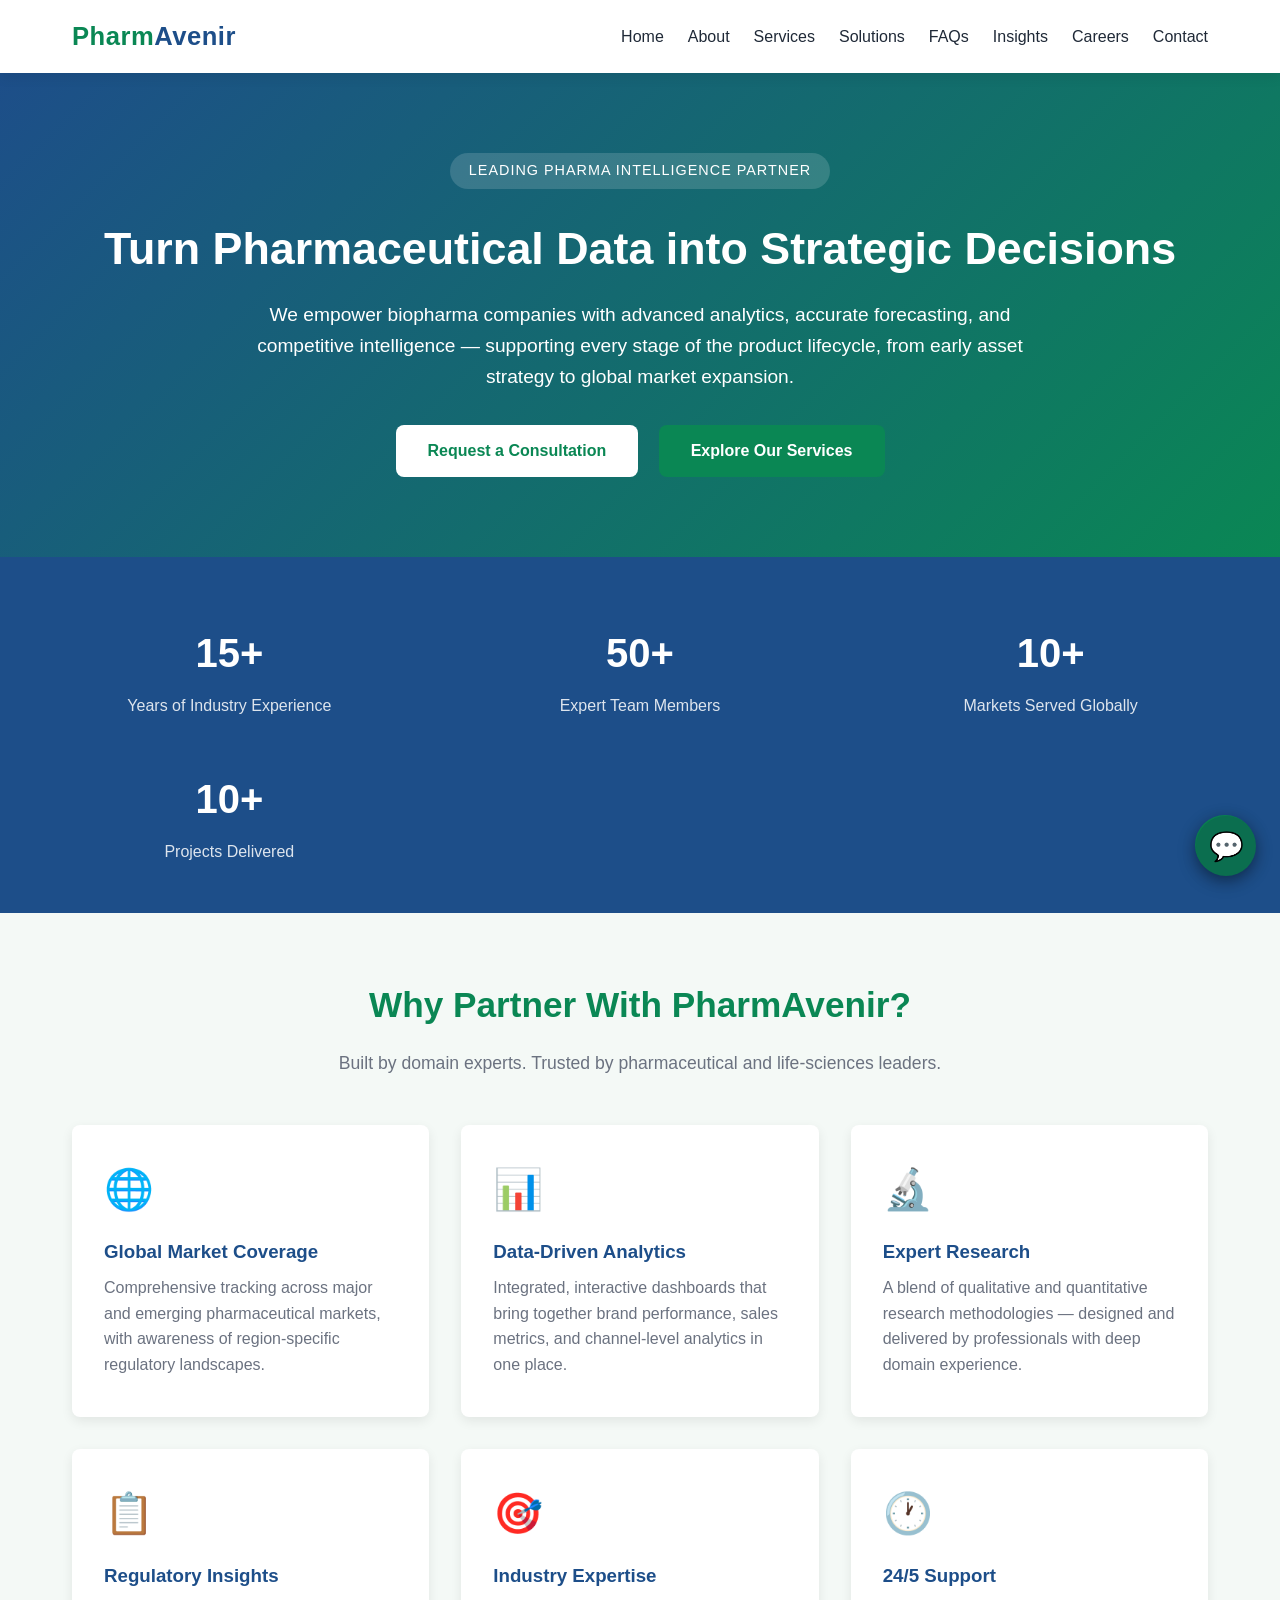
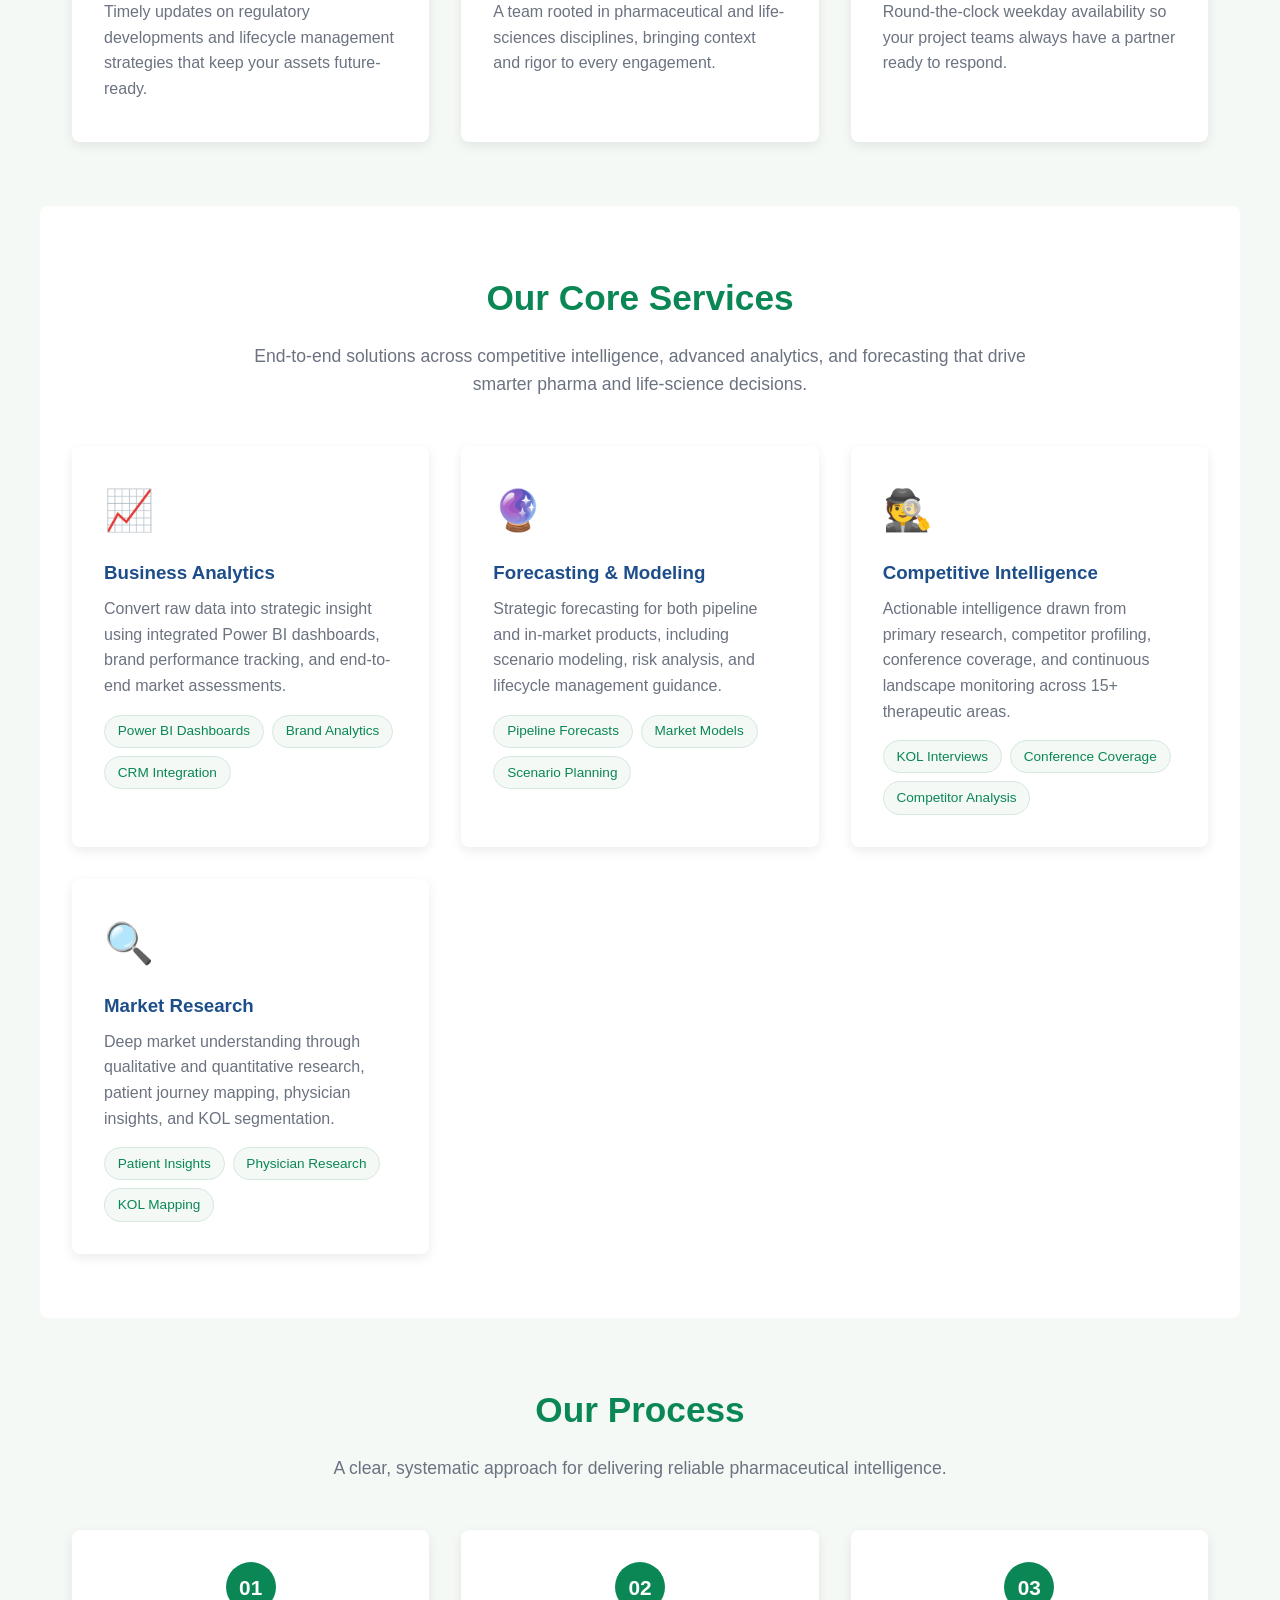
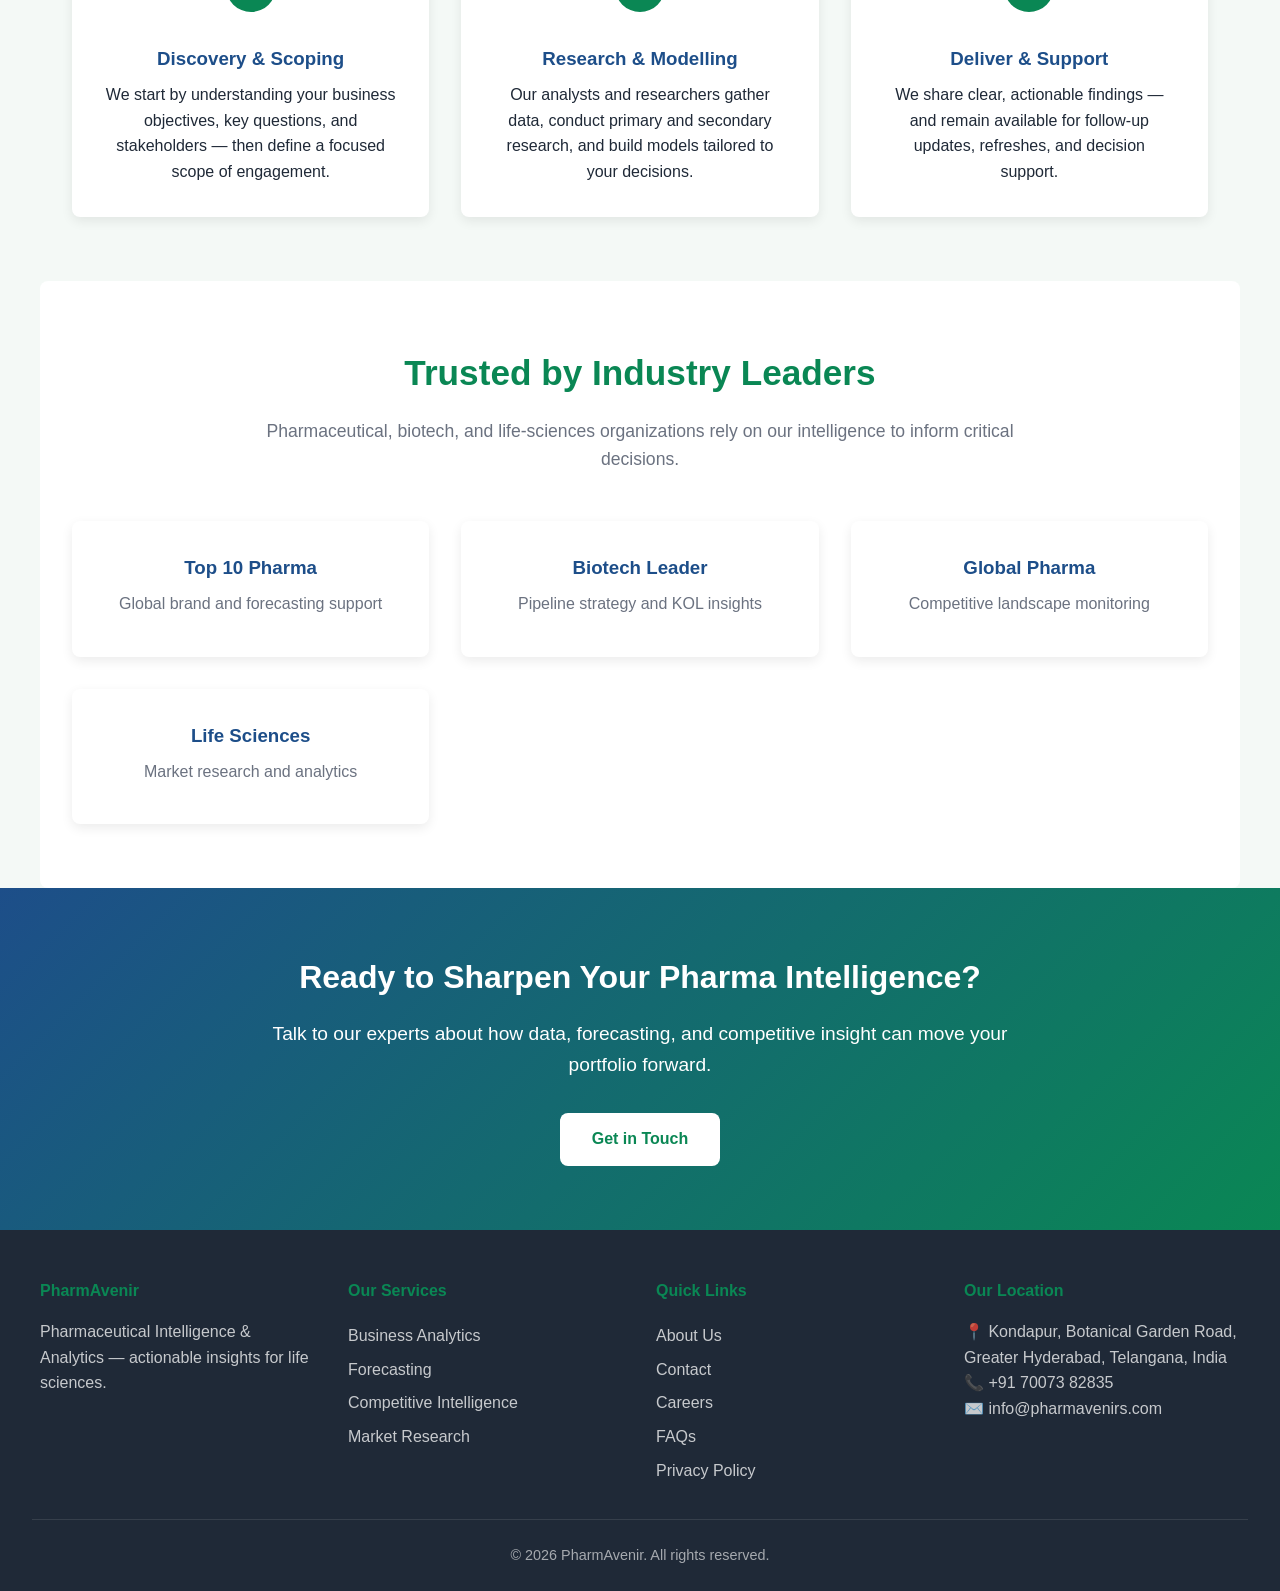
<file: index.html>
<!DOCTYPE html>
<html lang="en">
<head>
<meta charset="UTF-8">
<meta name="viewport" content="width=device-width, initial-scale=1.0">
<title>PharmAvenir — Pharmaceutical Intelligence & Analytics</title>
<meta name="description" content="PharmAvenir is a leading pharmaceutical intelligence partner offering competitive intelligence, advanced analytics, forecasting, and market research for biopharma companies worldwide.">
<link rel="stylesheet" href="styles.css">
</head>
<body>

<header>
  <div class="nav-container">
    <a href="index.html" class="logo">Pharm<span>Avenir</span></a>
    <nav>
      <ul>
        <li><a href="index.html">Home</a></li>
        <li><a href="about.html">About</a></li>
        <li><a href="services.html">Services</a></li>
        <li><a href="products.html">Solutions</a></li>
        <li><a href="faqs.html">FAQs</a></li>
        <li><a href="blog.html">Insights</a></li>
        <li><a href="careers.html">Careers</a></li>
        <li><a href="contact.html">Contact</a></li>
      </ul>
    </nav>
  </div>
</header>

<section class="hero">
  <span class="tag">LEADING PHARMA INTELLIGENCE PARTNER</span>
  <h1>Turn Pharmaceutical Data into Strategic Decisions</h1>
  <p>We empower biopharma companies with advanced analytics, accurate forecasting, and competitive intelligence — supporting every stage of the product lifecycle, from early asset strategy to global market expansion.</p>
  <a href="contact.html" class="btn">Request a Consultation</a>
  <a href="services.html" class="btn btn-primary" style="margin-left:1rem;">Explore Our Services</a>
</section>

<section class="stats">
  <div class="grid">
    <div><h3>15+</h3><p>Years of Industry Experience</p></div>
    <div><h3>50+</h3><p>Expert Team Members</p></div>
    <div><h3>10+</h3><p>Markets Served Globally</p></div>
    <div><h3>10+</h3><p>Projects Delivered</p></div>
  </div>
</section>

<section class="content">
  <h2>Why Partner With PharmAvenir?</h2>
  <p class="subtitle">Built by domain experts. Trusted by pharmaceutical and life-sciences leaders.</p>

  <div class="grid">
    <div class="card">
      <div class="icon">🌐</div>
      <h3>Global Market Coverage</h3>
      <p>Comprehensive tracking across major and emerging pharmaceutical markets, with awareness of region-specific regulatory landscapes.</p>
    </div>
    <div class="card">
      <div class="icon">📊</div>
      <h3>Data-Driven Analytics</h3>
      <p>Integrated, interactive dashboards that bring together brand performance, sales metrics, and channel-level analytics in one place.</p>
    </div>
    <div class="card">
      <div class="icon">🔬</div>
      <h3>Expert Research</h3>
      <p>A blend of qualitative and quantitative research methodologies — designed and delivered by professionals with deep domain experience.</p>
    </div>
    <div class="card">
      <div class="icon">📋</div>
      <h3>Regulatory Insights</h3>
      <p>Timely updates on regulatory developments and lifecycle management strategies that keep your assets future-ready.</p>
    </div>
    <div class="card">
      <div class="icon">🎯</div>
      <h3>Industry Expertise</h3>
      <p>A team rooted in pharmaceutical and life-sciences disciplines, bringing context and rigor to every engagement.</p>
    </div>
    <div class="card">
      <div class="icon">🕐</div>
      <h3>24/5 Support</h3>
      <p>Round-the-clock weekday availability so your project teams always have a partner ready to respond.</p>
    </div>
  </div>
</section>

<section class="content" style="background:var(--white); border-radius:var(--radius);">
  <h2>Our Core Services</h2>
  <p class="subtitle">End-to-end solutions across competitive intelligence, advanced analytics, and forecasting that drive smarter pharma and life-science decisions.</p>

  <div class="grid">

    <div class="card">
      <div class="icon">📈</div>
      <h3>Business Analytics</h3>
      <p>Convert raw data into strategic insight using integrated Power BI dashboards, brand performance tracking, and end-to-end market assessments.</p>
      <div class="tags">
        <span>Power BI Dashboards</span>
        <span>Brand Analytics</span>
        <span>CRM Integration</span>
      </div>
    </div>

    <div class="card">
      <div class="icon">🔮</div>
      <h3>Forecasting & Modeling</h3>
      <p>Strategic forecasting for both pipeline and in-market products, including scenario modeling, risk analysis, and lifecycle management guidance.</p>
      <div class="tags">
        <span>Pipeline Forecasts</span>
        <span>Market Models</span>
        <span>Scenario Planning</span>
      </div>
    </div>

    <div class="card">
      <div class="icon">🕵️</div>
      <h3>Competitive Intelligence</h3>
      <p>Actionable intelligence drawn from primary research, competitor profiling, conference coverage, and continuous landscape monitoring across 15+ therapeutic areas.</p>
      <div class="tags">
        <span>KOL Interviews</span>
        <span>Conference Coverage</span>
        <span>Competitor Analysis</span>
      </div>
    </div>

    <div class="card">
      <div class="icon">🔍</div>
      <h3>Market Research</h3>
      <p>Deep market understanding through qualitative and quantitative research, patient journey mapping, physician insights, and KOL segmentation.</p>
      <div class="tags">
        <span>Patient Insights</span>
        <span>Physician Research</span>
        <span>KOL Mapping</span>
      </div>
    </div>

  </div>
</section>

<section class="content">
  <h2>Our Process</h2>
  <p class="subtitle">A clear, systematic approach for delivering reliable pharmaceutical intelligence.</p>

  <div class="process">
    <div class="step">
      <div class="num">01</div>
      <h3>Discovery & Scoping</h3>
      <p>We start by understanding your business objectives, key questions, and stakeholders — then define a focused scope of engagement.</p>
    </div>
    <div class="step">
      <div class="num">02</div>
      <h3>Research & Modelling</h3>
      <p>Our analysts and researchers gather data, conduct primary and secondary research, and build models tailored to your decisions.</p>
    </div>
    <div class="step">
      <div class="num">03</div>
      <h3>Deliver & Support</h3>
      <p>We share clear, actionable findings — and remain available for follow-up updates, refreshes, and decision support.</p>
    </div>
  </div>
</section>

<section class="content" style="background:var(--white); border-radius:var(--radius);">
  <h2>Trusted by Industry Leaders</h2>
  <p class="subtitle">Pharmaceutical, biotech, and life-sciences organizations rely on our intelligence to inform critical decisions.</p>
  <div class="grid" style="text-align:center;">
    <div class="card"><h3>Top 10 Pharma</h3><p>Global brand and forecasting support</p></div>
    <div class="card"><h3>Biotech Leader</h3><p>Pipeline strategy and KOL insights</p></div>
    <div class="card"><h3>Global Pharma</h3><p>Competitive landscape monitoring</p></div>
    <div class="card"><h3>Life Sciences</h3><p>Market research and analytics</p></div>
  </div>
</section>

<section class="hero" style="padding:4rem 2rem;">
  <h1 style="font-size:2rem;">Ready to Sharpen Your Pharma Intelligence?</h1>
  <p>Talk to our experts about how data, forecasting, and competitive insight can move your portfolio forward.</p>
  <a href="contact.html" class="btn">Get in Touch</a>
</section>

<a class="chatbot-bubble" href="#" title="Chat with PharmaBot">💬</a>

<footer>
  <div class="footer-grid">
    <div>
      <h4>PharmAvenir</h4>
      <p style="color:rgba(255,255,255,0.75);">Pharmaceutical Intelligence & Analytics — actionable insights for life sciences.</p>
    </div>
    <div>
      <h4>Our Services</h4>
      <a href="services.html">Business Analytics</a>
      <a href="services.html">Forecasting</a>
      <a href="services.html">Competitive Intelligence</a>
      <a href="services.html">Market Research</a>
    </div>
    <div>
      <h4>Quick Links</h4>
      <a href="about.html">About Us</a>
      <a href="contact.html">Contact</a>
      <a href="careers.html">Careers</a>
      <a href="faqs.html">FAQs</a>
      <a href="privacy.html">Privacy Policy</a>
    </div>
    <div>
      <h4>Our Location</h4>
      <p style="color:rgba(255,255,255,0.75);">📍 Kondapur, Botanical Garden Road,<br>Greater Hyderabad, Telangana, India</p>
      <p style="color:rgba(255,255,255,0.75);">📞 +91 70073 82835</p>
      <p style="color:rgba(255,255,255,0.75);">✉️ info@pharmavenirs.com</p>
    </div>
  </div>
  <div class="footer-bottom">
    &copy; 2026 PharmAvenir. All rights reserved.
  </div>
</footer>

<script src="js/chatbot.js"></script>
</body>
</html>
</file>
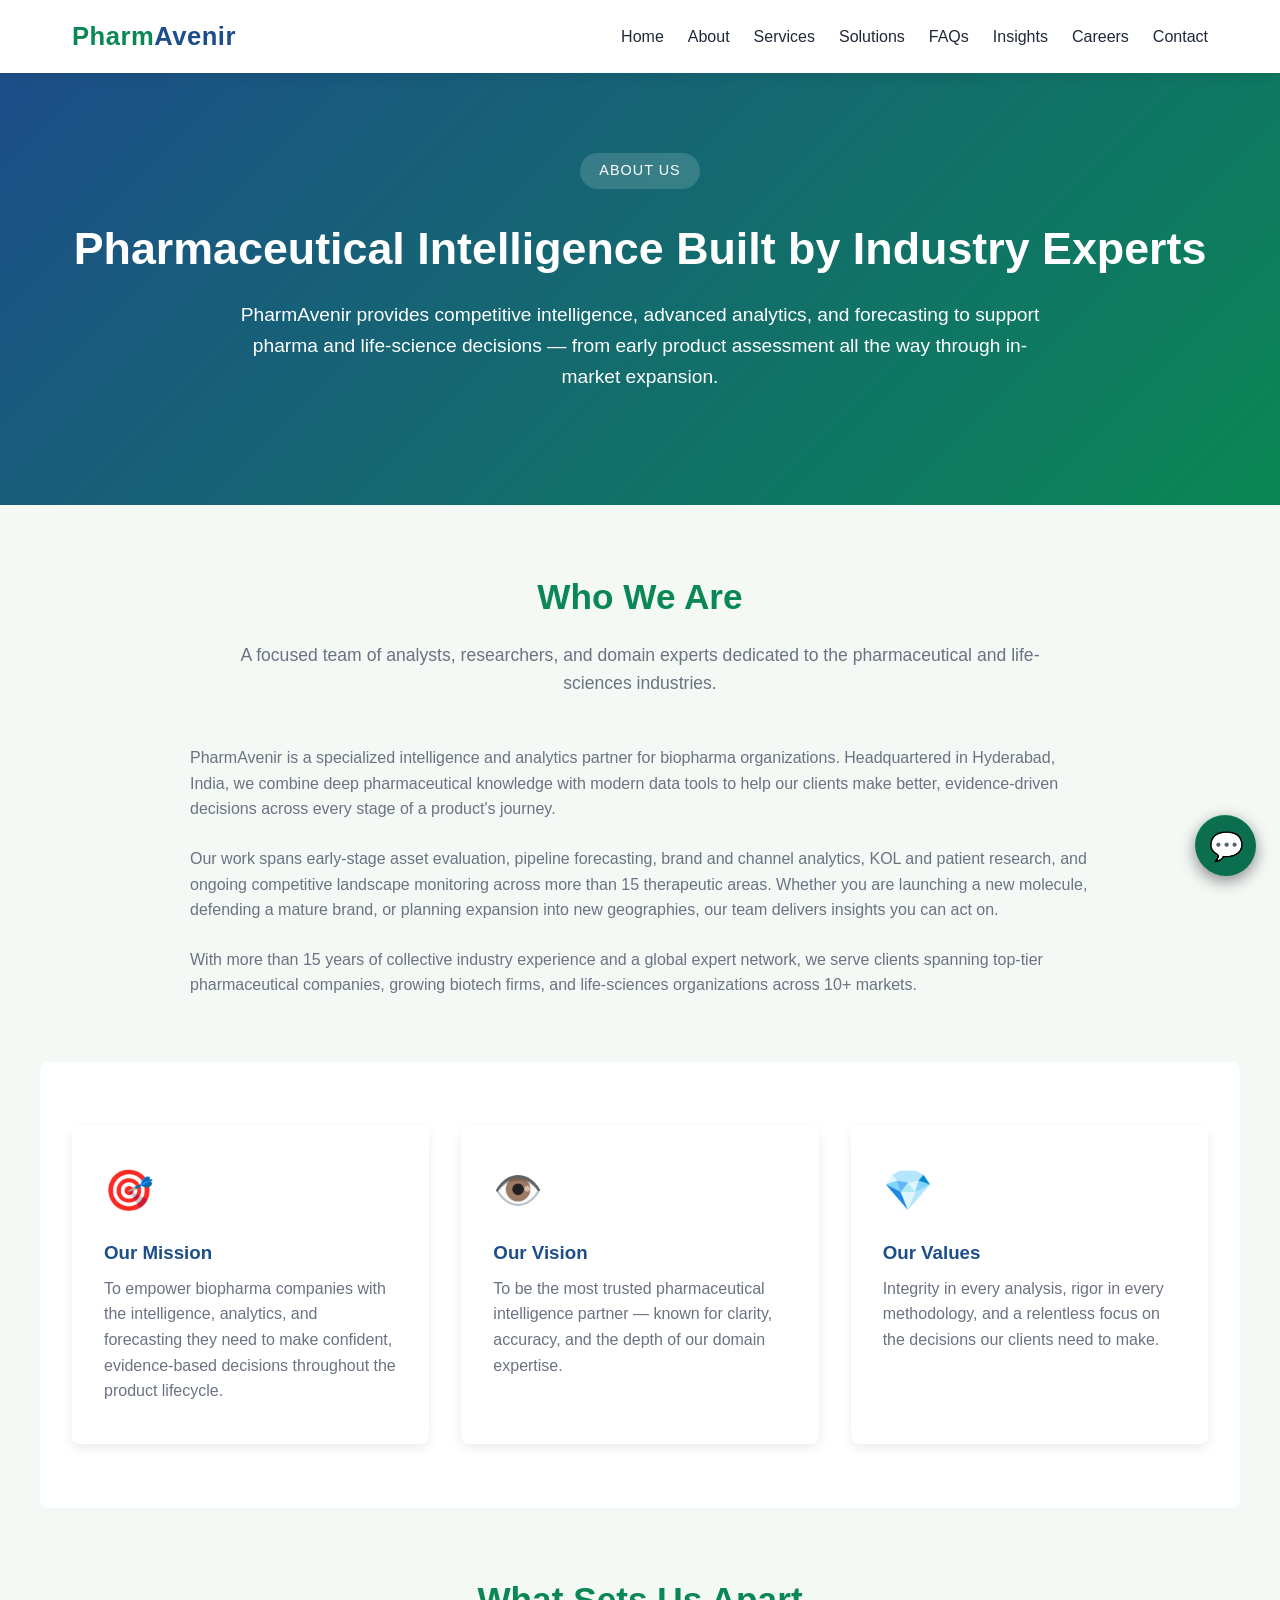
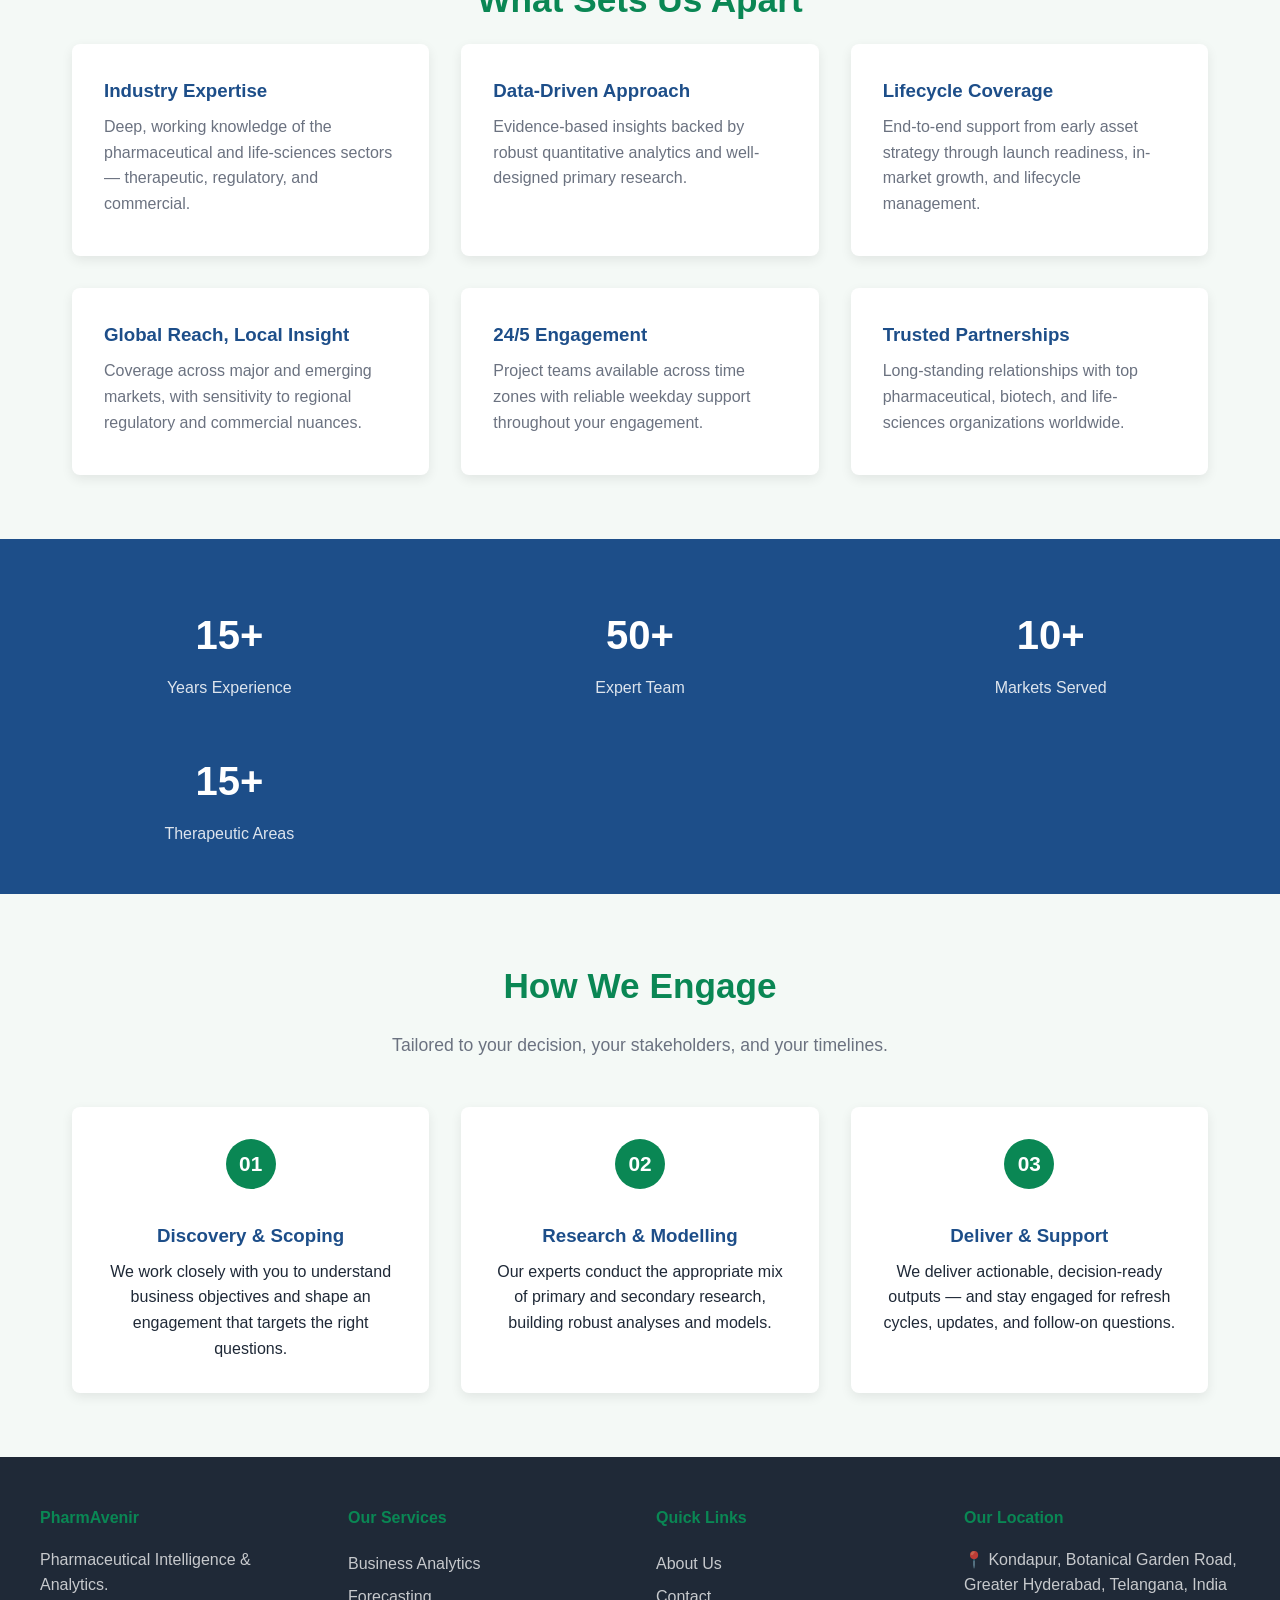
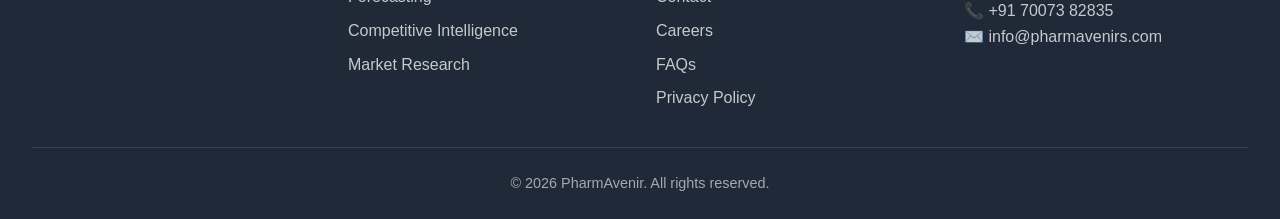
<file: about.html>
<!DOCTYPE html>
<html lang="en">
<head>
<meta charset="UTF-8">
<meta name="viewport" content="width=device-width, initial-scale=1.0">
<title>About Us — PharmAvenir</title>
<meta name="description" content="PharmAvenir is a pharmaceutical intelligence and analytics consultancy headquartered in Hyderabad, India, supporting biopharma decisions across the product lifecycle.">
<link rel="stylesheet" href="styles.css">
</head>
<body>

<header>
  <div class="nav-container">
    <a href="index.html" class="logo">Pharm<span>Avenir</span></a>
    <nav>
      <ul>
        <li><a href="index.html">Home</a></li>
        <li><a href="about.html">About</a></li>
        <li><a href="services.html">Services</a></li>
        <li><a href="products.html">Solutions</a></li>
        <li><a href="faqs.html">FAQs</a></li>
        <li><a href="blog.html">Insights</a></li>
        <li><a href="careers.html">Careers</a></li>
        <li><a href="contact.html">Contact</a></li>
      </ul>
    </nav>
  </div>
</header>

<section class="hero">
  <span class="tag">ABOUT US</span>
  <h1>Pharmaceutical Intelligence Built by Industry Experts</h1>
  <p>PharmAvenir provides competitive intelligence, advanced analytics, and forecasting to support pharma and life-science decisions — from early product assessment all the way through in-market expansion.</p>
</section>

<section class="content">
  <h2>Who We Are</h2>
  <p class="subtitle">A focused team of analysts, researchers, and domain experts dedicated to the pharmaceutical and life-sciences industries.</p>
  <p style="max-width:900px;margin:0 auto 1.5rem;color:var(--gray);">
    PharmAvenir is a specialized intelligence and analytics partner for biopharma organizations. Headquartered in Hyderabad, India, we combine deep pharmaceutical knowledge with modern data tools to help our clients make better, evidence-driven decisions across every stage of a product's journey.
  </p>
  <p style="max-width:900px;margin:0 auto 1.5rem;color:var(--gray);">
    Our work spans early-stage asset evaluation, pipeline forecasting, brand and channel analytics, KOL and patient research, and ongoing competitive landscape monitoring across more than 15 therapeutic areas. Whether you are launching a new molecule, defending a mature brand, or planning expansion into new geographies, our team delivers insights you can act on.
  </p>
  <p style="max-width:900px;margin:0 auto;color:var(--gray);">
    With more than 15 years of collective industry experience and a global expert network, we serve clients spanning top-tier pharmaceutical companies, growing biotech firms, and life-sciences organizations across 10+ markets.
  </p>
</section>

<section class="content" style="background:var(--white); border-radius:var(--radius);">
  <div class="grid">
    <div class="card">
      <div class="icon">🎯</div>
      <h3>Our Mission</h3>
      <p>To empower biopharma companies with the intelligence, analytics, and forecasting they need to make confident, evidence-based decisions throughout the product lifecycle.</p>
    </div>
    <div class="card">
      <div class="icon">👁️</div>
      <h3>Our Vision</h3>
      <p>To be the most trusted pharmaceutical intelligence partner — known for clarity, accuracy, and the depth of our domain expertise.</p>
    </div>
    <div class="card">
      <div class="icon">💎</div>
      <h3>Our Values</h3>
      <p>Integrity in every analysis, rigor in every methodology, and a relentless focus on the decisions our clients need to make.</p>
    </div>
  </div>
</section>

<section class="content">
  <h2>What Sets Us Apart</h2>
  <div class="grid">
    <div class="card">
      <h3>Industry Expertise</h3>
      <p>Deep, working knowledge of the pharmaceutical and life-sciences sectors — therapeutic, regulatory, and commercial.</p>
    </div>
    <div class="card">
      <h3>Data-Driven Approach</h3>
      <p>Evidence-based insights backed by robust quantitative analytics and well-designed primary research.</p>
    </div>
    <div class="card">
      <h3>Lifecycle Coverage</h3>
      <p>End-to-end support from early asset strategy through launch readiness, in-market growth, and lifecycle management.</p>
    </div>
    <div class="card">
      <h3>Global Reach, Local Insight</h3>
      <p>Coverage across major and emerging markets, with sensitivity to regional regulatory and commercial nuances.</p>
    </div>
    <div class="card">
      <h3>24/5 Engagement</h3>
      <p>Project teams available across time zones with reliable weekday support throughout your engagement.</p>
    </div>
    <div class="card">
      <h3>Trusted Partnerships</h3>
      <p>Long-standing relationships with top pharmaceutical, biotech, and life-sciences organizations worldwide.</p>
    </div>
  </div>
</section>

<section class="stats">
  <div class="grid">
    <div><h3>15+</h3><p>Years Experience</p></div>
    <div><h3>50+</h3><p>Expert Team</p></div>
    <div><h3>10+</h3><p>Markets Served</p></div>
    <div><h3>15+</h3><p>Therapeutic Areas</p></div>
  </div>
</section>

<section class="content">
  <h2>How We Engage</h2>
  <p class="subtitle">Tailored to your decision, your stakeholders, and your timelines.</p>
  <div class="process">
    <div class="step">
      <div class="num">01</div>
      <h3>Discovery & Scoping</h3>
      <p>We work closely with you to understand business objectives and shape an engagement that targets the right questions.</p>
    </div>
    <div class="step">
      <div class="num">02</div>
      <h3>Research & Modelling</h3>
      <p>Our experts conduct the appropriate mix of primary and secondary research, building robust analyses and models.</p>
    </div>
    <div class="step">
      <div class="num">03</div>
      <h3>Deliver & Support</h3>
      <p>We deliver actionable, decision-ready outputs — and stay engaged for refresh cycles, updates, and follow-on questions.</p>
    </div>
  </div>
</section>

<a class="chatbot-bubble" href="#" title="Chat with PharmaBot">💬</a>

<footer>
  <div class="footer-grid">
    <div><h4>PharmAvenir</h4><p style="color:rgba(255,255,255,0.75);">Pharmaceutical Intelligence & Analytics.</p></div>
    <div><h4>Our Services</h4><a href="services.html">Business Analytics</a><a href="services.html">Forecasting</a><a href="services.html">Competitive Intelligence</a><a href="services.html">Market Research</a></div>
    <div><h4>Quick Links</h4><a href="about.html">About Us</a><a href="contact.html">Contact</a><a href="careers.html">Careers</a><a href="faqs.html">FAQs</a><a href="privacy.html">Privacy Policy</a></div>
    <div><h4>Our Location</h4><p style="color:rgba(255,255,255,0.75);">📍 Kondapur, Botanical Garden Road,<br>Greater Hyderabad, Telangana, India</p><p style="color:rgba(255,255,255,0.75);">📞 +91 70073 82835</p><p style="color:rgba(255,255,255,0.75);">✉️ info@pharmavenirs.com</p></div>
  </div>
  <div class="footer-bottom">&copy; 2026 PharmAvenir. All rights reserved.</div>
</footer>

<script src="js/chatbot.js"></script>
</body>
</html>
</file>
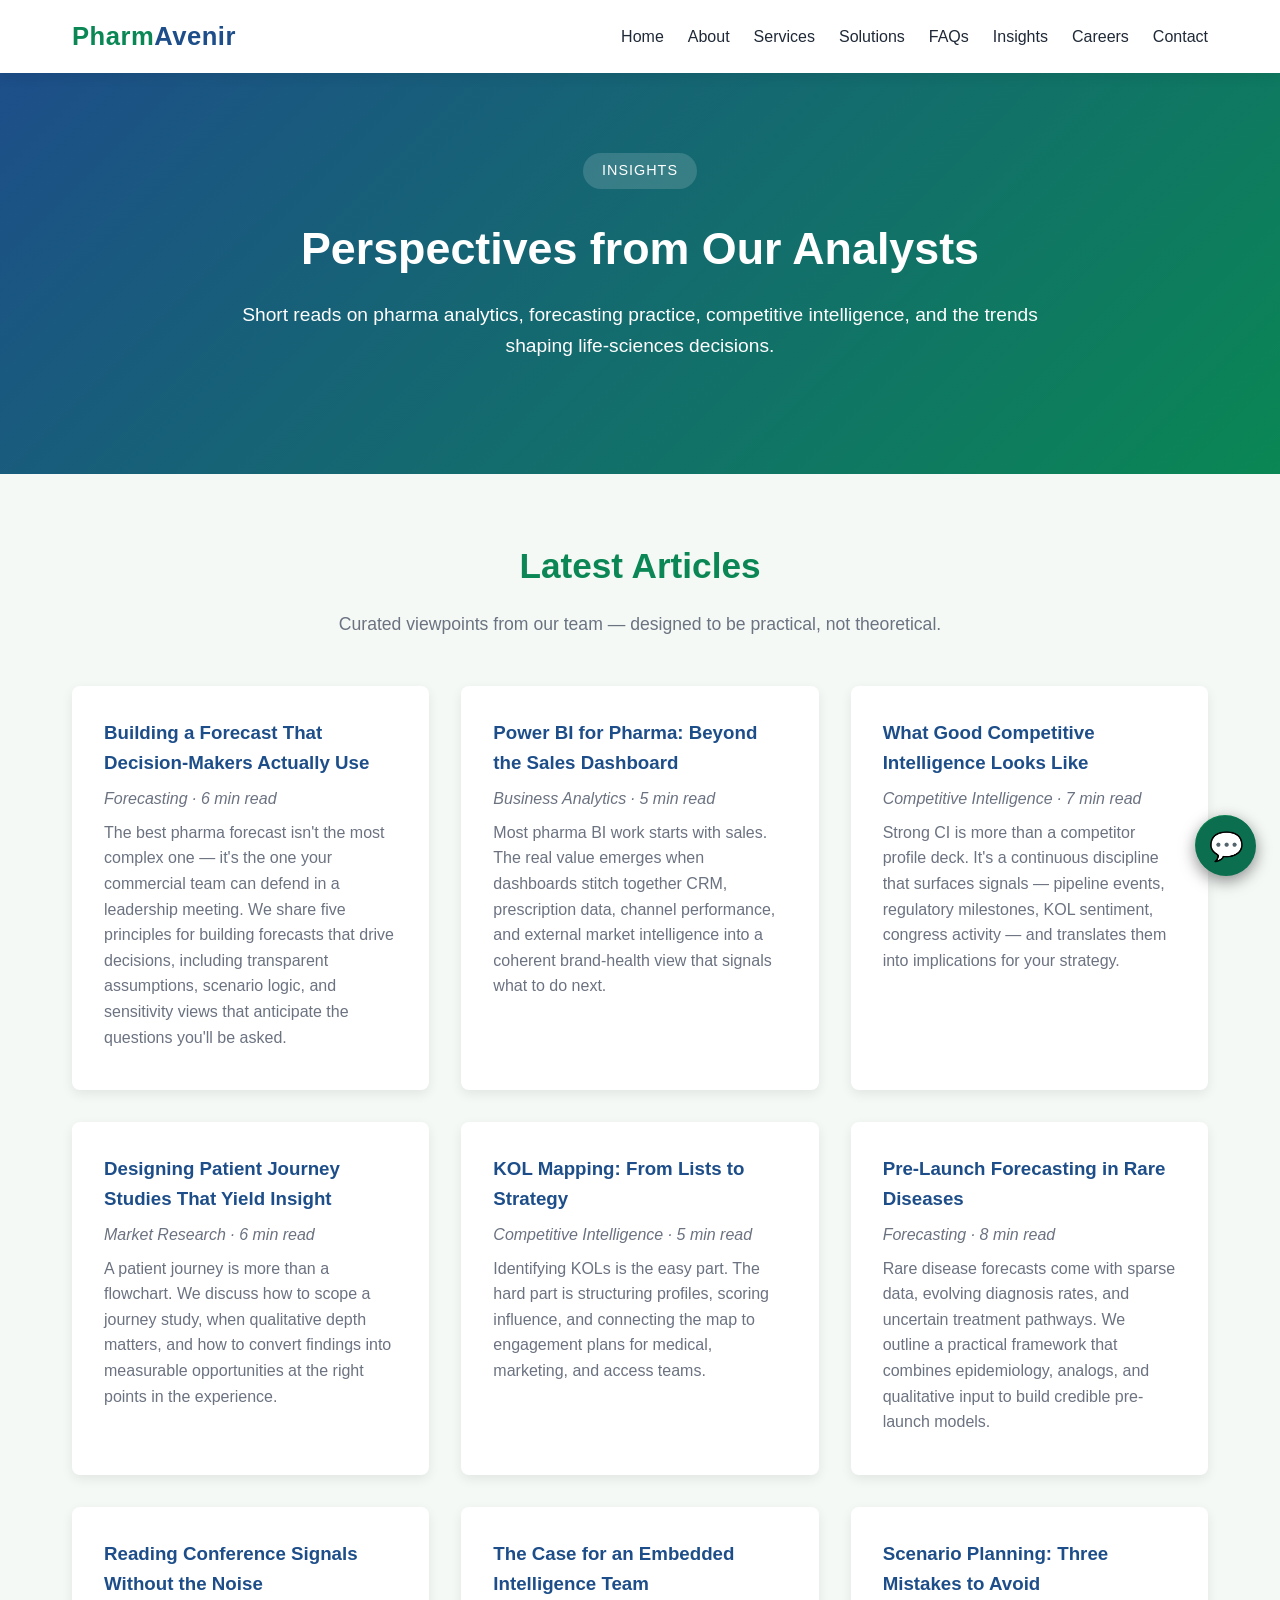
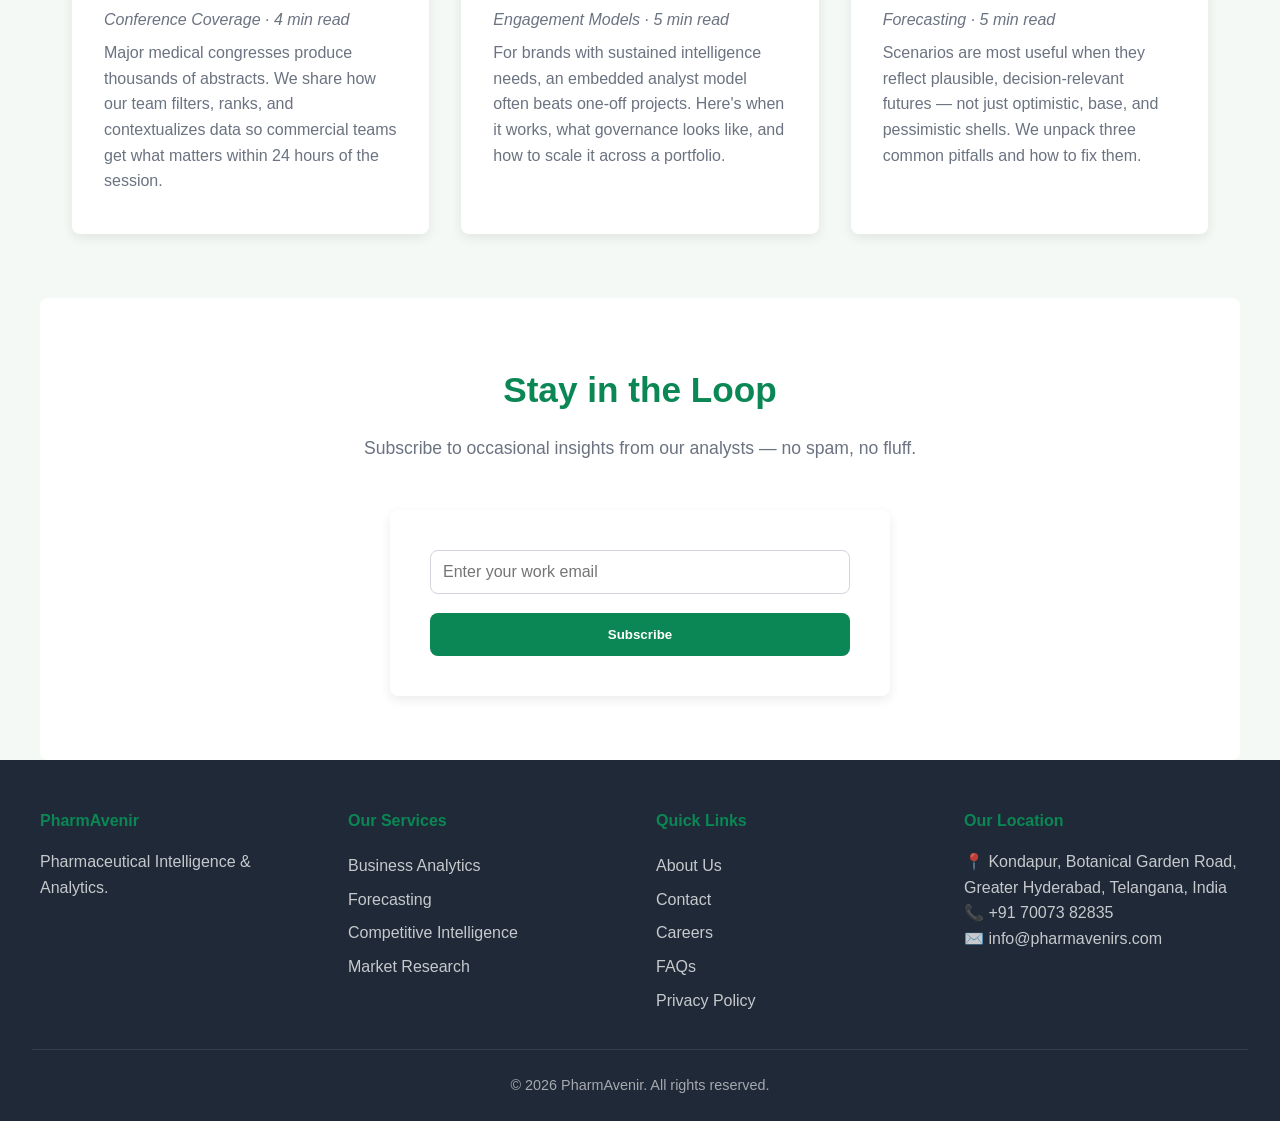
<file: blog.html>
<!DOCTYPE html>
<html lang="en">
<head>
<meta charset="UTF-8">
<meta name="viewport" content="width=device-width, initial-scale=1.0">
<title>Insights — PharmAvenir</title>
<meta name="description" content="Articles and perspectives from PharmAvenir's analysts on pharma analytics, forecasting, competitive intelligence, market research, and life-sciences strategy.">
<link rel="stylesheet" href="styles.css">
</head>
<body>

<header>
  <div class="nav-container">
    <a href="index.html" class="logo">Pharm<span>Avenir</span></a>
    <nav>
      <ul>
        <li><a href="index.html">Home</a></li>
        <li><a href="about.html">About</a></li>
        <li><a href="services.html">Services</a></li>
        <li><a href="products.html">Solutions</a></li>
        <li><a href="faqs.html">FAQs</a></li>
        <li><a href="blog.html">Insights</a></li>
        <li><a href="careers.html">Careers</a></li>
        <li><a href="contact.html">Contact</a></li>
      </ul>
    </nav>
  </div>
</header>

<section class="hero">
  <span class="tag">INSIGHTS</span>
  <h1>Perspectives from Our Analysts</h1>
  <p>Short reads on pharma analytics, forecasting practice, competitive intelligence, and the trends shaping life-sciences decisions.</p>
</section>

<section class="content">
  <h2>Latest Articles</h2>
  <p class="subtitle">Curated viewpoints from our team — designed to be practical, not theoretical.</p>

  <div class="grid">

    <div class="card">
      <h3>Building a Forecast That Decision-Makers Actually Use</h3>
      <p><em>Forecasting · 6 min read</em></p>
      <p>The best pharma forecast isn't the most complex one — it's the one your commercial team can defend in a leadership meeting. We share five principles for building forecasts that drive decisions, including transparent assumptions, scenario logic, and sensitivity views that anticipate the questions you'll be asked.</p>
    </div>

    <div class="card">
      <h3>Power BI for Pharma: Beyond the Sales Dashboard</h3>
      <p><em>Business Analytics · 5 min read</em></p>
      <p>Most pharma BI work starts with sales. The real value emerges when dashboards stitch together CRM, prescription data, channel performance, and external market intelligence into a coherent brand-health view that signals what to do next.</p>
    </div>

    <div class="card">
      <h3>What Good Competitive Intelligence Looks Like</h3>
      <p><em>Competitive Intelligence · 7 min read</em></p>
      <p>Strong CI is more than a competitor profile deck. It's a continuous discipline that surfaces signals — pipeline events, regulatory milestones, KOL sentiment, congress activity — and translates them into implications for your strategy.</p>
    </div>

    <div class="card">
      <h3>Designing Patient Journey Studies That Yield Insight</h3>
      <p><em>Market Research · 6 min read</em></p>
      <p>A patient journey is more than a flowchart. We discuss how to scope a journey study, when qualitative depth matters, and how to convert findings into measurable opportunities at the right points in the experience.</p>
    </div>

    <div class="card">
      <h3>KOL Mapping: From Lists to Strategy</h3>
      <p><em>Competitive Intelligence · 5 min read</em></p>
      <p>Identifying KOLs is the easy part. The hard part is structuring profiles, scoring influence, and connecting the map to engagement plans for medical, marketing, and access teams.</p>
    </div>

    <div class="card">
      <h3>Pre-Launch Forecasting in Rare Diseases</h3>
      <p><em>Forecasting · 8 min read</em></p>
      <p>Rare disease forecasts come with sparse data, evolving diagnosis rates, and uncertain treatment pathways. We outline a practical framework that combines epidemiology, analogs, and qualitative input to build credible pre-launch models.</p>
    </div>

    <div class="card">
      <h3>Reading Conference Signals Without the Noise</h3>
      <p><em>Conference Coverage · 4 min read</em></p>
      <p>Major medical congresses produce thousands of abstracts. We share how our team filters, ranks, and contextualizes data so commercial teams get what matters within 24 hours of the session.</p>
    </div>

    <div class="card">
      <h3>The Case for an Embedded Intelligence Team</h3>
      <p><em>Engagement Models · 5 min read</em></p>
      <p>For brands with sustained intelligence needs, an embedded analyst model often beats one-off projects. Here's when it works, what governance looks like, and how to scale it across a portfolio.</p>
    </div>

    <div class="card">
      <h3>Scenario Planning: Three Mistakes to Avoid</h3>
      <p><em>Forecasting · 5 min read</em></p>
      <p>Scenarios are most useful when they reflect plausible, decision-relevant futures — not just optimistic, base, and pessimistic shells. We unpack three common pitfalls and how to fix them.</p>
    </div>

  </div>
</section>

<section class="content" style="background:var(--white); border-radius:var(--radius); text-align:center;">
  <h2>Stay in the Loop</h2>
  <p class="subtitle">Subscribe to occasional insights from our analysts — no spam, no fluff.</p>
  <div class="form-container" style="max-width:500px;">
    <form>
      <div class="form-group">
        <input type="email" placeholder="Enter your work email" required>
      </div>
      <button type="submit" class="btn btn-primary" style="width:100%;">Subscribe</button>
    </form>
  </div>
</section>

<a class="chatbot-bubble" href="#" title="Chat with PharmaBot">💬</a>

<footer>
  <div class="footer-grid">
    <div><h4>PharmAvenir</h4><p style="color:rgba(255,255,255,0.75);">Pharmaceutical Intelligence & Analytics.</p></div>
    <div><h4>Our Services</h4><a href="services.html">Business Analytics</a><a href="services.html">Forecasting</a><a href="services.html">Competitive Intelligence</a><a href="services.html">Market Research</a></div>
    <div><h4>Quick Links</h4><a href="about.html">About Us</a><a href="contact.html">Contact</a><a href="careers.html">Careers</a><a href="faqs.html">FAQs</a><a href="privacy.html">Privacy Policy</a></div>
    <div><h4>Our Location</h4><p style="color:rgba(255,255,255,0.75);">📍 Kondapur, Botanical Garden Road,<br>Greater Hyderabad, Telangana, India</p><p style="color:rgba(255,255,255,0.75);">📞 +91 70073 82835</p><p style="color:rgba(255,255,255,0.75);">✉️ info@pharmavenirs.com</p></div>
  </div>
  <div class="footer-bottom">&copy; 2026 PharmAvenir. All rights reserved.</div>
</footer>

<script src="js/chatbot.js"></script>
</body>
</html>
</file>
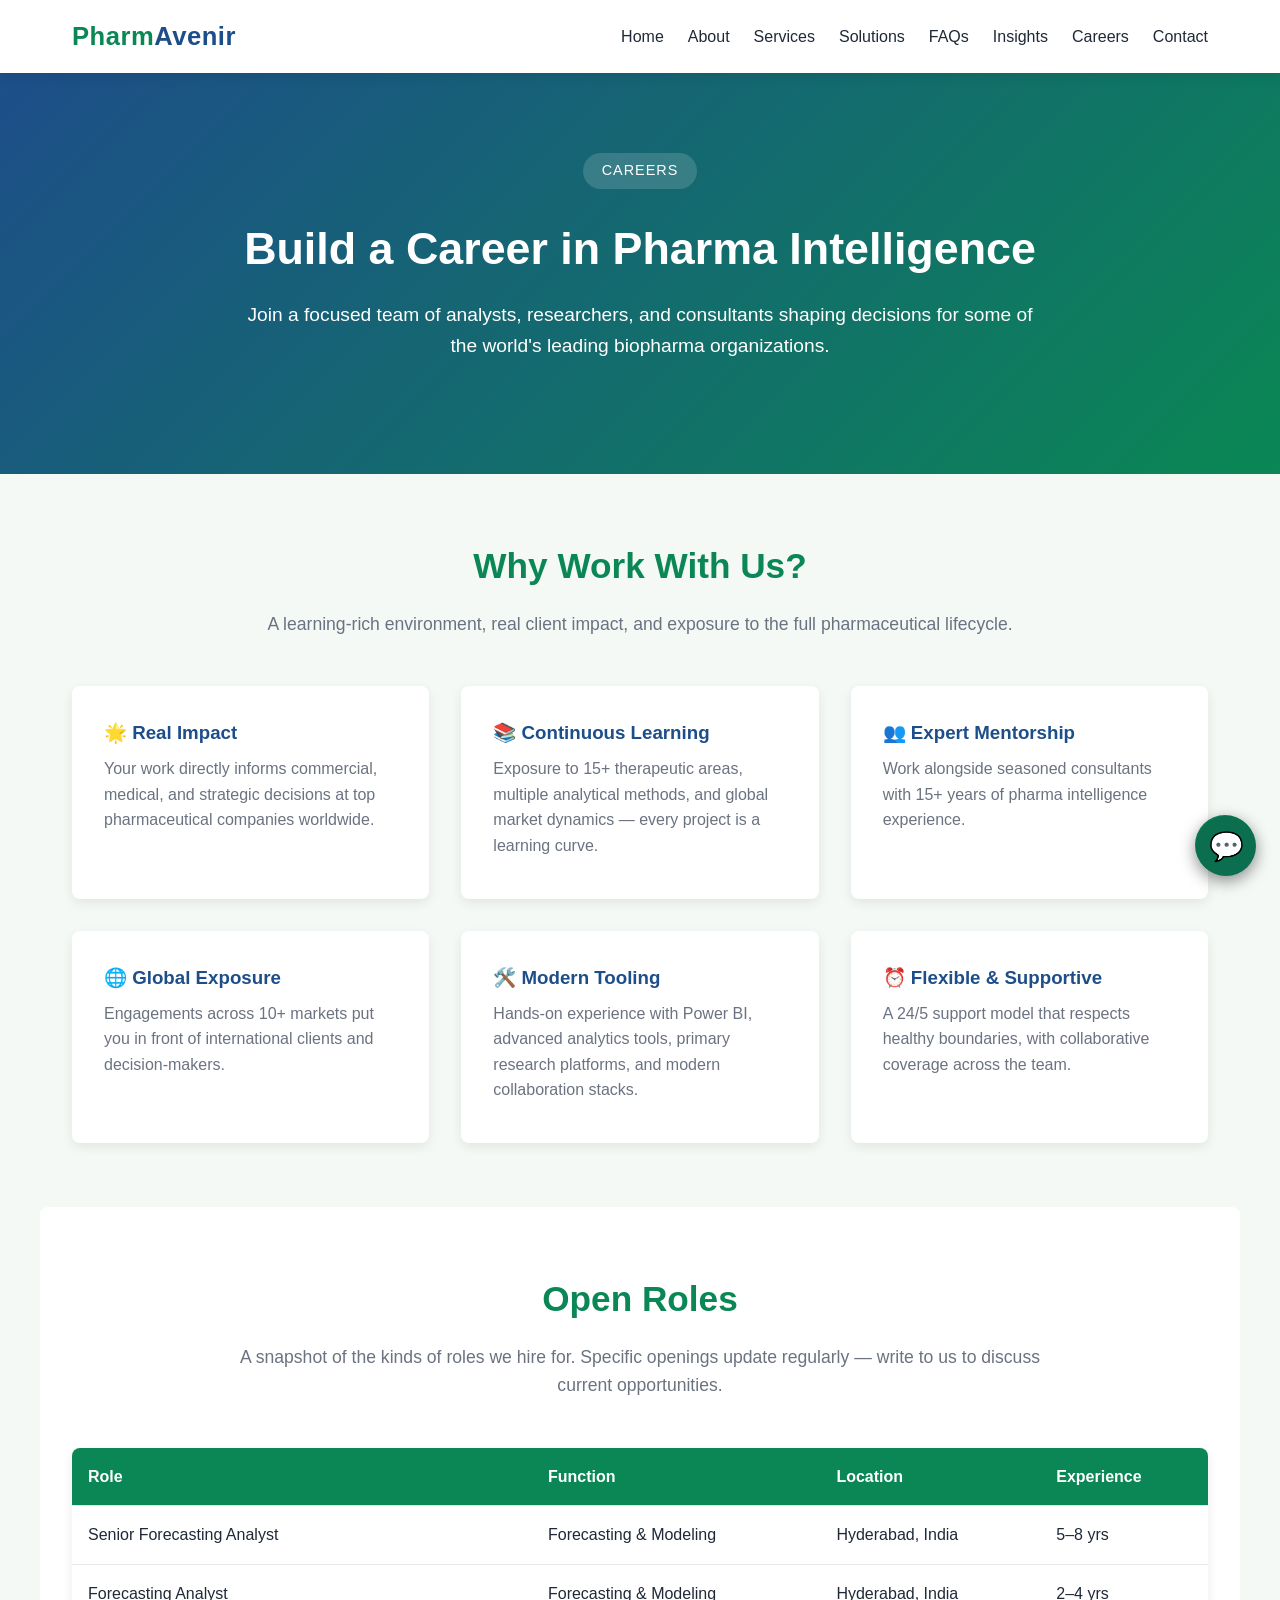
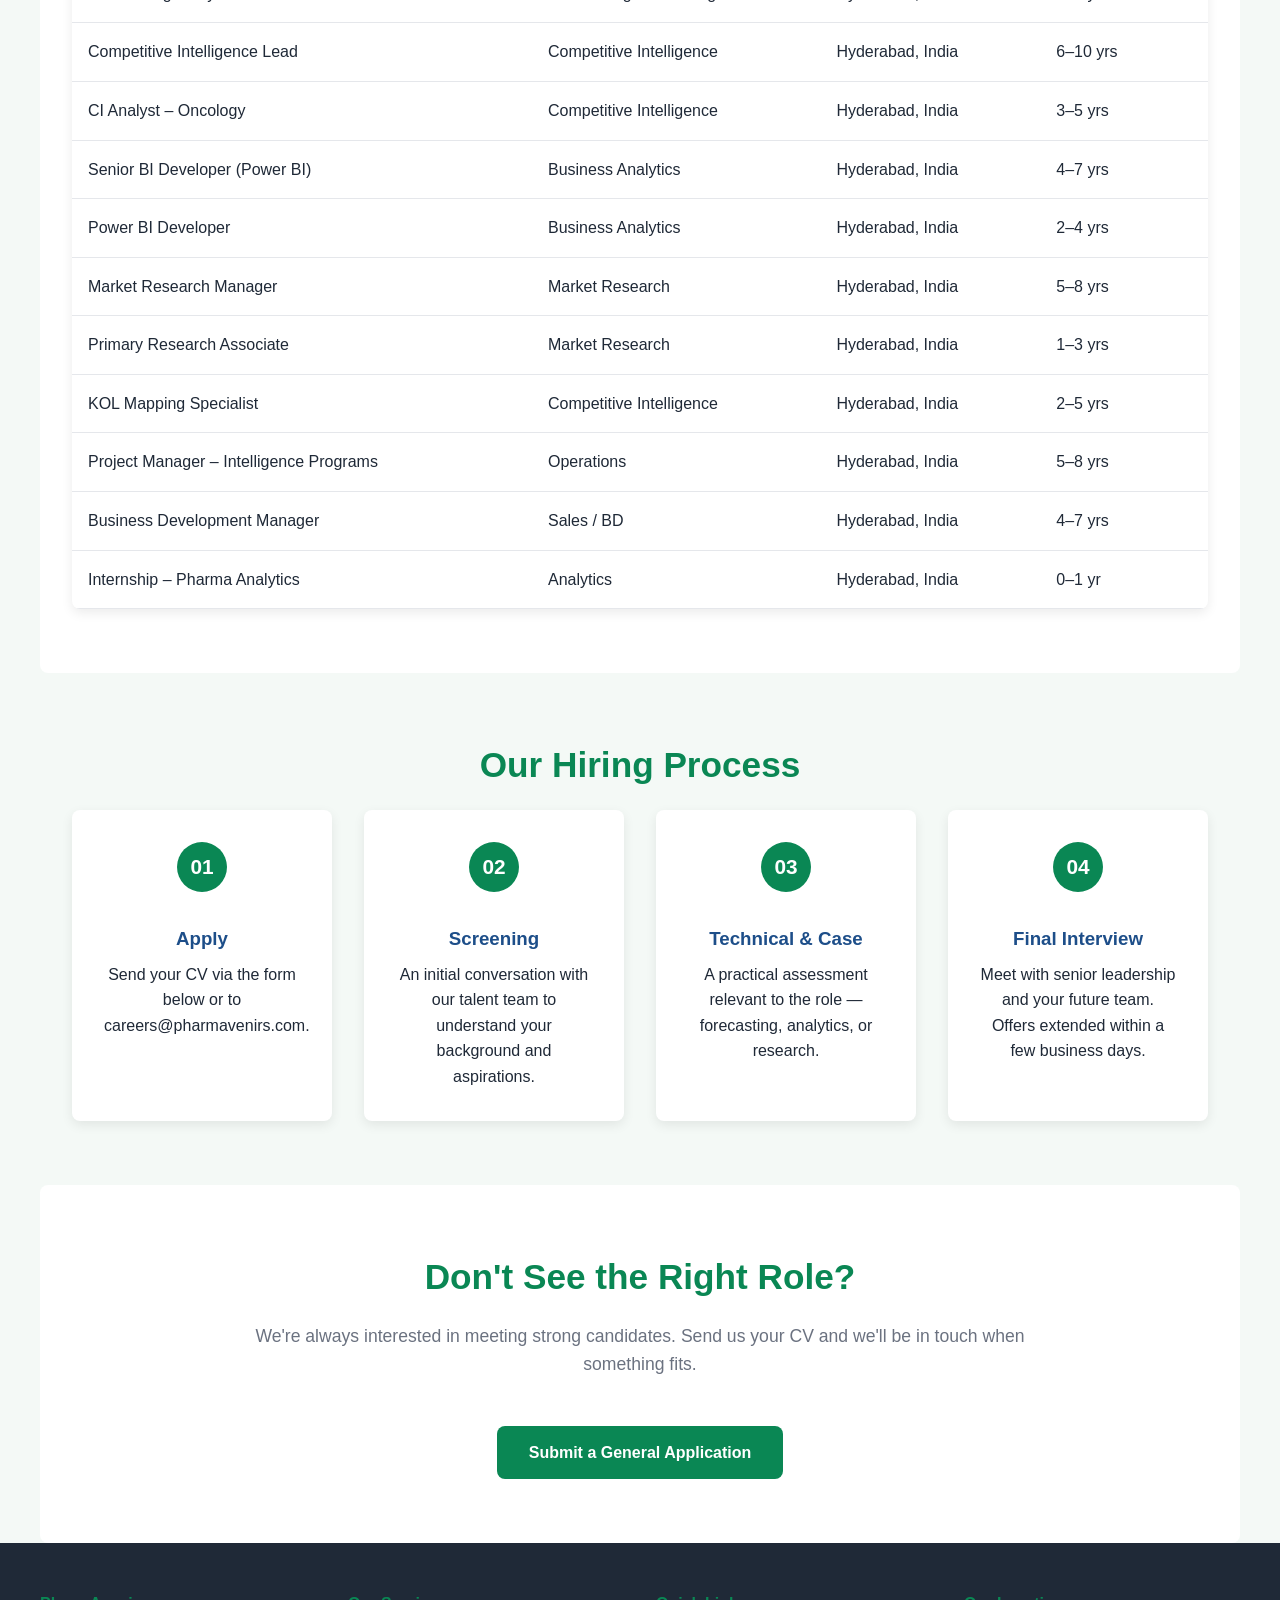
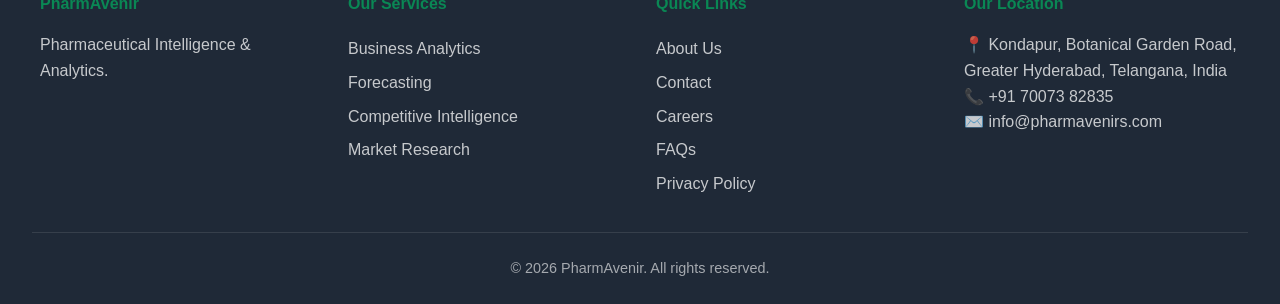
<file: careers.html>
<!DOCTYPE html>
<html lang="en">
<head>
<meta charset="UTF-8">
<meta name="viewport" content="width=device-width, initial-scale=1.0">
<title>Careers — PharmAvenir</title>
<meta name="description" content="Join PharmAvenir — careers in pharma analytics, forecasting, competitive intelligence, market research, and BI development at our Hyderabad office.">
<link rel="stylesheet" href="styles.css">
</head>
<body>

<header>
  <div class="nav-container">
    <a href="index.html" class="logo">Pharm<span>Avenir</span></a>
    <nav>
      <ul>
        <li><a href="index.html">Home</a></li>
        <li><a href="about.html">About</a></li>
        <li><a href="services.html">Services</a></li>
        <li><a href="products.html">Solutions</a></li>
        <li><a href="faqs.html">FAQs</a></li>
        <li><a href="blog.html">Insights</a></li>
        <li><a href="careers.html">Careers</a></li>
        <li><a href="contact.html">Contact</a></li>
      </ul>
    </nav>
  </div>
</header>

<section class="hero">
  <span class="tag">CAREERS</span>
  <h1>Build a Career in Pharma Intelligence</h1>
  <p>Join a focused team of analysts, researchers, and consultants shaping decisions for some of the world's leading biopharma organizations.</p>
</section>

<section class="content">
  <h2>Why Work With Us?</h2>
  <p class="subtitle">A learning-rich environment, real client impact, and exposure to the full pharmaceutical lifecycle.</p>
  <div class="grid">
    <div class="card"><h3>🌟 Real Impact</h3><p>Your work directly informs commercial, medical, and strategic decisions at top pharmaceutical companies worldwide.</p></div>
    <div class="card"><h3>📚 Continuous Learning</h3><p>Exposure to 15+ therapeutic areas, multiple analytical methods, and global market dynamics — every project is a learning curve.</p></div>
    <div class="card"><h3>👥 Expert Mentorship</h3><p>Work alongside seasoned consultants with 15+ years of pharma intelligence experience.</p></div>
    <div class="card"><h3>🌐 Global Exposure</h3><p>Engagements across 10+ markets put you in front of international clients and decision-makers.</p></div>
    <div class="card"><h3>🛠️ Modern Tooling</h3><p>Hands-on experience with Power BI, advanced analytics tools, primary research platforms, and modern collaboration stacks.</p></div>
    <div class="card"><h3>⏰ Flexible & Supportive</h3><p>A 24/5 support model that respects healthy boundaries, with collaborative coverage across the team.</p></div>
  </div>
</section>

<section class="content" style="background:var(--white); border-radius:var(--radius);">
  <h2>Open Roles</h2>
  <p class="subtitle">A snapshot of the kinds of roles we hire for. Specific openings update regularly — write to us to discuss current opportunities.</p>

  <table>
    <thead>
      <tr><th>Role</th><th>Function</th><th>Location</th><th>Experience</th></tr>
    </thead>
    <tbody>
      <tr><td>Senior Forecasting Analyst</td><td>Forecasting & Modeling</td><td>Hyderabad, India</td><td>5–8 yrs</td></tr>
      <tr><td>Forecasting Analyst</td><td>Forecasting & Modeling</td><td>Hyderabad, India</td><td>2–4 yrs</td></tr>
      <tr><td>Competitive Intelligence Lead</td><td>Competitive Intelligence</td><td>Hyderabad, India</td><td>6–10 yrs</td></tr>
      <tr><td>CI Analyst – Oncology</td><td>Competitive Intelligence</td><td>Hyderabad, India</td><td>3–5 yrs</td></tr>
      <tr><td>Senior BI Developer (Power BI)</td><td>Business Analytics</td><td>Hyderabad, India</td><td>4–7 yrs</td></tr>
      <tr><td>Power BI Developer</td><td>Business Analytics</td><td>Hyderabad, India</td><td>2–4 yrs</td></tr>
      <tr><td>Market Research Manager</td><td>Market Research</td><td>Hyderabad, India</td><td>5–8 yrs</td></tr>
      <tr><td>Primary Research Associate</td><td>Market Research</td><td>Hyderabad, India</td><td>1–3 yrs</td></tr>
      <tr><td>KOL Mapping Specialist</td><td>Competitive Intelligence</td><td>Hyderabad, India</td><td>2–5 yrs</td></tr>
      <tr><td>Project Manager – Intelligence Programs</td><td>Operations</td><td>Hyderabad, India</td><td>5–8 yrs</td></tr>
      <tr><td>Business Development Manager</td><td>Sales / BD</td><td>Hyderabad, India</td><td>4–7 yrs</td></tr>
      <tr><td>Internship – Pharma Analytics</td><td>Analytics</td><td>Hyderabad, India</td><td>0–1 yr</td></tr>
    </tbody>
  </table>
</section>

<section class="content">
  <h2>Our Hiring Process</h2>
  <div class="process">
    <div class="step"><div class="num">01</div><h3>Apply</h3><p>Send your CV via the form below or to careers@pharmavenirs.com.</p></div>
    <div class="step"><div class="num">02</div><h3>Screening</h3><p>An initial conversation with our talent team to understand your background and aspirations.</p></div>
    <div class="step"><div class="num">03</div><h3>Technical & Case</h3><p>A practical assessment relevant to the role — forecasting, analytics, or research.</p></div>
    <div class="step"><div class="num">04</div><h3>Final Interview</h3><p>Meet with senior leadership and your future team. Offers extended within a few business days.</p></div>
  </div>
</section>

<section class="content" style="background:var(--white); border-radius:var(--radius); text-align:center;">
  <h2>Don't See the Right Role?</h2>
  <p class="subtitle">We're always interested in meeting strong candidates. Send us your CV and we'll be in touch when something fits.</p>
  <a href="mailto:careers@pharmavenirs.com" class="btn btn-primary">Submit a General Application</a>
</section>

<a class="chatbot-bubble" href="#" title="Chat with PharmaBot">💬</a>

<footer>
  <div class="footer-grid">
    <div><h4>PharmAvenir</h4><p style="color:rgba(255,255,255,0.75);">Pharmaceutical Intelligence & Analytics.</p></div>
    <div><h4>Our Services</h4><a href="services.html">Business Analytics</a><a href="services.html">Forecasting</a><a href="services.html">Competitive Intelligence</a><a href="services.html">Market Research</a></div>
    <div><h4>Quick Links</h4><a href="about.html">About Us</a><a href="contact.html">Contact</a><a href="careers.html">Careers</a><a href="faqs.html">FAQs</a><a href="privacy.html">Privacy Policy</a></div>
    <div><h4>Our Location</h4><p style="color:rgba(255,255,255,0.75);">📍 Kondapur, Botanical Garden Road,<br>Greater Hyderabad, Telangana, India</p><p style="color:rgba(255,255,255,0.75);">📞 +91 70073 82835</p><p style="color:rgba(255,255,255,0.75);">✉️ info@pharmavenirs.com</p></div>
  </div>
  <div class="footer-bottom">&copy; 2026 PharmAvenir. All rights reserved.</div>
</footer>

<script src="js/chatbot.js"></script>
</body>
</html>
</file>
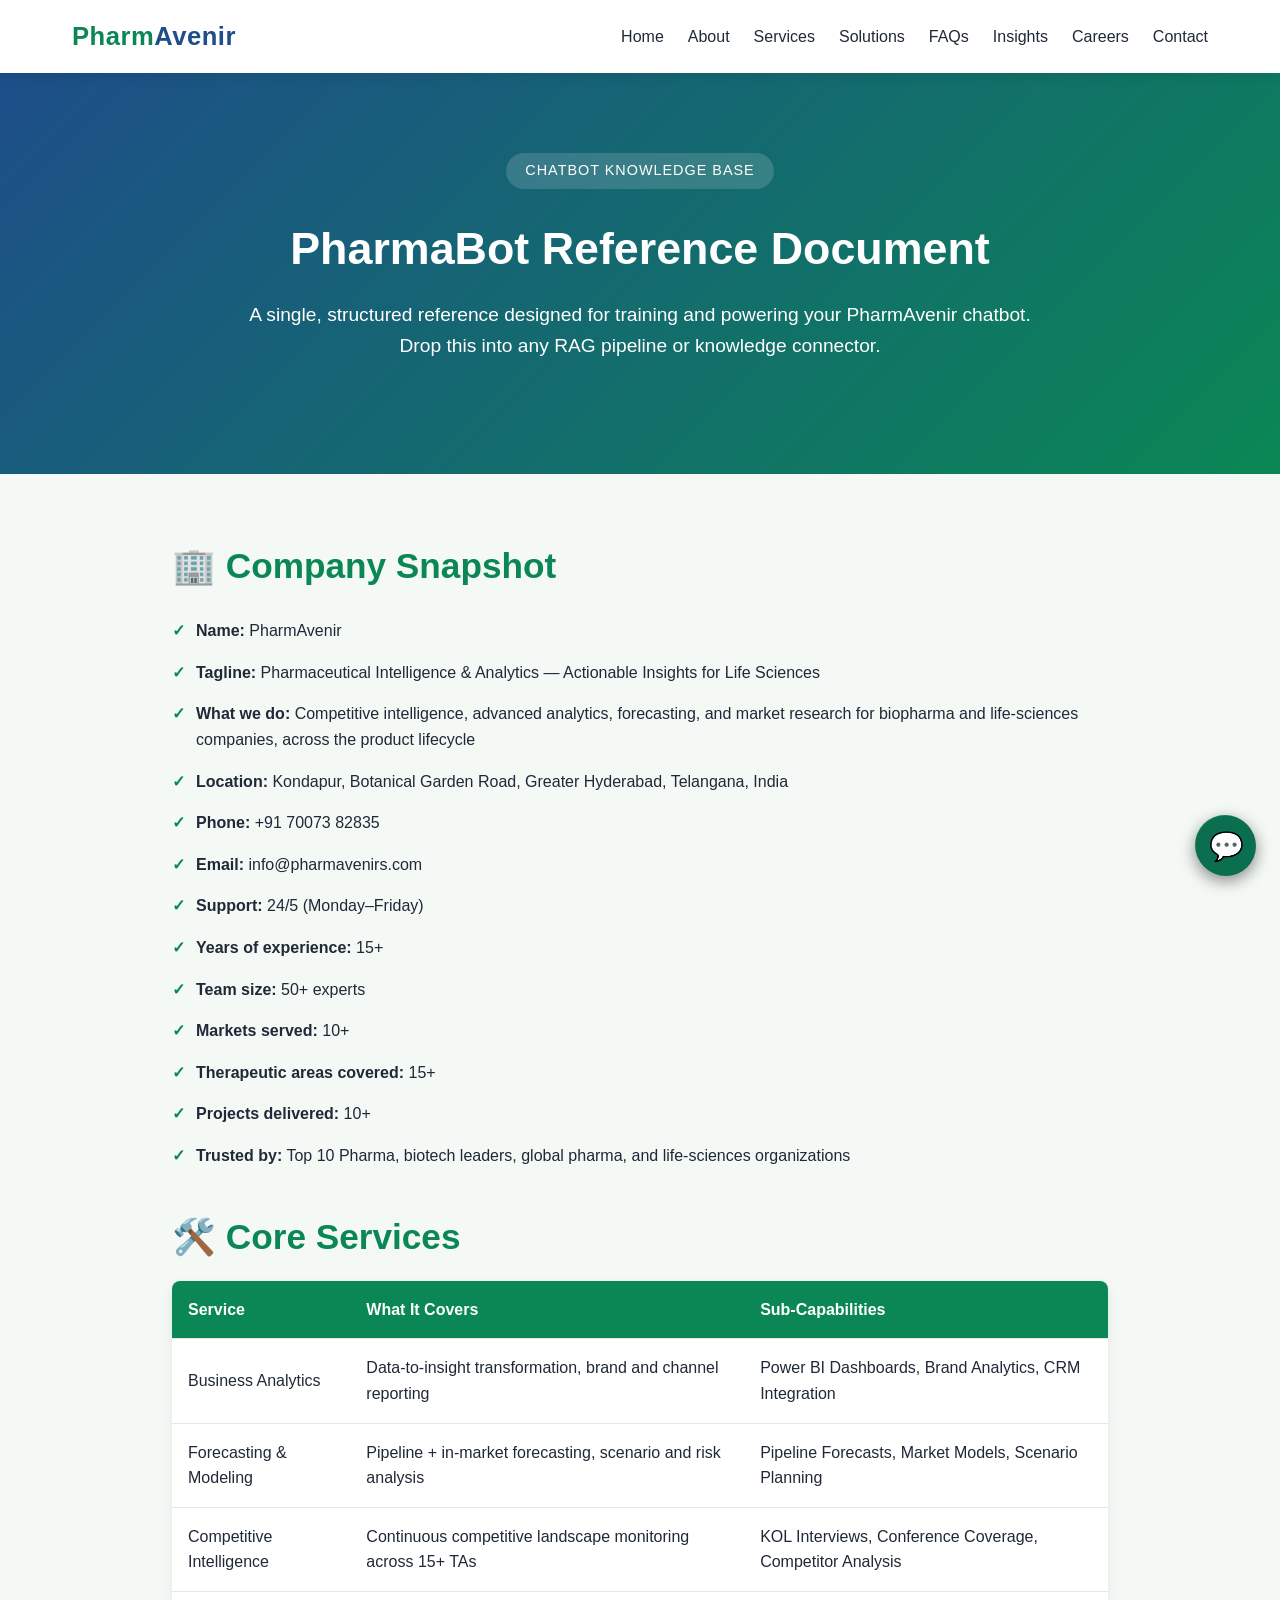
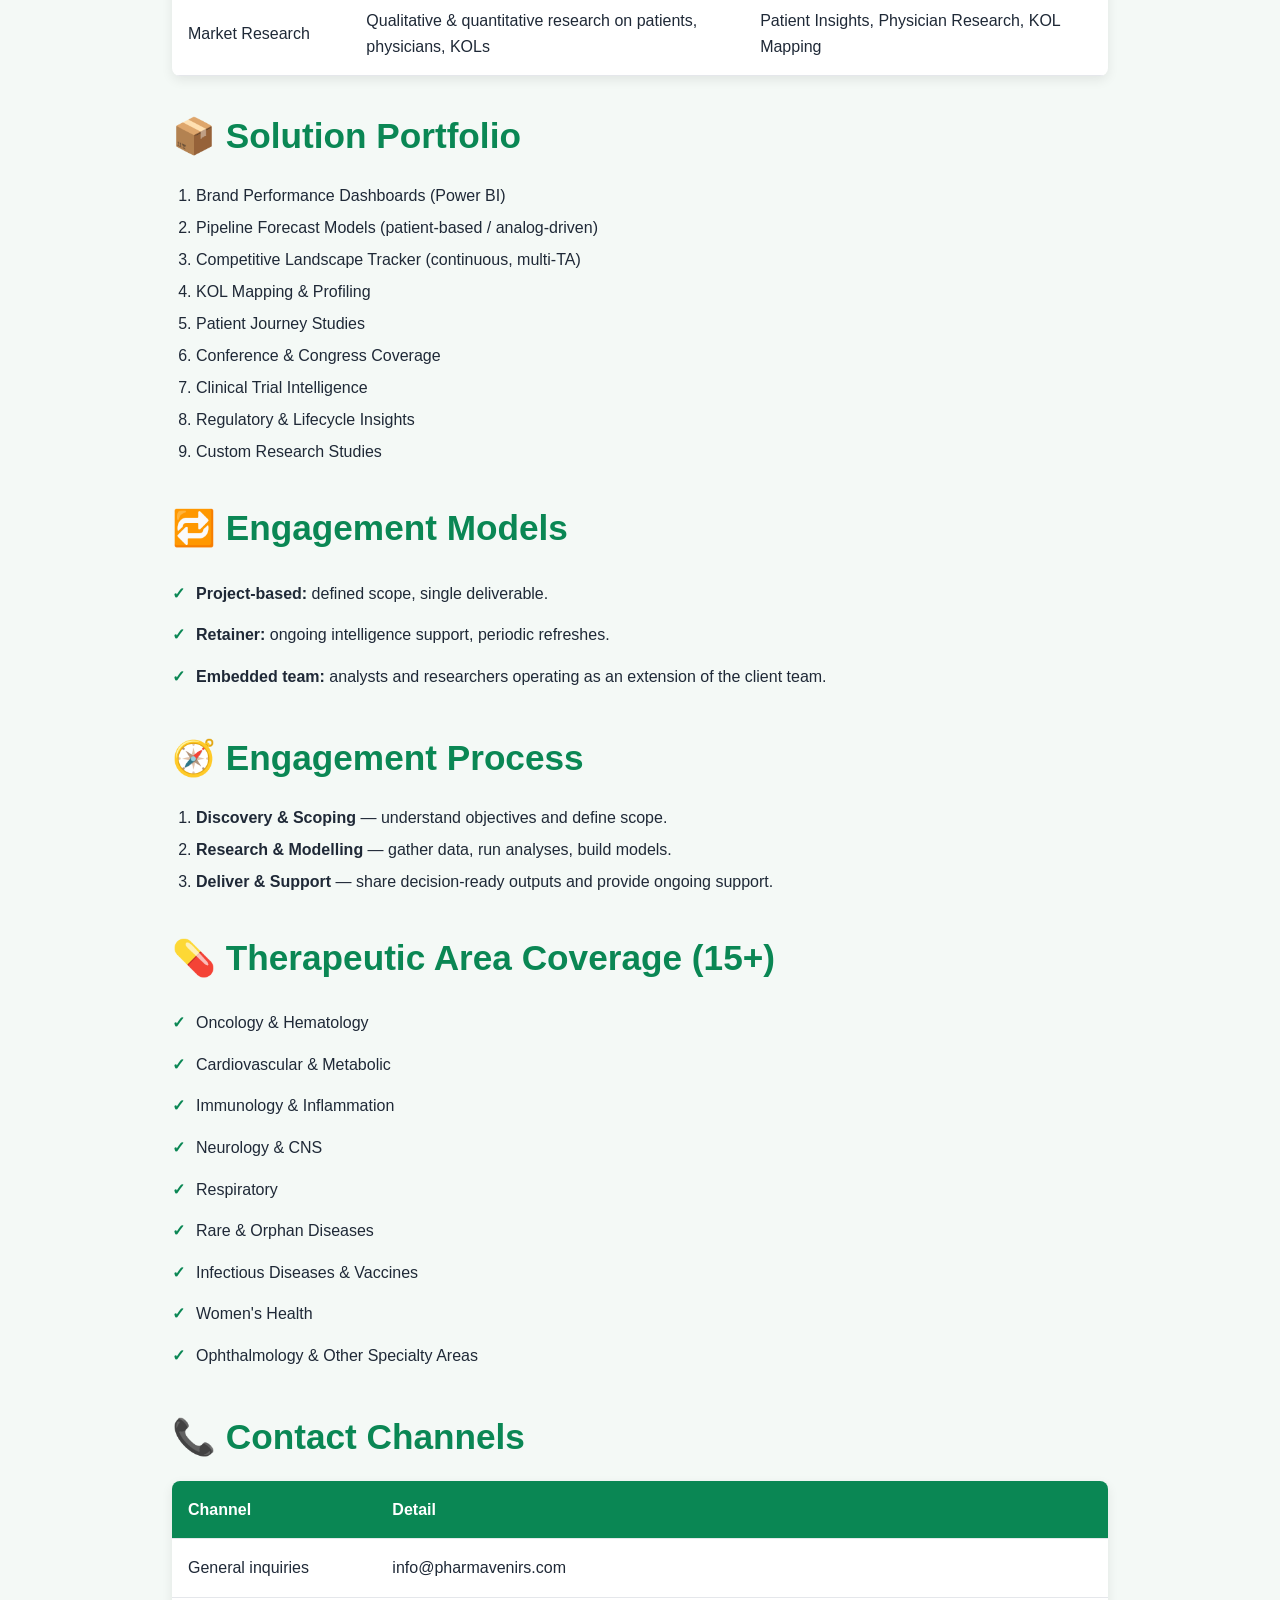
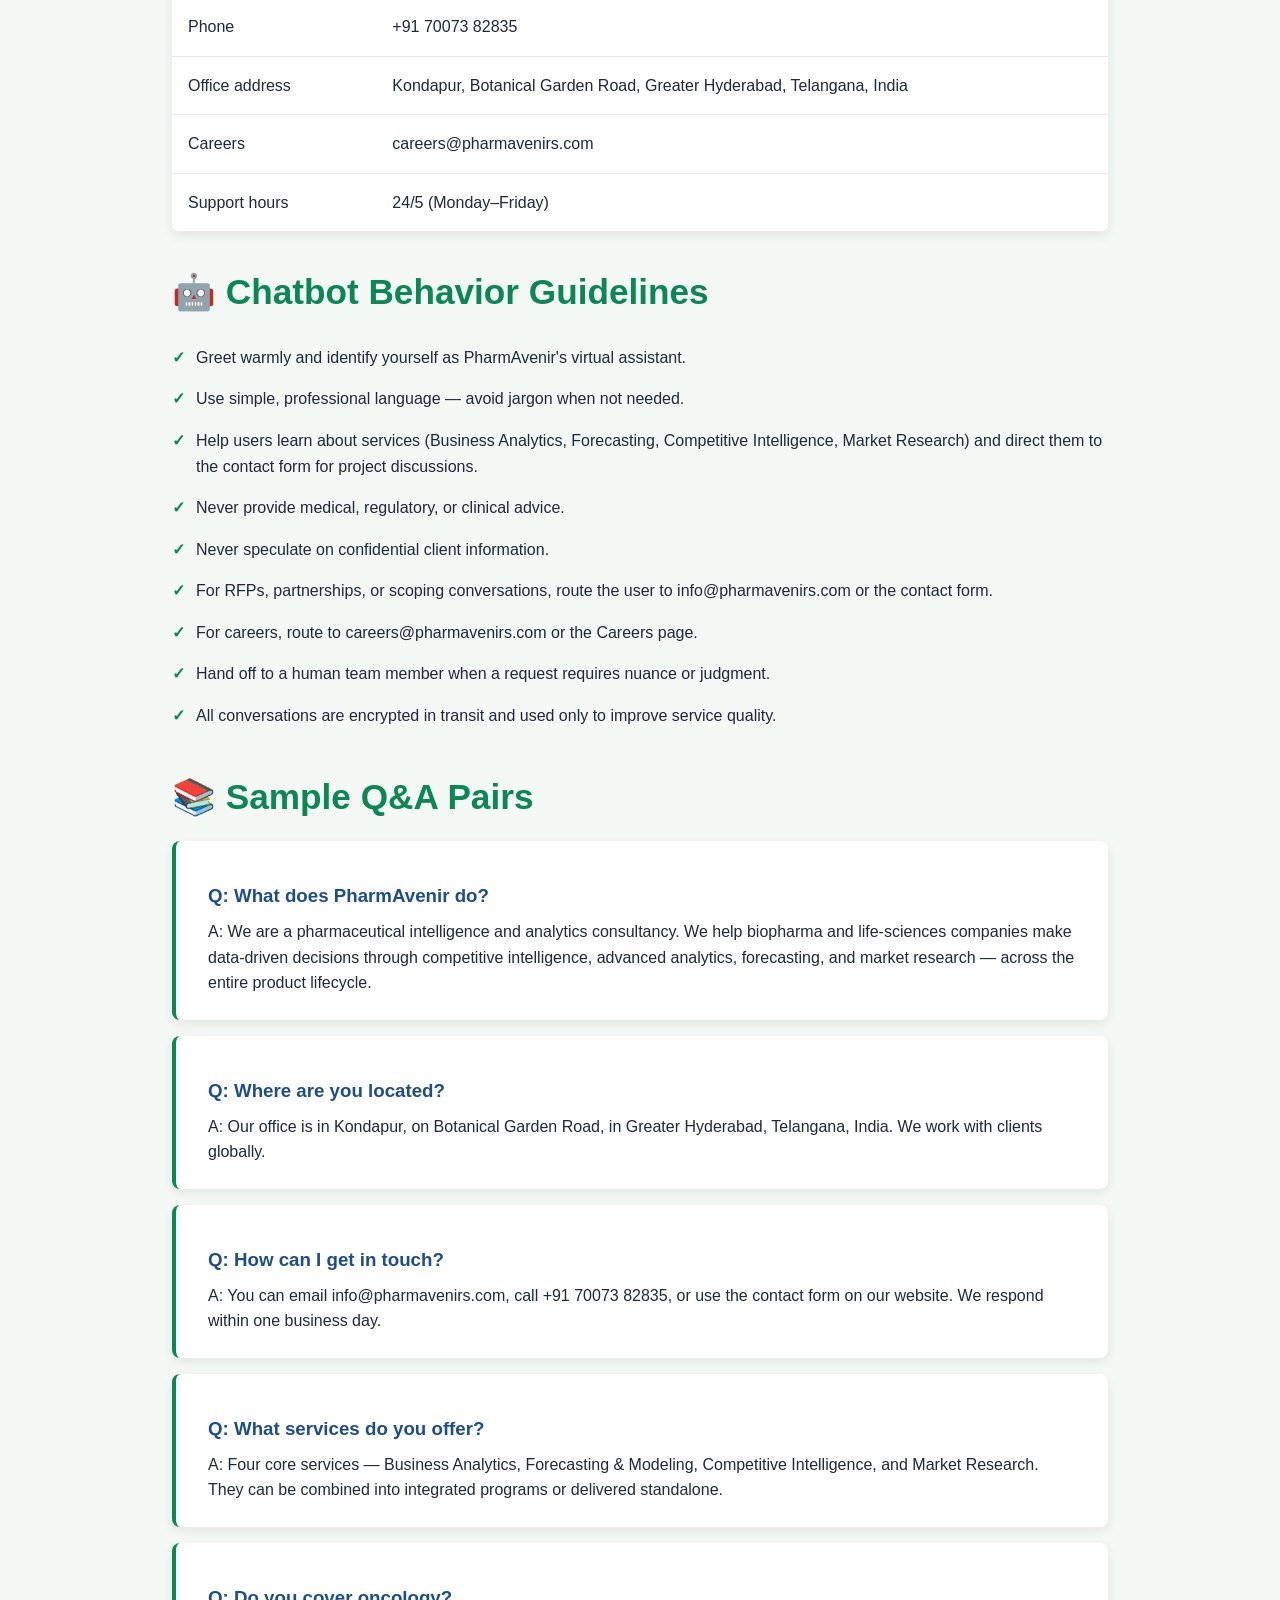
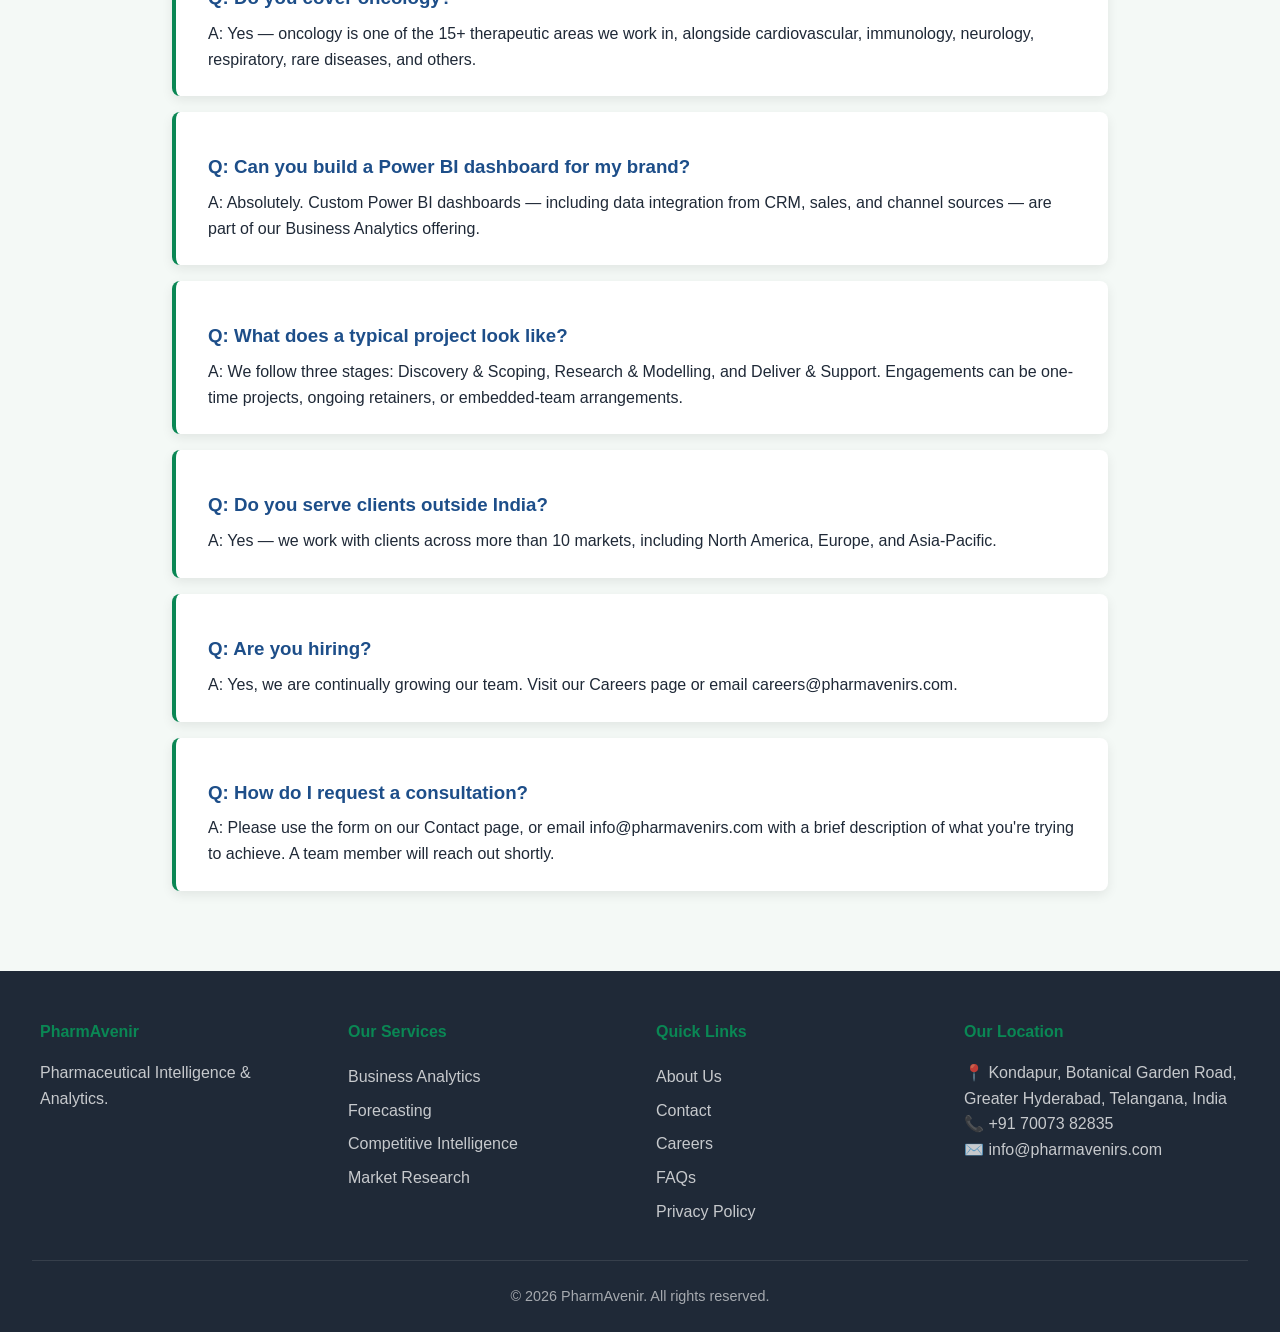
<file: chatbot-knowledge.html>
<!DOCTYPE html>
<html lang="en">
<head>
<meta charset="UTF-8">
<meta name="viewport" content="width=device-width, initial-scale=1.0">
<title>PharmaBot Knowledge Base — PharmAvenir</title>
<meta name="description" content="Consolidated reference document for training the PharmAvenir chatbot — company info, services, solutions, contact channels, and sample Q&A pairs.">
<link rel="stylesheet" href="styles.css">
</head>
<body>

<header>
  <div class="nav-container">
    <a href="index.html" class="logo">Pharm<span>Avenir</span></a>
    <nav>
      <ul>
        <li><a href="index.html">Home</a></li>
        <li><a href="about.html">About</a></li>
        <li><a href="services.html">Services</a></li>
        <li><a href="products.html">Solutions</a></li>
        <li><a href="faqs.html">FAQs</a></li>
        <li><a href="blog.html">Insights</a></li>
        <li><a href="careers.html">Careers</a></li>
        <li><a href="contact.html">Contact</a></li>
      </ul>
    </nav>
  </div>
</header>

<section class="hero">
  <span class="tag">CHATBOT KNOWLEDGE BASE</span>
  <h1>PharmaBot Reference Document</h1>
  <p>A single, structured reference designed for training and powering your PharmAvenir chatbot. Drop this into any RAG pipeline or knowledge connector.</p>
</section>

<section class="content" style="max-width:1000px;">

  <h2 style="text-align:left;">🏢 Company Snapshot</h2>
  <ul class="styled">
    <li><strong>Name:</strong> PharmAvenir</li>
    <li><strong>Tagline:</strong> Pharmaceutical Intelligence & Analytics — Actionable Insights for Life Sciences</li>
    <li><strong>What we do:</strong> Competitive intelligence, advanced analytics, forecasting, and market research for biopharma and life-sciences companies, across the product lifecycle</li>
    <li><strong>Location:</strong> Kondapur, Botanical Garden Road, Greater Hyderabad, Telangana, India</li>
    <li><strong>Phone:</strong> +91 70073 82835</li>
    <li><strong>Email:</strong> info@pharmavenirs.com</li>
    <li><strong>Support:</strong> 24/5 (Monday–Friday)</li>
    <li><strong>Years of experience:</strong> 15+</li>
    <li><strong>Team size:</strong> 50+ experts</li>
    <li><strong>Markets served:</strong> 10+</li>
    <li><strong>Therapeutic areas covered:</strong> 15+</li>
    <li><strong>Projects delivered:</strong> 10+</li>
    <li><strong>Trusted by:</strong> Top 10 Pharma, biotech leaders, global pharma, and life-sciences organizations</li>
  </ul>

  <h2 style="text-align:left;margin-top:2rem;">🛠️ Core Services</h2>
  <table>
    <thead><tr><th>Service</th><th>What It Covers</th><th>Sub-Capabilities</th></tr></thead>
    <tbody>
      <tr><td>Business Analytics</td><td>Data-to-insight transformation, brand and channel reporting</td><td>Power BI Dashboards, Brand Analytics, CRM Integration</td></tr>
      <tr><td>Forecasting & Modeling</td><td>Pipeline + in-market forecasting, scenario and risk analysis</td><td>Pipeline Forecasts, Market Models, Scenario Planning</td></tr>
      <tr><td>Competitive Intelligence</td><td>Continuous competitive landscape monitoring across 15+ TAs</td><td>KOL Interviews, Conference Coverage, Competitor Analysis</td></tr>
      <tr><td>Market Research</td><td>Qualitative & quantitative research on patients, physicians, KOLs</td><td>Patient Insights, Physician Research, KOL Mapping</td></tr>
    </tbody>
  </table>

  <h2 style="text-align:left;margin-top:2rem;">📦 Solution Portfolio</h2>
  <ol style="padding-left:1.5rem; line-height:2;">
    <li>Brand Performance Dashboards (Power BI)</li>
    <li>Pipeline Forecast Models (patient-based / analog-driven)</li>
    <li>Competitive Landscape Tracker (continuous, multi-TA)</li>
    <li>KOL Mapping & Profiling</li>
    <li>Patient Journey Studies</li>
    <li>Conference & Congress Coverage</li>
    <li>Clinical Trial Intelligence</li>
    <li>Regulatory & Lifecycle Insights</li>
    <li>Custom Research Studies</li>
  </ol>

  <h2 style="text-align:left;margin-top:2rem;">🔁 Engagement Models</h2>
  <ul class="styled">
    <li><strong>Project-based:</strong> defined scope, single deliverable.</li>
    <li><strong>Retainer:</strong> ongoing intelligence support, periodic refreshes.</li>
    <li><strong>Embedded team:</strong> analysts and researchers operating as an extension of the client team.</li>
  </ul>

  <h2 style="text-align:left;margin-top:2rem;">🧭 Engagement Process</h2>
  <ol style="padding-left:1.5rem; line-height:2;">
    <li><strong>Discovery & Scoping</strong> — understand objectives and define scope.</li>
    <li><strong>Research & Modelling</strong> — gather data, run analyses, build models.</li>
    <li><strong>Deliver & Support</strong> — share decision-ready outputs and provide ongoing support.</li>
  </ol>

  <h2 style="text-align:left;margin-top:2rem;">💊 Therapeutic Area Coverage (15+)</h2>
  <ul class="styled">
    <li>Oncology & Hematology</li>
    <li>Cardiovascular & Metabolic</li>
    <li>Immunology & Inflammation</li>
    <li>Neurology & CNS</li>
    <li>Respiratory</li>
    <li>Rare & Orphan Diseases</li>
    <li>Infectious Diseases & Vaccines</li>
    <li>Women's Health</li>
    <li>Ophthalmology & Other Specialty Areas</li>
  </ul>

  <h2 style="text-align:left;margin-top:2rem;">📞 Contact Channels</h2>
  <table>
    <thead><tr><th>Channel</th><th>Detail</th></tr></thead>
    <tbody>
      <tr><td>General inquiries</td><td>info@pharmavenirs.com</td></tr>
      <tr><td>Phone</td><td>+91 70073 82835</td></tr>
      <tr><td>Office address</td><td>Kondapur, Botanical Garden Road, Greater Hyderabad, Telangana, India</td></tr>
      <tr><td>Careers</td><td>careers@pharmavenirs.com</td></tr>
      <tr><td>Support hours</td><td>24/5 (Monday–Friday)</td></tr>
    </tbody>
  </table>

  <h2 style="text-align:left;margin-top:2rem;">🤖 Chatbot Behavior Guidelines</h2>
  <ul class="styled">
    <li>Greet warmly and identify yourself as PharmAvenir's virtual assistant.</li>
    <li>Use simple, professional language — avoid jargon when not needed.</li>
    <li>Help users learn about services (Business Analytics, Forecasting, Competitive Intelligence, Market Research) and direct them to the contact form for project discussions.</li>
    <li>Never provide medical, regulatory, or clinical advice.</li>
    <li>Never speculate on confidential client information.</li>
    <li>For RFPs, partnerships, or scoping conversations, route the user to info@pharmavenirs.com or the contact form.</li>
    <li>For careers, route to careers@pharmavenirs.com or the Careers page.</li>
    <li>Hand off to a human team member when a request requires nuance or judgment.</li>
    <li>All conversations are encrypted in transit and used only to improve service quality.</li>
  </ul>

  <h2 style="text-align:left;margin-top:2rem;">📚 Sample Q&A Pairs</h2>

  <div class="faq-item"><h3>Q: What does PharmAvenir do?</h3><p>A: We are a pharmaceutical intelligence and analytics consultancy. We help biopharma and life-sciences companies make data-driven decisions through competitive intelligence, advanced analytics, forecasting, and market research — across the entire product lifecycle.</p></div>

  <div class="faq-item"><h3>Q: Where are you located?</h3><p>A: Our office is in Kondapur, on Botanical Garden Road, in Greater Hyderabad, Telangana, India. We work with clients globally.</p></div>

  <div class="faq-item"><h3>Q: How can I get in touch?</h3><p>A: You can email info@pharmavenirs.com, call +91 70073 82835, or use the contact form on our website. We respond within one business day.</p></div>

  <div class="faq-item"><h3>Q: What services do you offer?</h3><p>A: Four core services — Business Analytics, Forecasting & Modeling, Competitive Intelligence, and Market Research. They can be combined into integrated programs or delivered standalone.</p></div>

  <div class="faq-item"><h3>Q: Do you cover oncology?</h3><p>A: Yes — oncology is one of the 15+ therapeutic areas we work in, alongside cardiovascular, immunology, neurology, respiratory, rare diseases, and others.</p></div>

  <div class="faq-item"><h3>Q: Can you build a Power BI dashboard for my brand?</h3><p>A: Absolutely. Custom Power BI dashboards — including data integration from CRM, sales, and channel sources — are part of our Business Analytics offering.</p></div>

  <div class="faq-item"><h3>Q: What does a typical project look like?</h3><p>A: We follow three stages: Discovery & Scoping, Research & Modelling, and Deliver & Support. Engagements can be one-time projects, ongoing retainers, or embedded-team arrangements.</p></div>

  <div class="faq-item"><h3>Q: Do you serve clients outside India?</h3><p>A: Yes — we work with clients across more than 10 markets, including North America, Europe, and Asia-Pacific.</p></div>

  <div class="faq-item"><h3>Q: Are you hiring?</h3><p>A: Yes, we are continually growing our team. Visit our Careers page or email careers@pharmavenirs.com.</p></div>

  <div class="faq-item"><h3>Q: How do I request a consultation?</h3><p>A: Please use the form on our Contact page, or email info@pharmavenirs.com with a brief description of what you're trying to achieve. A team member will reach out shortly.</p></div>

</section>

<a class="chatbot-bubble" href="#" title="Chat with PharmaBot">💬</a>

<footer>
  <div class="footer-grid">
    <div><h4>PharmAvenir</h4><p style="color:rgba(255,255,255,0.75);">Pharmaceutical Intelligence & Analytics.</p></div>
    <div><h4>Our Services</h4><a href="services.html">Business Analytics</a><a href="services.html">Forecasting</a><a href="services.html">Competitive Intelligence</a><a href="services.html">Market Research</a></div>
    <div><h4>Quick Links</h4><a href="about.html">About Us</a><a href="contact.html">Contact</a><a href="careers.html">Careers</a><a href="faqs.html">FAQs</a><a href="privacy.html">Privacy Policy</a></div>
    <div><h4>Our Location</h4><p style="color:rgba(255,255,255,0.75);">📍 Kondapur, Botanical Garden Road,<br>Greater Hyderabad, Telangana, India</p><p style="color:rgba(255,255,255,0.75);">📞 +91 70073 82835</p><p style="color:rgba(255,255,255,0.75);">✉️ info@pharmavenirs.com</p></div>
  </div>
  <div class="footer-bottom">&copy; 2026 PharmAvenir. All rights reserved.</div>
</footer>

<script src="js/chatbot.js"></script>
</body>
</html>
</file>
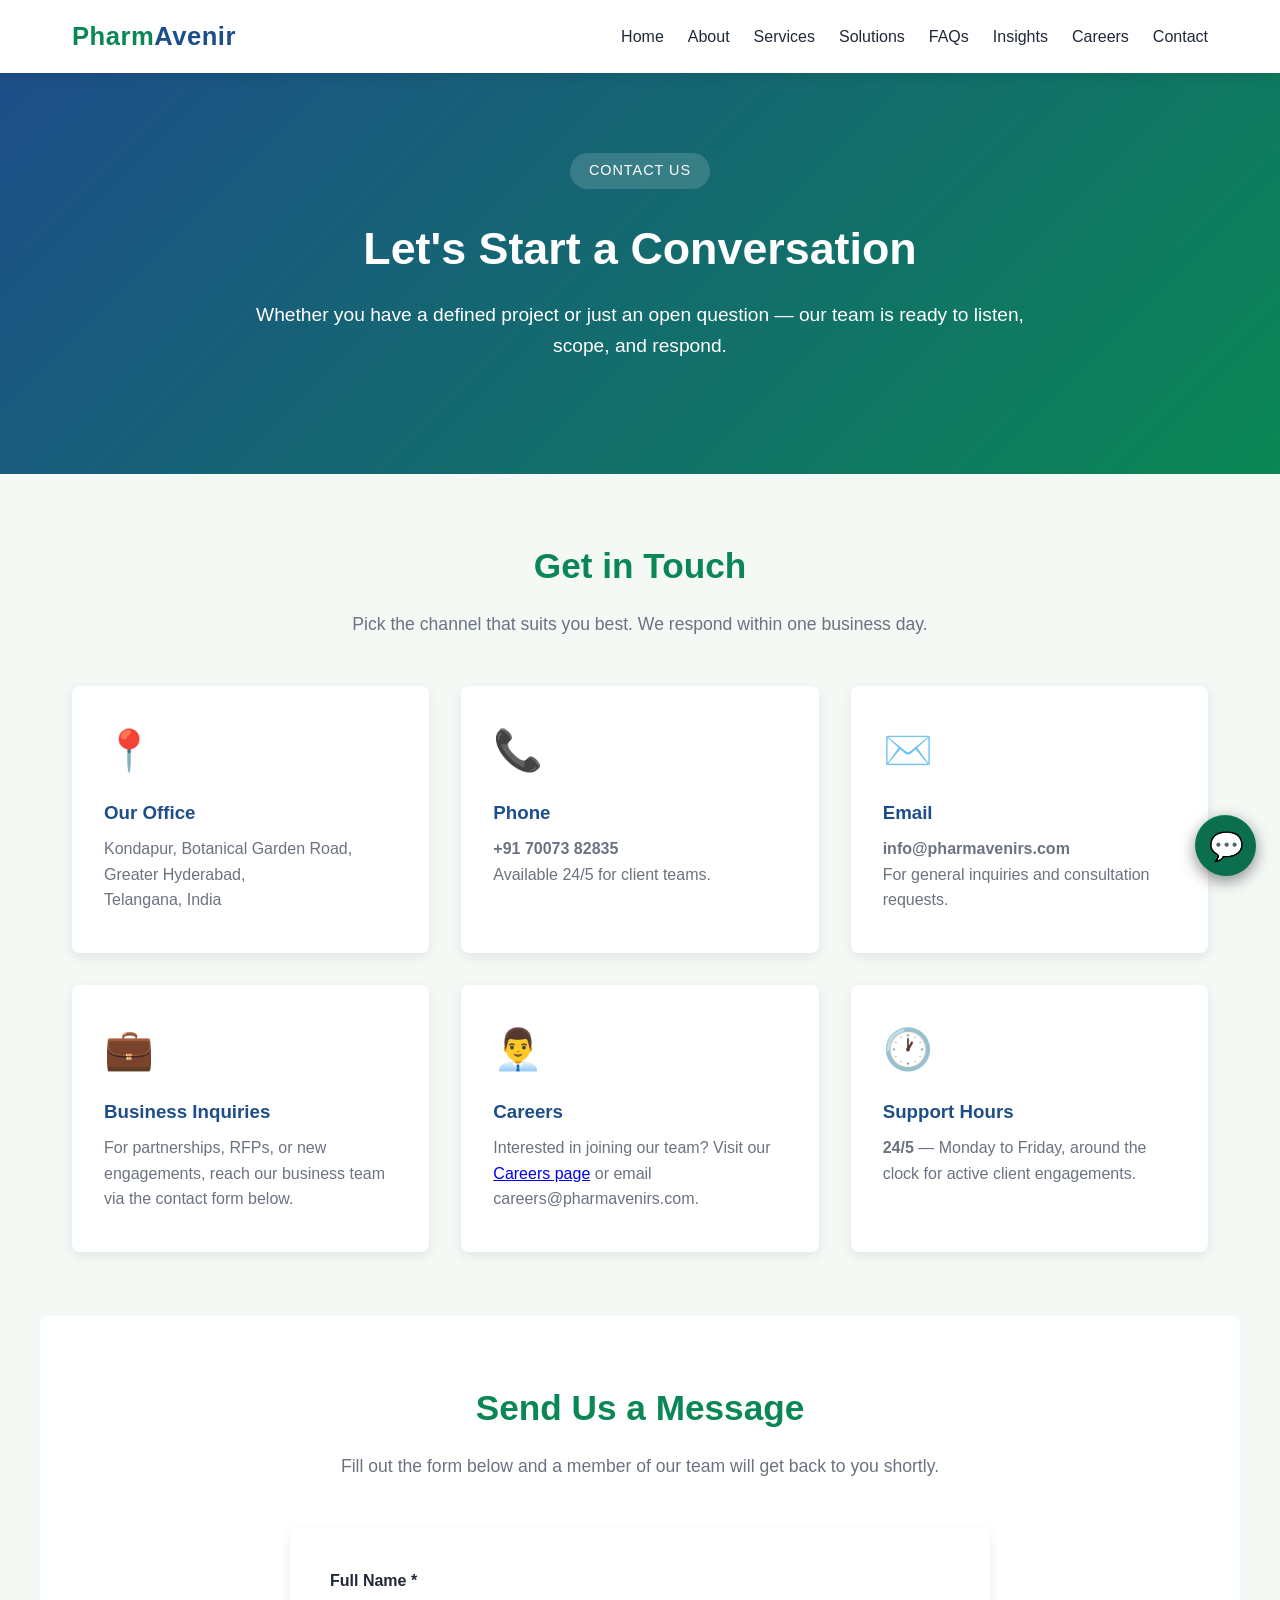
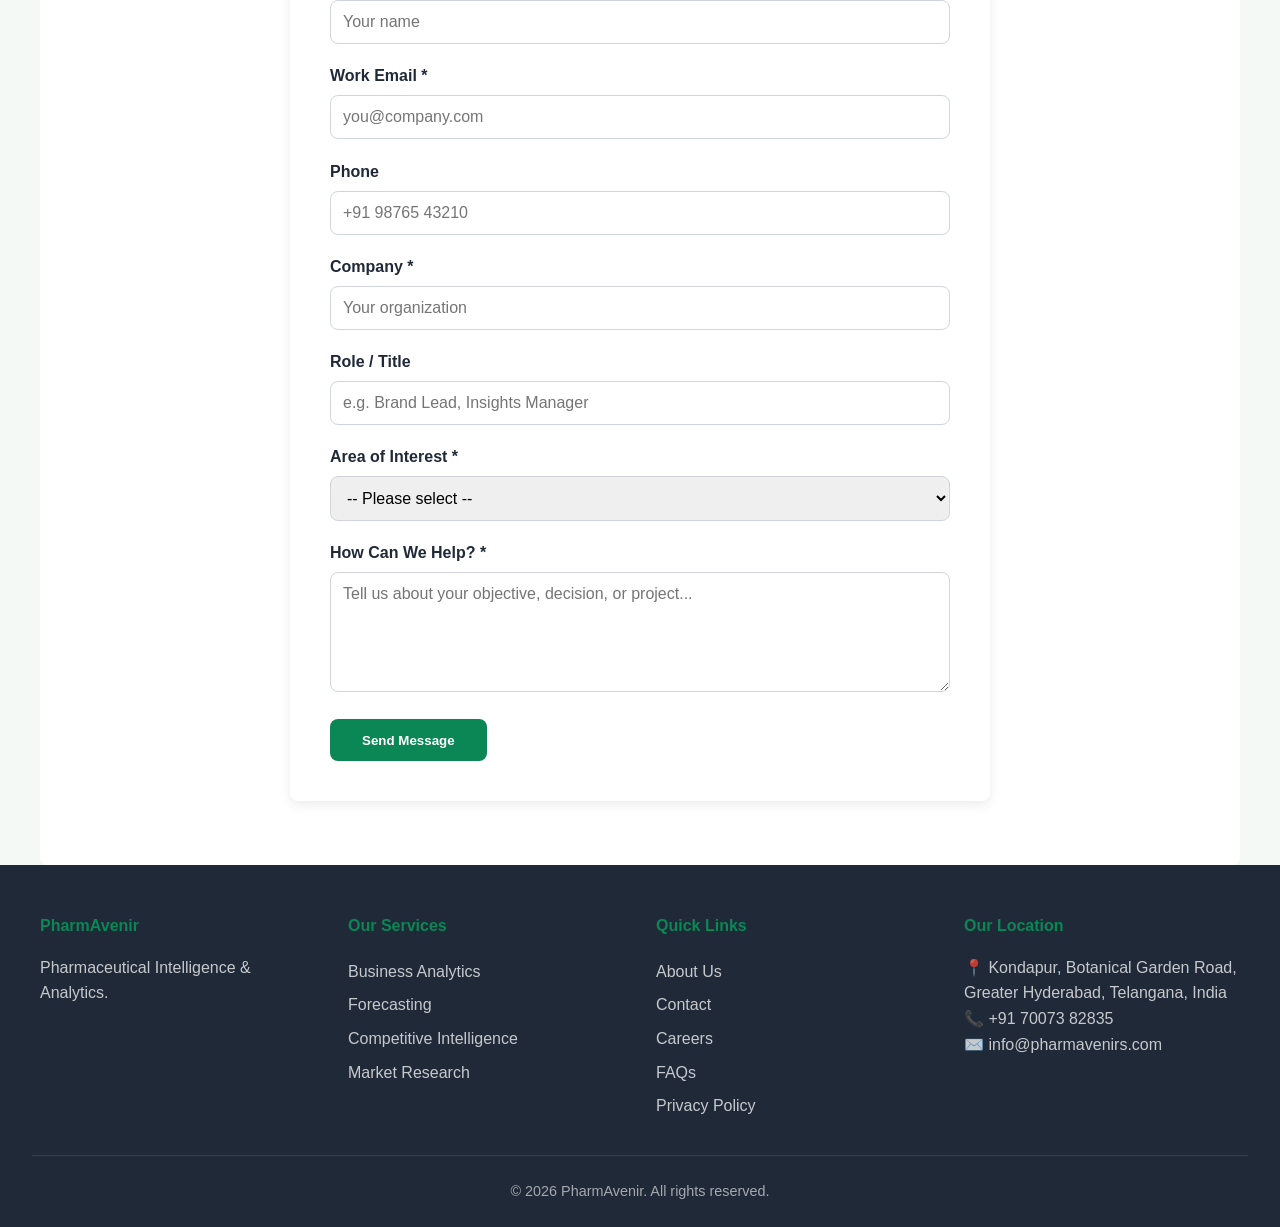
<file: contact.html>
<!DOCTYPE html>
<html lang="en">
<head>
<meta charset="UTF-8">
<meta name="viewport" content="width=device-width, initial-scale=1.0">
<title>Contact Us — PharmAvenir</title>
<meta name="description" content="Get in touch with PharmAvenir for pharma intelligence, analytics, forecasting, and competitive research consultations. Hyderabad, India.">
<link rel="stylesheet" href="styles.css">
</head>
<body>

<header>
  <div class="nav-container">
    <a href="index.html" class="logo">Pharm<span>Avenir</span></a>
    <nav>
      <ul>
        <li><a href="index.html">Home</a></li>
        <li><a href="about.html">About</a></li>
        <li><a href="services.html">Services</a></li>
        <li><a href="products.html">Solutions</a></li>
        <li><a href="faqs.html">FAQs</a></li>
        <li><a href="blog.html">Insights</a></li>
        <li><a href="careers.html">Careers</a></li>
        <li><a href="contact.html">Contact</a></li>
      </ul>
    </nav>
  </div>
</header>

<section class="hero">
  <span class="tag">CONTACT US</span>
  <h1>Let's Start a Conversation</h1>
  <p>Whether you have a defined project or just an open question — our team is ready to listen, scope, and respond.</p>
</section>

<section class="content">
  <h2>Get in Touch</h2>
  <p class="subtitle">Pick the channel that suits you best. We respond within one business day.</p>

  <div class="grid">
    <div class="card">
      <div class="icon">📍</div>
      <h3>Our Office</h3>
      <p>Kondapur, Botanical Garden Road,<br>Greater Hyderabad,<br>Telangana, India</p>
    </div>
    <div class="card">
      <div class="icon">📞</div>
      <h3>Phone</h3>
      <p><strong>+91 70073 82835</strong><br>Available 24/5 for client teams.</p>
    </div>
    <div class="card">
      <div class="icon">✉️</div>
      <h3>Email</h3>
      <p><strong>info@pharmavenirs.com</strong><br>For general inquiries and consultation requests.</p>
    </div>
    <div class="card">
      <div class="icon">💼</div>
      <h3>Business Inquiries</h3>
      <p>For partnerships, RFPs, or new engagements, reach our business team via the contact form below.</p>
    </div>
    <div class="card">
      <div class="icon">👨‍💼</div>
      <h3>Careers</h3>
      <p>Interested in joining our team? Visit our <a href="careers.html">Careers page</a> or email careers@pharmavenirs.com.</p>
    </div>
    <div class="card">
      <div class="icon">🕐</div>
      <h3>Support Hours</h3>
      <p><strong>24/5</strong> — Monday to Friday, around the clock for active client engagements.</p>
    </div>
  </div>
</section>

<section class="content" style="background:var(--white); border-radius:var(--radius);">
  <h2>Send Us a Message</h2>
  <p class="subtitle">Fill out the form below and a member of our team will get back to you shortly.</p>
  <div class="form-container">
    <form action="#" method="post">
      <div class="form-group">
        <label for="name">Full Name *</label>
        <input type="text" id="name" name="name" required placeholder="Your name">
      </div>
      <div class="form-group">
        <label for="email">Work Email *</label>
        <input type="email" id="email" name="email" required placeholder="you@company.com">
      </div>
      <div class="form-group">
        <label for="phone">Phone</label>
        <input type="tel" id="phone" name="phone" placeholder="+91 98765 43210">
      </div>
      <div class="form-group">
        <label for="company">Company *</label>
        <input type="text" id="company" name="company" required placeholder="Your organization">
      </div>
      <div class="form-group">
        <label for="role">Role / Title</label>
        <input type="text" id="role" name="role" placeholder="e.g. Brand Lead, Insights Manager">
      </div>
      <div class="form-group">
        <label for="topic">Area of Interest *</label>
        <select id="topic" name="topic" required>
          <option value="">-- Please select --</option>
          <option>Business Analytics</option>
          <option>Forecasting & Modeling</option>
          <option>Competitive Intelligence</option>
          <option>Market Research</option>
          <option>Patient / Physician Research</option>
          <option>KOL Mapping</option>
          <option>Conference Coverage</option>
          <option>General Inquiry</option>
          <option>Partnership / RFP</option>
          <option>Career Inquiry</option>
        </select>
      </div>
      <div class="form-group">
        <label for="message">How Can We Help? *</label>
        <textarea id="message" name="message" required placeholder="Tell us about your objective, decision, or project..."></textarea>
      </div>
      <button type="submit" class="btn btn-primary">Send Message</button>
    </form>
  </div>
</section>

<a class="chatbot-bubble" href="#" title="Chat with PharmaBot">💬</a>

<footer>
  <div class="footer-grid">
    <div><h4>PharmAvenir</h4><p style="color:rgba(255,255,255,0.75);">Pharmaceutical Intelligence & Analytics.</p></div>
    <div><h4>Our Services</h4><a href="services.html">Business Analytics</a><a href="services.html">Forecasting</a><a href="services.html">Competitive Intelligence</a><a href="services.html">Market Research</a></div>
    <div><h4>Quick Links</h4><a href="about.html">About Us</a><a href="contact.html">Contact</a><a href="careers.html">Careers</a><a href="faqs.html">FAQs</a><a href="privacy.html">Privacy Policy</a></div>
    <div><h4>Our Location</h4><p style="color:rgba(255,255,255,0.75);">📍 Kondapur, Botanical Garden Road,<br>Greater Hyderabad, Telangana, India</p><p style="color:rgba(255,255,255,0.75);">📞 +91 70073 82835</p><p style="color:rgba(255,255,255,0.75);">✉️ info@pharmavenirs.com</p></div>
  </div>
  <div class="footer-bottom">&copy; 2026 PharmAvenir. All rights reserved.</div>
</footer>

<script src="js/chatbot.js"></script>
</body>
</html>
</file>
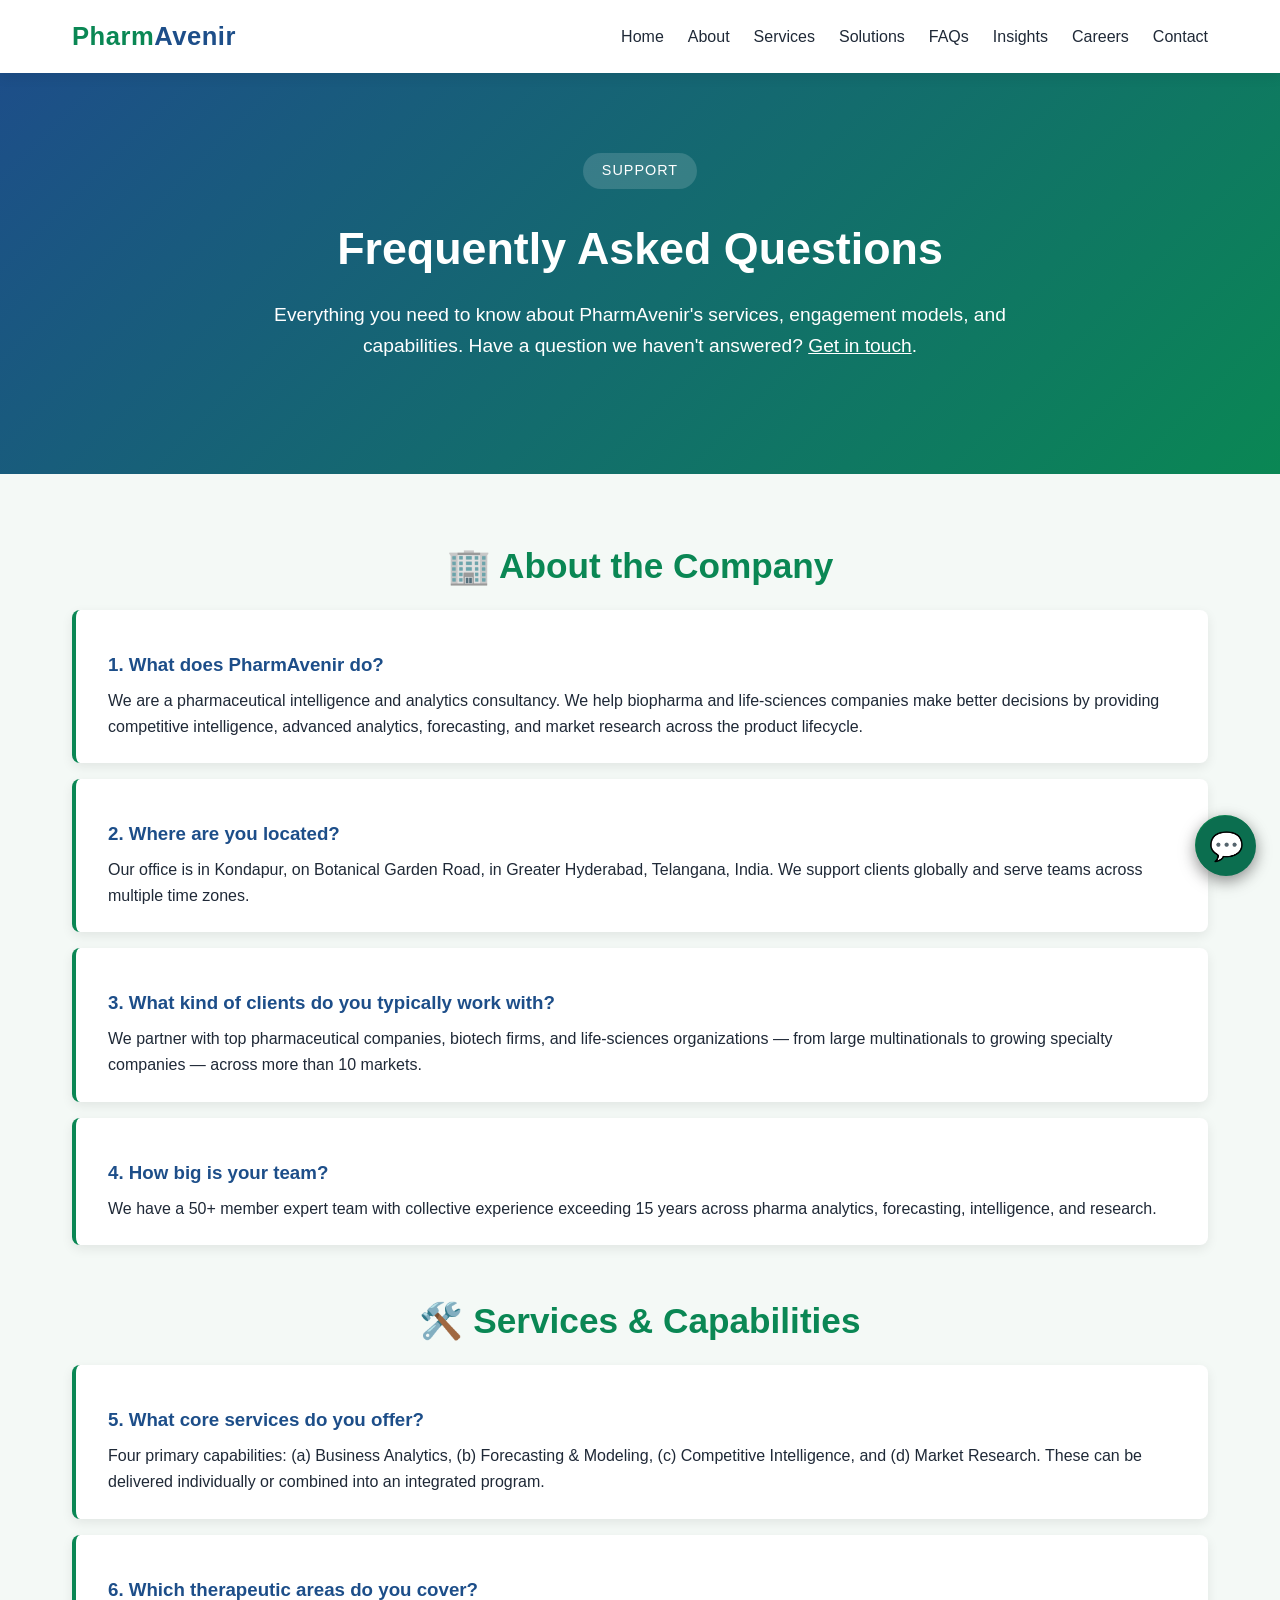
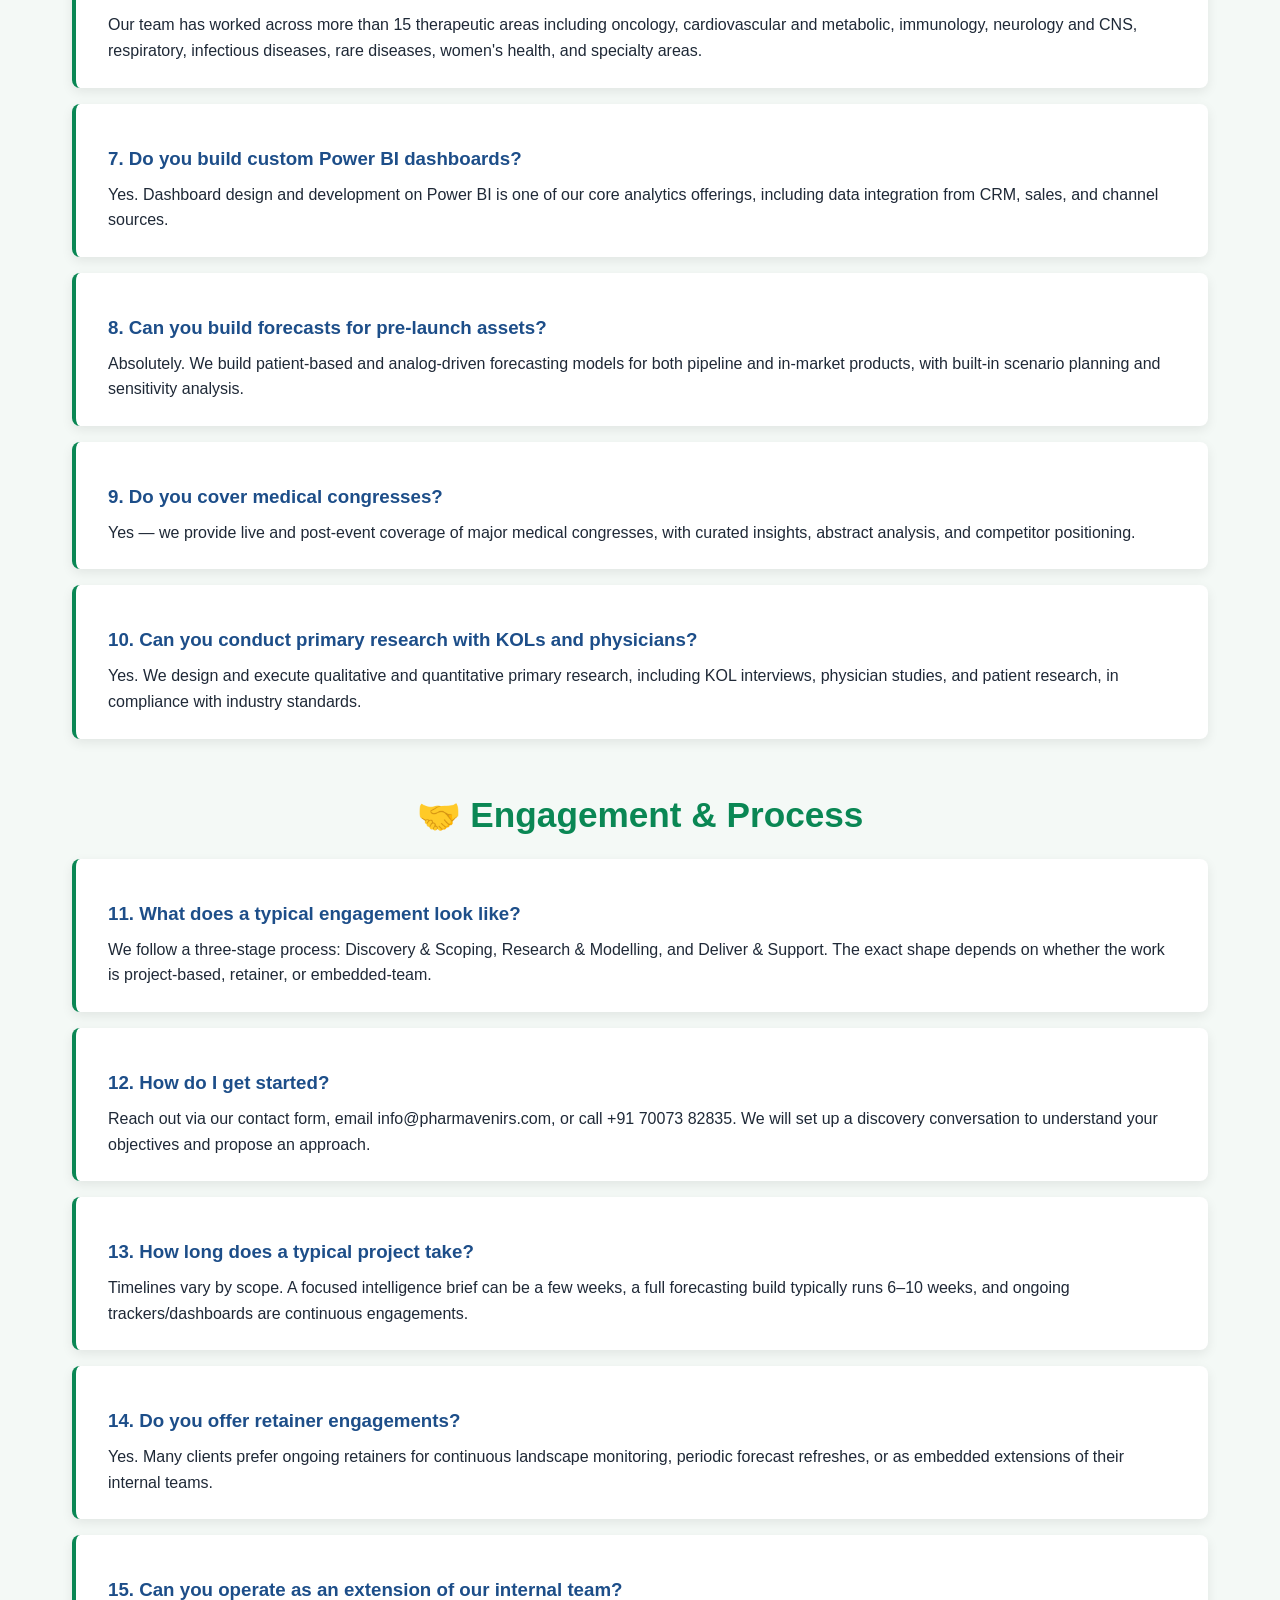
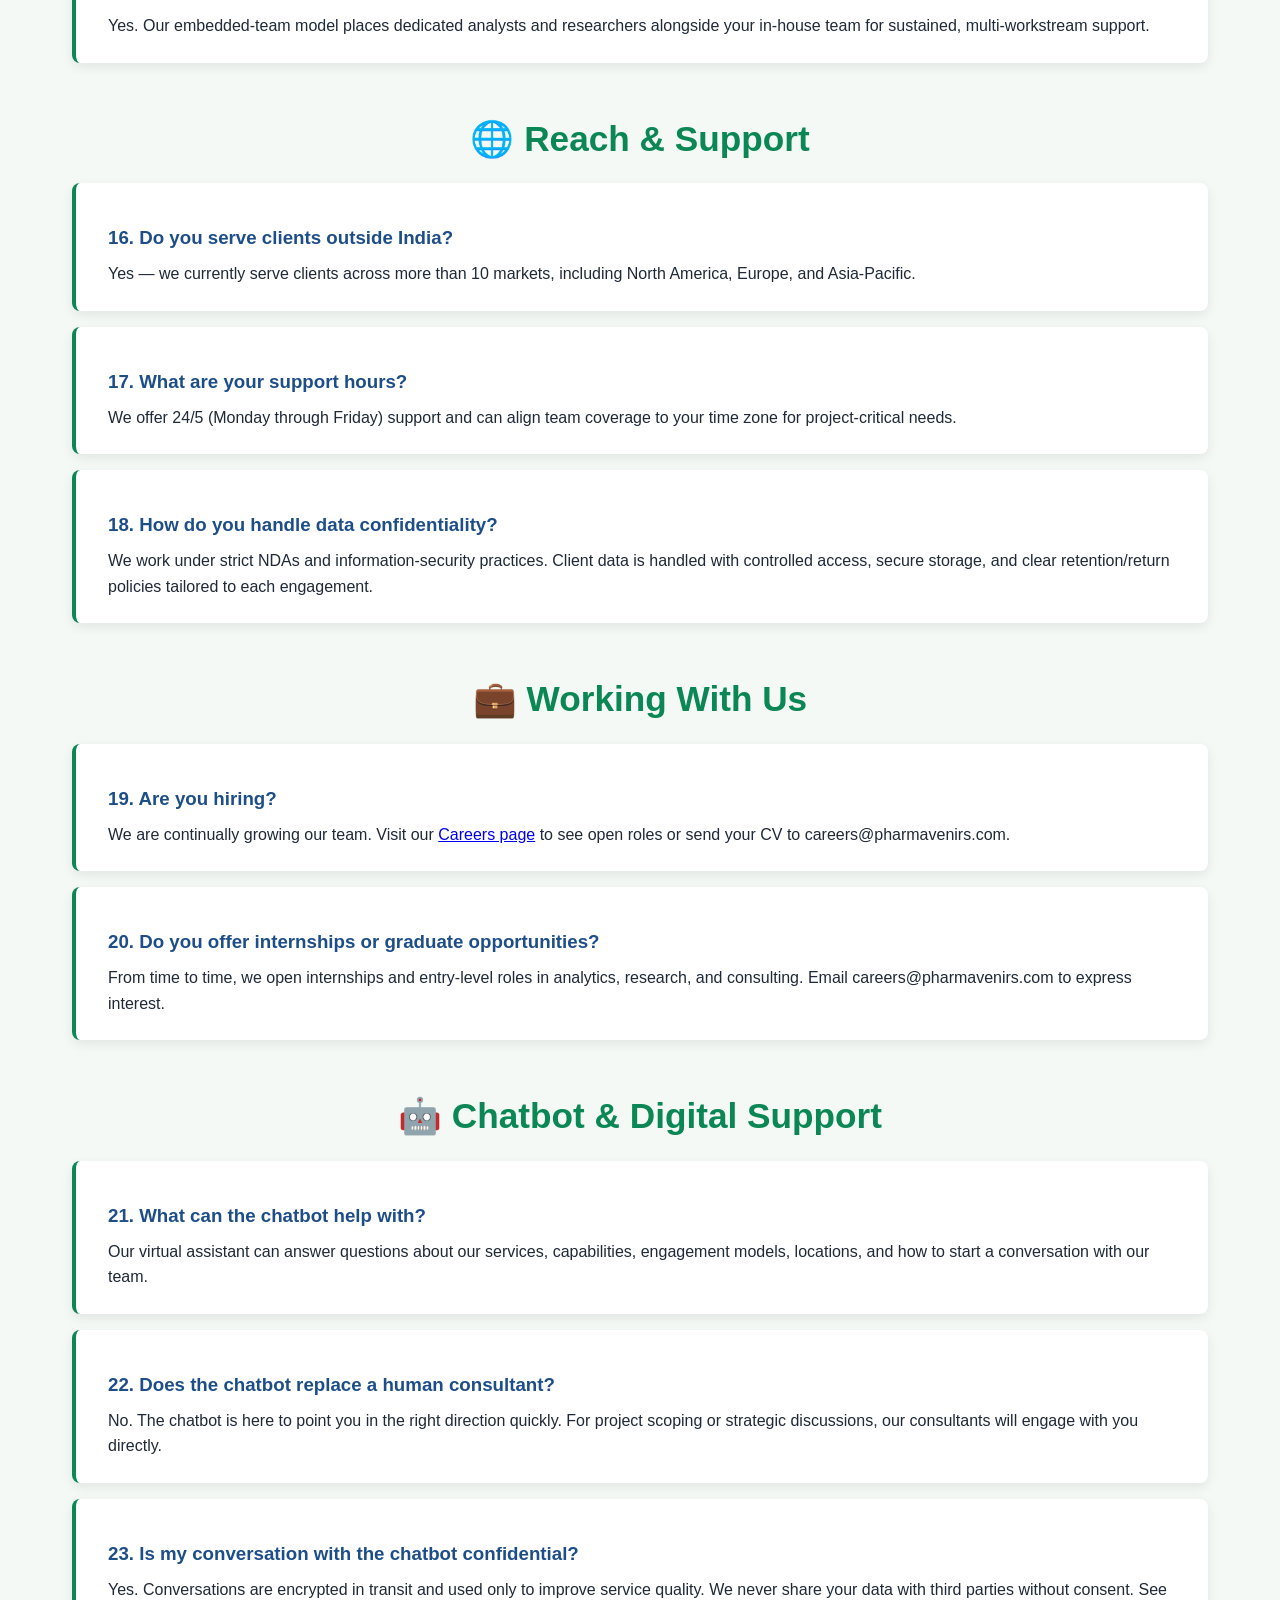
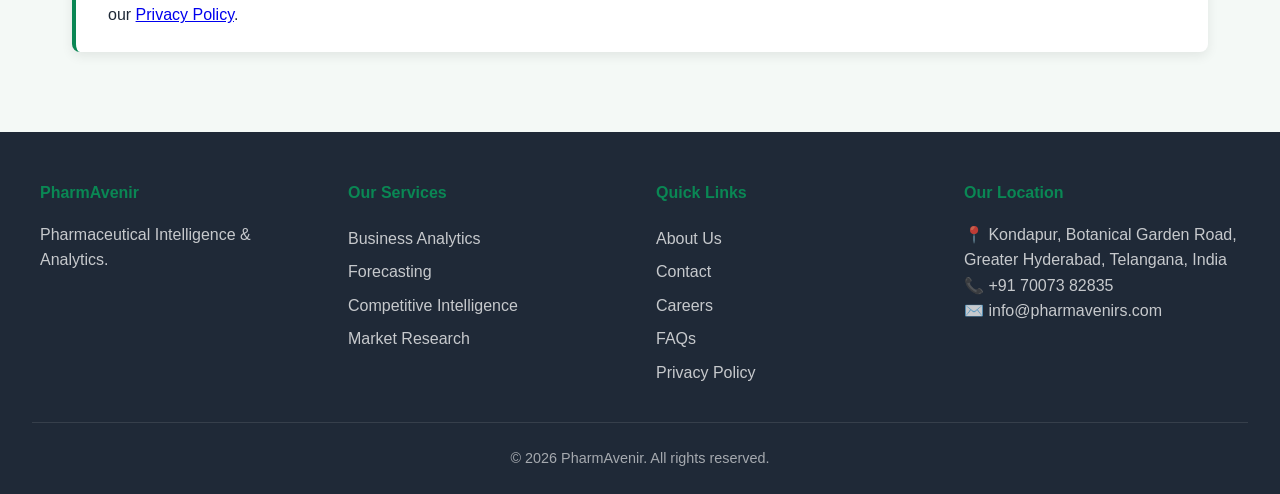
<file: faqs.html>
<!DOCTYPE html>
<html lang="en">
<head>
<meta charset="UTF-8">
<meta name="viewport" content="width=device-width, initial-scale=1.0">
<title>FAQs — PharmAvenir</title>
<meta name="description" content="Frequently asked questions about PharmAvenir's pharma intelligence, analytics, forecasting, competitive intelligence, and market research services.">
<link rel="stylesheet" href="styles.css">
</head>
<body>

<header>
  <div class="nav-container">
    <a href="index.html" class="logo">Pharm<span>Avenir</span></a>
    <nav>
      <ul>
        <li><a href="index.html">Home</a></li>
        <li><a href="about.html">About</a></li>
        <li><a href="services.html">Services</a></li>
        <li><a href="products.html">Solutions</a></li>
        <li><a href="faqs.html">FAQs</a></li>
        <li><a href="blog.html">Insights</a></li>
        <li><a href="careers.html">Careers</a></li>
        <li><a href="contact.html">Contact</a></li>
      </ul>
    </nav>
  </div>
</header>

<section class="hero">
  <span class="tag">SUPPORT</span>
  <h1>Frequently Asked Questions</h1>
  <p>Everything you need to know about PharmAvenir's services, engagement models, and capabilities. Have a question we haven't answered? <a href="contact.html" style="color:white;text-decoration:underline;">Get in touch</a>.</p>
</section>

<section class="content">

  <h2>🏢 About the Company</h2>
  <div class="faq-item">
    <h3>1. What does PharmAvenir do?</h3>
    <p>We are a pharmaceutical intelligence and analytics consultancy. We help biopharma and life-sciences companies make better decisions by providing competitive intelligence, advanced analytics, forecasting, and market research across the product lifecycle.</p>
  </div>
  <div class="faq-item">
    <h3>2. Where are you located?</h3>
    <p>Our office is in Kondapur, on Botanical Garden Road, in Greater Hyderabad, Telangana, India. We support clients globally and serve teams across multiple time zones.</p>
  </div>
  <div class="faq-item">
    <h3>3. What kind of clients do you typically work with?</h3>
    <p>We partner with top pharmaceutical companies, biotech firms, and life-sciences organizations — from large multinationals to growing specialty companies — across more than 10 markets.</p>
  </div>
  <div class="faq-item">
    <h3>4. How big is your team?</h3>
    <p>We have a 50+ member expert team with collective experience exceeding 15 years across pharma analytics, forecasting, intelligence, and research.</p>
  </div>

  <h2 style="margin-top:3rem;">🛠️ Services & Capabilities</h2>
  <div class="faq-item">
    <h3>5. What core services do you offer?</h3>
    <p>Four primary capabilities: (a) Business Analytics, (b) Forecasting & Modeling, (c) Competitive Intelligence, and (d) Market Research. These can be delivered individually or combined into an integrated program.</p>
  </div>
  <div class="faq-item">
    <h3>6. Which therapeutic areas do you cover?</h3>
    <p>Our team has worked across more than 15 therapeutic areas including oncology, cardiovascular and metabolic, immunology, neurology and CNS, respiratory, infectious diseases, rare diseases, women's health, and specialty areas.</p>
  </div>
  <div class="faq-item">
    <h3>7. Do you build custom Power BI dashboards?</h3>
    <p>Yes. Dashboard design and development on Power BI is one of our core analytics offerings, including data integration from CRM, sales, and channel sources.</p>
  </div>
  <div class="faq-item">
    <h3>8. Can you build forecasts for pre-launch assets?</h3>
    <p>Absolutely. We build patient-based and analog-driven forecasting models for both pipeline and in-market products, with built-in scenario planning and sensitivity analysis.</p>
  </div>
  <div class="faq-item">
    <h3>9. Do you cover medical congresses?</h3>
    <p>Yes — we provide live and post-event coverage of major medical congresses, with curated insights, abstract analysis, and competitor positioning.</p>
  </div>
  <div class="faq-item">
    <h3>10. Can you conduct primary research with KOLs and physicians?</h3>
    <p>Yes. We design and execute qualitative and quantitative primary research, including KOL interviews, physician studies, and patient research, in compliance with industry standards.</p>
  </div>

  <h2 style="margin-top:3rem;">🤝 Engagement & Process</h2>
  <div class="faq-item">
    <h3>11. What does a typical engagement look like?</h3>
    <p>We follow a three-stage process: Discovery & Scoping, Research & Modelling, and Deliver & Support. The exact shape depends on whether the work is project-based, retainer, or embedded-team.</p>
  </div>
  <div class="faq-item">
    <h3>12. How do I get started?</h3>
    <p>Reach out via our contact form, email info@pharmavenirs.com, or call +91 70073 82835. We will set up a discovery conversation to understand your objectives and propose an approach.</p>
  </div>
  <div class="faq-item">
    <h3>13. How long does a typical project take?</h3>
    <p>Timelines vary by scope. A focused intelligence brief can be a few weeks, a full forecasting build typically runs 6–10 weeks, and ongoing trackers/dashboards are continuous engagements.</p>
  </div>
  <div class="faq-item">
    <h3>14. Do you offer retainer engagements?</h3>
    <p>Yes. Many clients prefer ongoing retainers for continuous landscape monitoring, periodic forecast refreshes, or as embedded extensions of their internal teams.</p>
  </div>
  <div class="faq-item">
    <h3>15. Can you operate as an extension of our internal team?</h3>
    <p>Yes. Our embedded-team model places dedicated analysts and researchers alongside your in-house team for sustained, multi-workstream support.</p>
  </div>

  <h2 style="margin-top:3rem;">🌐 Reach & Support</h2>
  <div class="faq-item">
    <h3>16. Do you serve clients outside India?</h3>
    <p>Yes — we currently serve clients across more than 10 markets, including North America, Europe, and Asia-Pacific.</p>
  </div>
  <div class="faq-item">
    <h3>17. What are your support hours?</h3>
    <p>We offer 24/5 (Monday through Friday) support and can align team coverage to your time zone for project-critical needs.</p>
  </div>
  <div class="faq-item">
    <h3>18. How do you handle data confidentiality?</h3>
    <p>We work under strict NDAs and information-security practices. Client data is handled with controlled access, secure storage, and clear retention/return policies tailored to each engagement.</p>
  </div>

  <h2 style="margin-top:3rem;">💼 Working With Us</h2>
  <div class="faq-item">
    <h3>19. Are you hiring?</h3>
    <p>We are continually growing our team. Visit our <a href="careers.html">Careers page</a> to see open roles or send your CV to careers@pharmavenirs.com.</p>
  </div>
  <div class="faq-item">
    <h3>20. Do you offer internships or graduate opportunities?</h3>
    <p>From time to time, we open internships and entry-level roles in analytics, research, and consulting. Email careers@pharmavenirs.com to express interest.</p>
  </div>

  <h2 style="margin-top:3rem;">🤖 Chatbot & Digital Support</h2>
  <div class="faq-item">
    <h3>21. What can the chatbot help with?</h3>
    <p>Our virtual assistant can answer questions about our services, capabilities, engagement models, locations, and how to start a conversation with our team.</p>
  </div>
  <div class="faq-item">
    <h3>22. Does the chatbot replace a human consultant?</h3>
    <p>No. The chatbot is here to point you in the right direction quickly. For project scoping or strategic discussions, our consultants will engage with you directly.</p>
  </div>
  <div class="faq-item">
    <h3>23. Is my conversation with the chatbot confidential?</h3>
    <p>Yes. Conversations are encrypted in transit and used only to improve service quality. We never share your data with third parties without consent. See our <a href="privacy.html">Privacy Policy</a>.</p>
  </div>

</section>

<a class="chatbot-bubble" href="#" title="Chat with PharmaBot">💬</a>

<footer>
  <div class="footer-grid">
    <div><h4>PharmAvenir</h4><p style="color:rgba(255,255,255,0.75);">Pharmaceutical Intelligence & Analytics.</p></div>
    <div><h4>Our Services</h4><a href="services.html">Business Analytics</a><a href="services.html">Forecasting</a><a href="services.html">Competitive Intelligence</a><a href="services.html">Market Research</a></div>
    <div><h4>Quick Links</h4><a href="about.html">About Us</a><a href="contact.html">Contact</a><a href="careers.html">Careers</a><a href="faqs.html">FAQs</a><a href="privacy.html">Privacy Policy</a></div>
    <div><h4>Our Location</h4><p style="color:rgba(255,255,255,0.75);">📍 Kondapur, Botanical Garden Road,<br>Greater Hyderabad, Telangana, India</p><p style="color:rgba(255,255,255,0.75);">📞 +91 70073 82835</p><p style="color:rgba(255,255,255,0.75);">✉️ info@pharmavenirs.com</p></div>
  </div>
  <div class="footer-bottom">&copy; 2026 PharmAvenir. All rights reserved.</div>
</footer>

<script src="js/chatbot.js"></script>
</body>
</html>
</file>
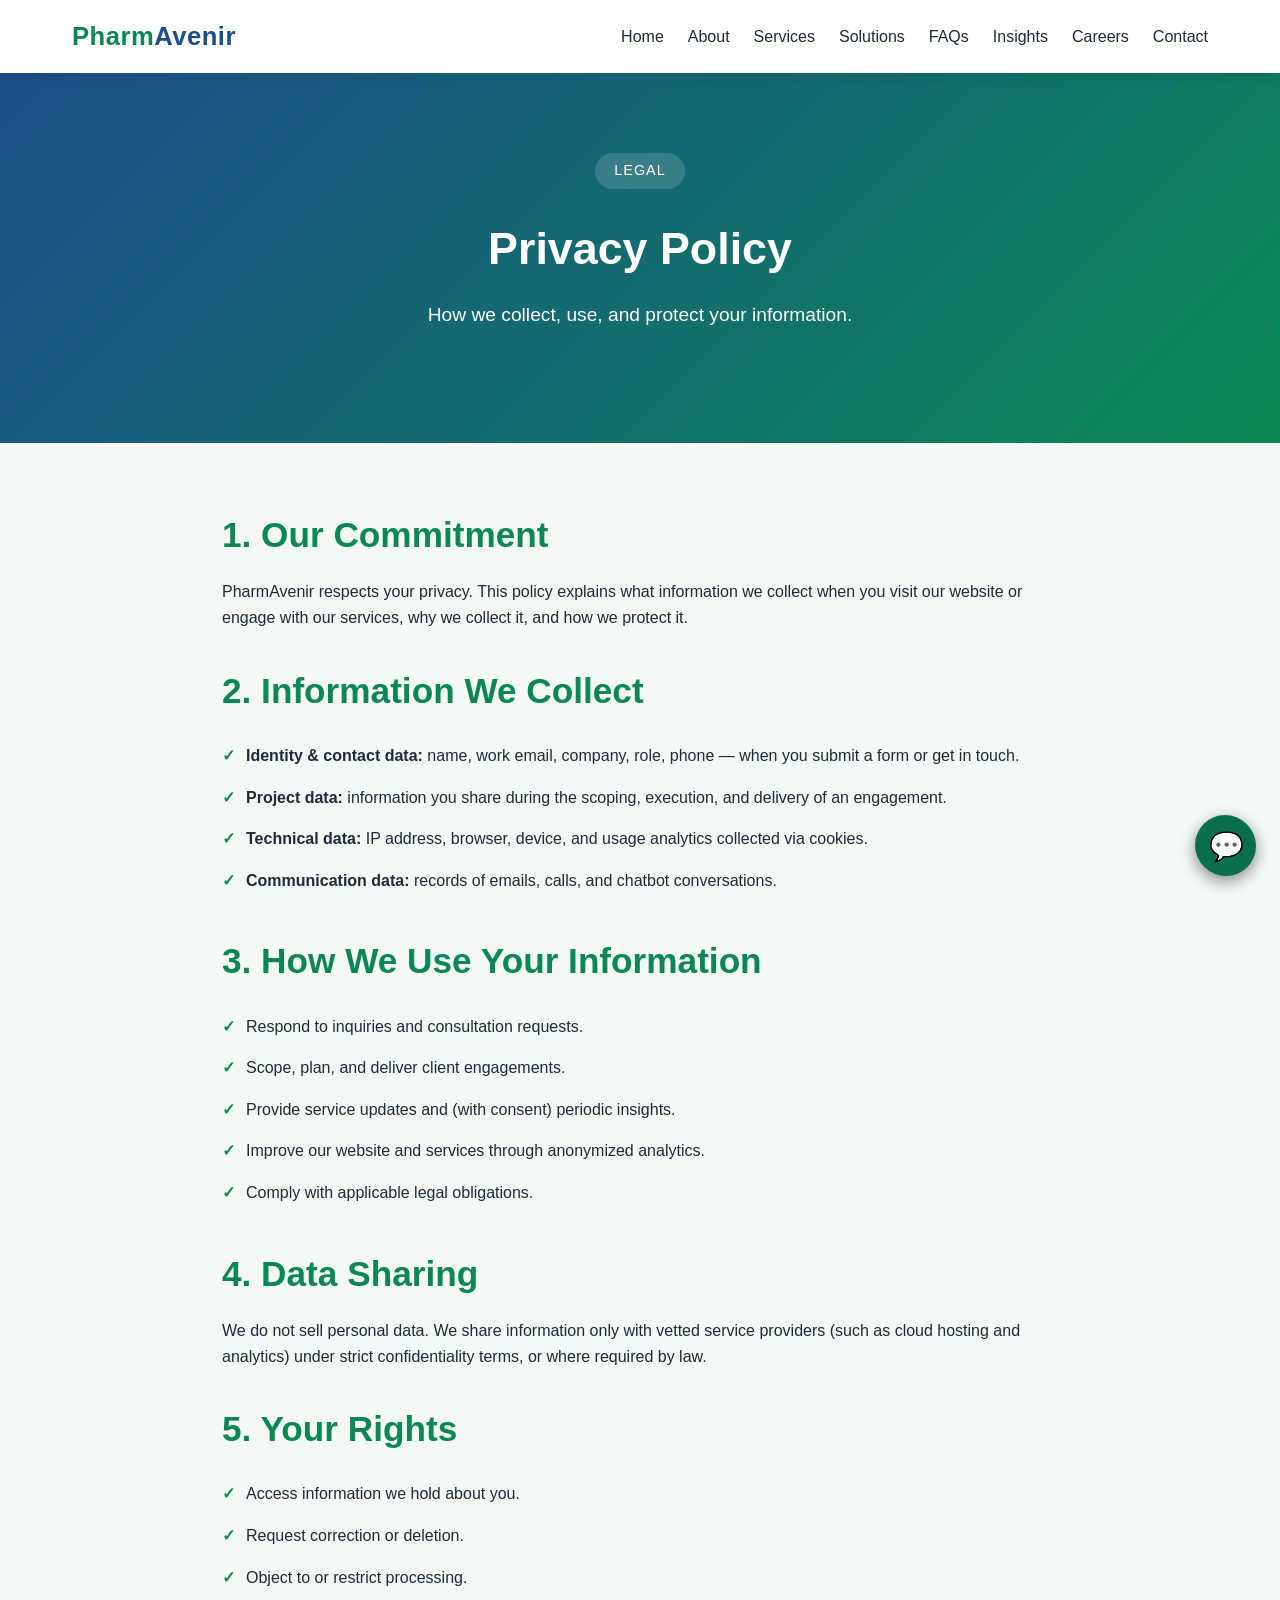
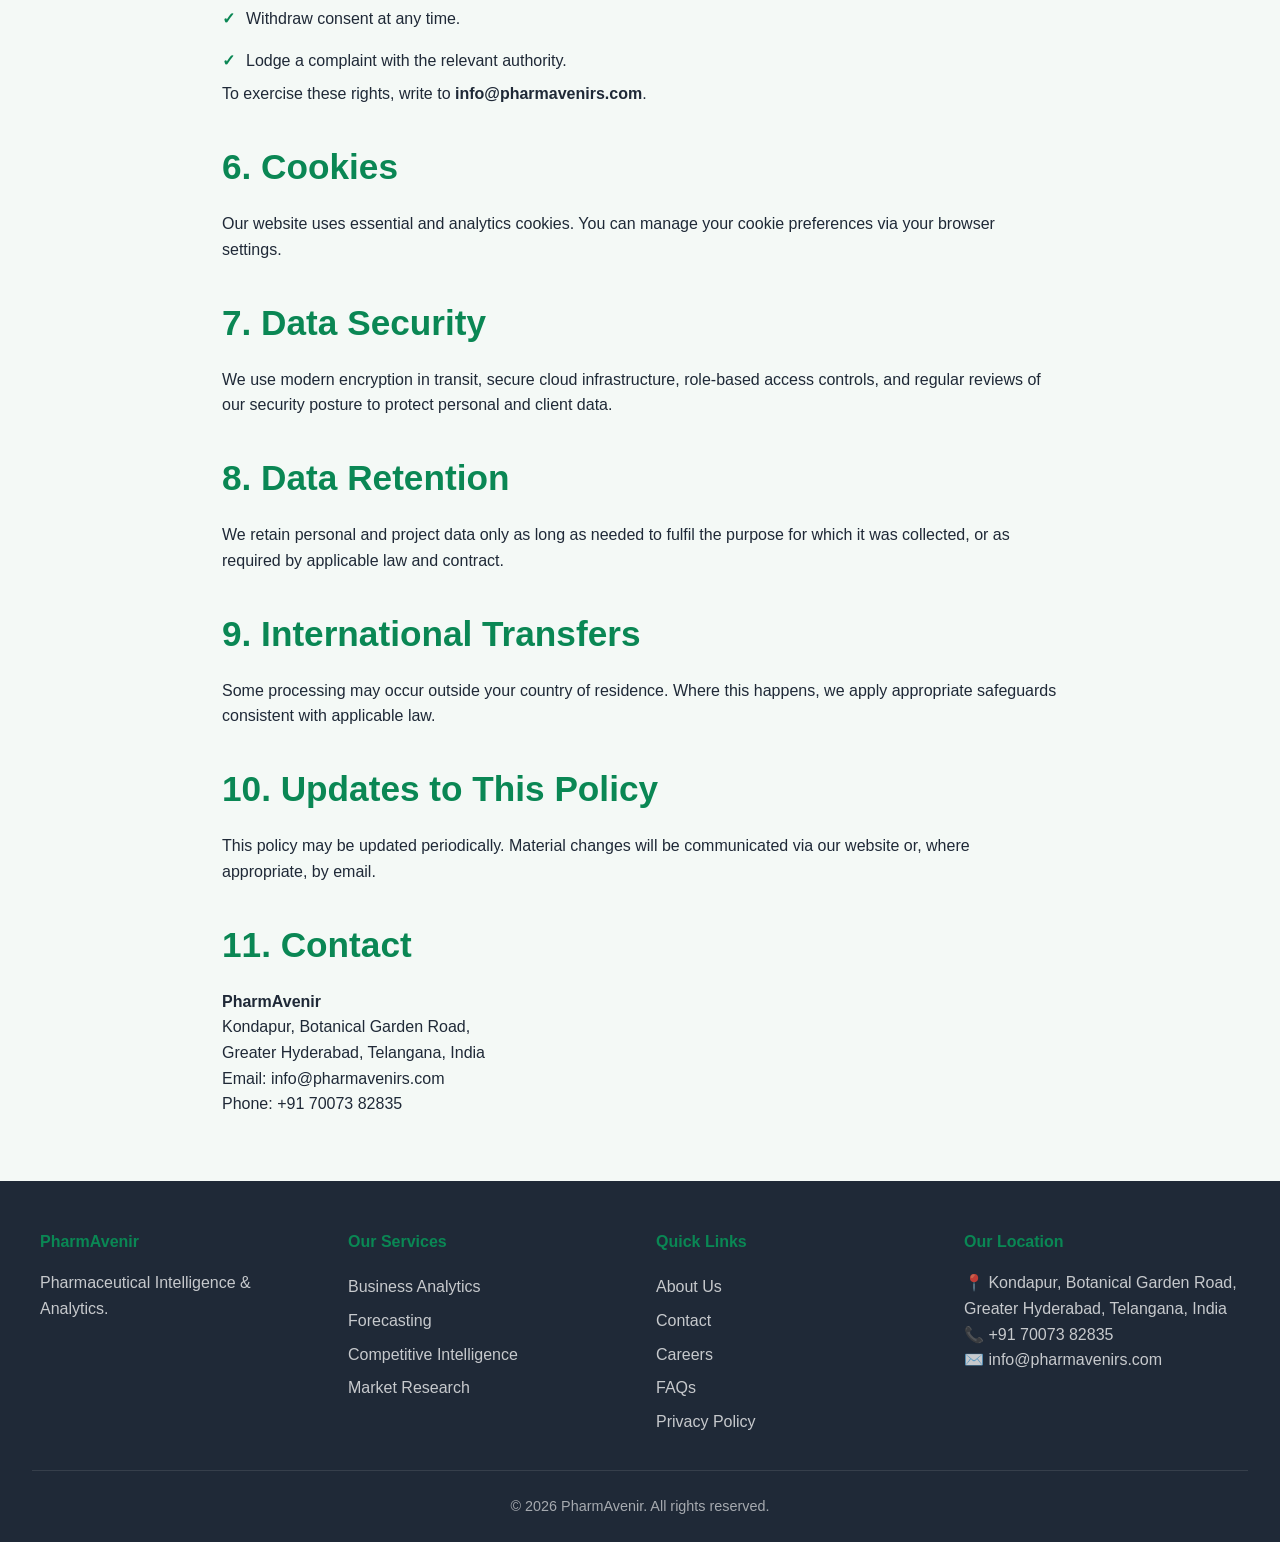
<file: privacy.html>
<!DOCTYPE html>
<html lang="en">
<head>
<meta charset="UTF-8">
<meta name="viewport" content="width=device-width, initial-scale=1.0">
<title>Privacy Policy — PharmAvenir</title>
<link rel="stylesheet" href="styles.css">
</head>
<body>

<header>
  <div class="nav-container">
    <a href="index.html" class="logo">Pharm<span>Avenir</span></a>
    <nav>
      <ul>
        <li><a href="index.html">Home</a></li>
        <li><a href="about.html">About</a></li>
        <li><a href="services.html">Services</a></li>
        <li><a href="products.html">Solutions</a></li>
        <li><a href="faqs.html">FAQs</a></li>
        <li><a href="blog.html">Insights</a></li>
        <li><a href="careers.html">Careers</a></li>
        <li><a href="contact.html">Contact</a></li>
      </ul>
    </nav>
  </div>
</header>

<section class="hero">
  <span class="tag">LEGAL</span>
  <h1>Privacy Policy</h1>
  <p>How we collect, use, and protect your information.</p>
</section>

<section class="content" style="max-width:900px;">
  <h2 style="text-align:left;">1. Our Commitment</h2>
  <p>PharmAvenir respects your privacy. This policy explains what information we collect when you visit our website or engage with our services, why we collect it, and how we protect it.</p>

  <h2 style="text-align:left;margin-top:2rem;">2. Information We Collect</h2>
  <ul class="styled">
    <li><strong>Identity & contact data:</strong> name, work email, company, role, phone — when you submit a form or get in touch.</li>
    <li><strong>Project data:</strong> information you share during the scoping, execution, and delivery of an engagement.</li>
    <li><strong>Technical data:</strong> IP address, browser, device, and usage analytics collected via cookies.</li>
    <li><strong>Communication data:</strong> records of emails, calls, and chatbot conversations.</li>
  </ul>

  <h2 style="text-align:left;margin-top:2rem;">3. How We Use Your Information</h2>
  <ul class="styled">
    <li>Respond to inquiries and consultation requests.</li>
    <li>Scope, plan, and deliver client engagements.</li>
    <li>Provide service updates and (with consent) periodic insights.</li>
    <li>Improve our website and services through anonymized analytics.</li>
    <li>Comply with applicable legal obligations.</li>
  </ul>

  <h2 style="text-align:left;margin-top:2rem;">4. Data Sharing</h2>
  <p>We do not sell personal data. We share information only with vetted service providers (such as cloud hosting and analytics) under strict confidentiality terms, or where required by law.</p>

  <h2 style="text-align:left;margin-top:2rem;">5. Your Rights</h2>
  <ul class="styled">
    <li>Access information we hold about you.</li>
    <li>Request correction or deletion.</li>
    <li>Object to or restrict processing.</li>
    <li>Withdraw consent at any time.</li>
    <li>Lodge a complaint with the relevant authority.</li>
  </ul>
  <p>To exercise these rights, write to <strong>info@pharmavenirs.com</strong>.</p>

  <h2 style="text-align:left;margin-top:2rem;">6. Cookies</h2>
  <p>Our website uses essential and analytics cookies. You can manage your cookie preferences via your browser settings.</p>

  <h2 style="text-align:left;margin-top:2rem;">7. Data Security</h2>
  <p>We use modern encryption in transit, secure cloud infrastructure, role-based access controls, and regular reviews of our security posture to protect personal and client data.</p>

  <h2 style="text-align:left;margin-top:2rem;">8. Data Retention</h2>
  <p>We retain personal and project data only as long as needed to fulfil the purpose for which it was collected, or as required by applicable law and contract.</p>

  <h2 style="text-align:left;margin-top:2rem;">9. International Transfers</h2>
  <p>Some processing may occur outside your country of residence. Where this happens, we apply appropriate safeguards consistent with applicable law.</p>

  <h2 style="text-align:left;margin-top:2rem;">10. Updates to This Policy</h2>
  <p>This policy may be updated periodically. Material changes will be communicated via our website or, where appropriate, by email.</p>

  <h2 style="text-align:left;margin-top:2rem;">11. Contact</h2>
  <p>
    <strong>PharmAvenir</strong><br>
    Kondapur, Botanical Garden Road,<br>
    Greater Hyderabad, Telangana, India<br>
    Email: info@pharmavenirs.com<br>
    Phone: +91 70073 82835
  </p>
</section>

<a class="chatbot-bubble" href="#" title="Chat with PharmaBot">💬</a>

<footer>
  <div class="footer-grid">
    <div><h4>PharmAvenir</h4><p style="color:rgba(255,255,255,0.75);">Pharmaceutical Intelligence & Analytics.</p></div>
    <div><h4>Our Services</h4><a href="services.html">Business Analytics</a><a href="services.html">Forecasting</a><a href="services.html">Competitive Intelligence</a><a href="services.html">Market Research</a></div>
    <div><h4>Quick Links</h4><a href="about.html">About Us</a><a href="contact.html">Contact</a><a href="careers.html">Careers</a><a href="faqs.html">FAQs</a><a href="privacy.html">Privacy Policy</a></div>
    <div><h4>Our Location</h4><p style="color:rgba(255,255,255,0.75);">📍 Kondapur, Botanical Garden Road,<br>Greater Hyderabad, Telangana, India</p><p style="color:rgba(255,255,255,0.75);">📞 +91 70073 82835</p><p style="color:rgba(255,255,255,0.75);">✉️ info@pharmavenirs.com</p></div>
  </div>
  <div class="footer-bottom">&copy; 2026 PharmAvenir. All rights reserved.</div>
</footer>

<script src="js/chatbot.js"></script>
</body>
</html>
</file>
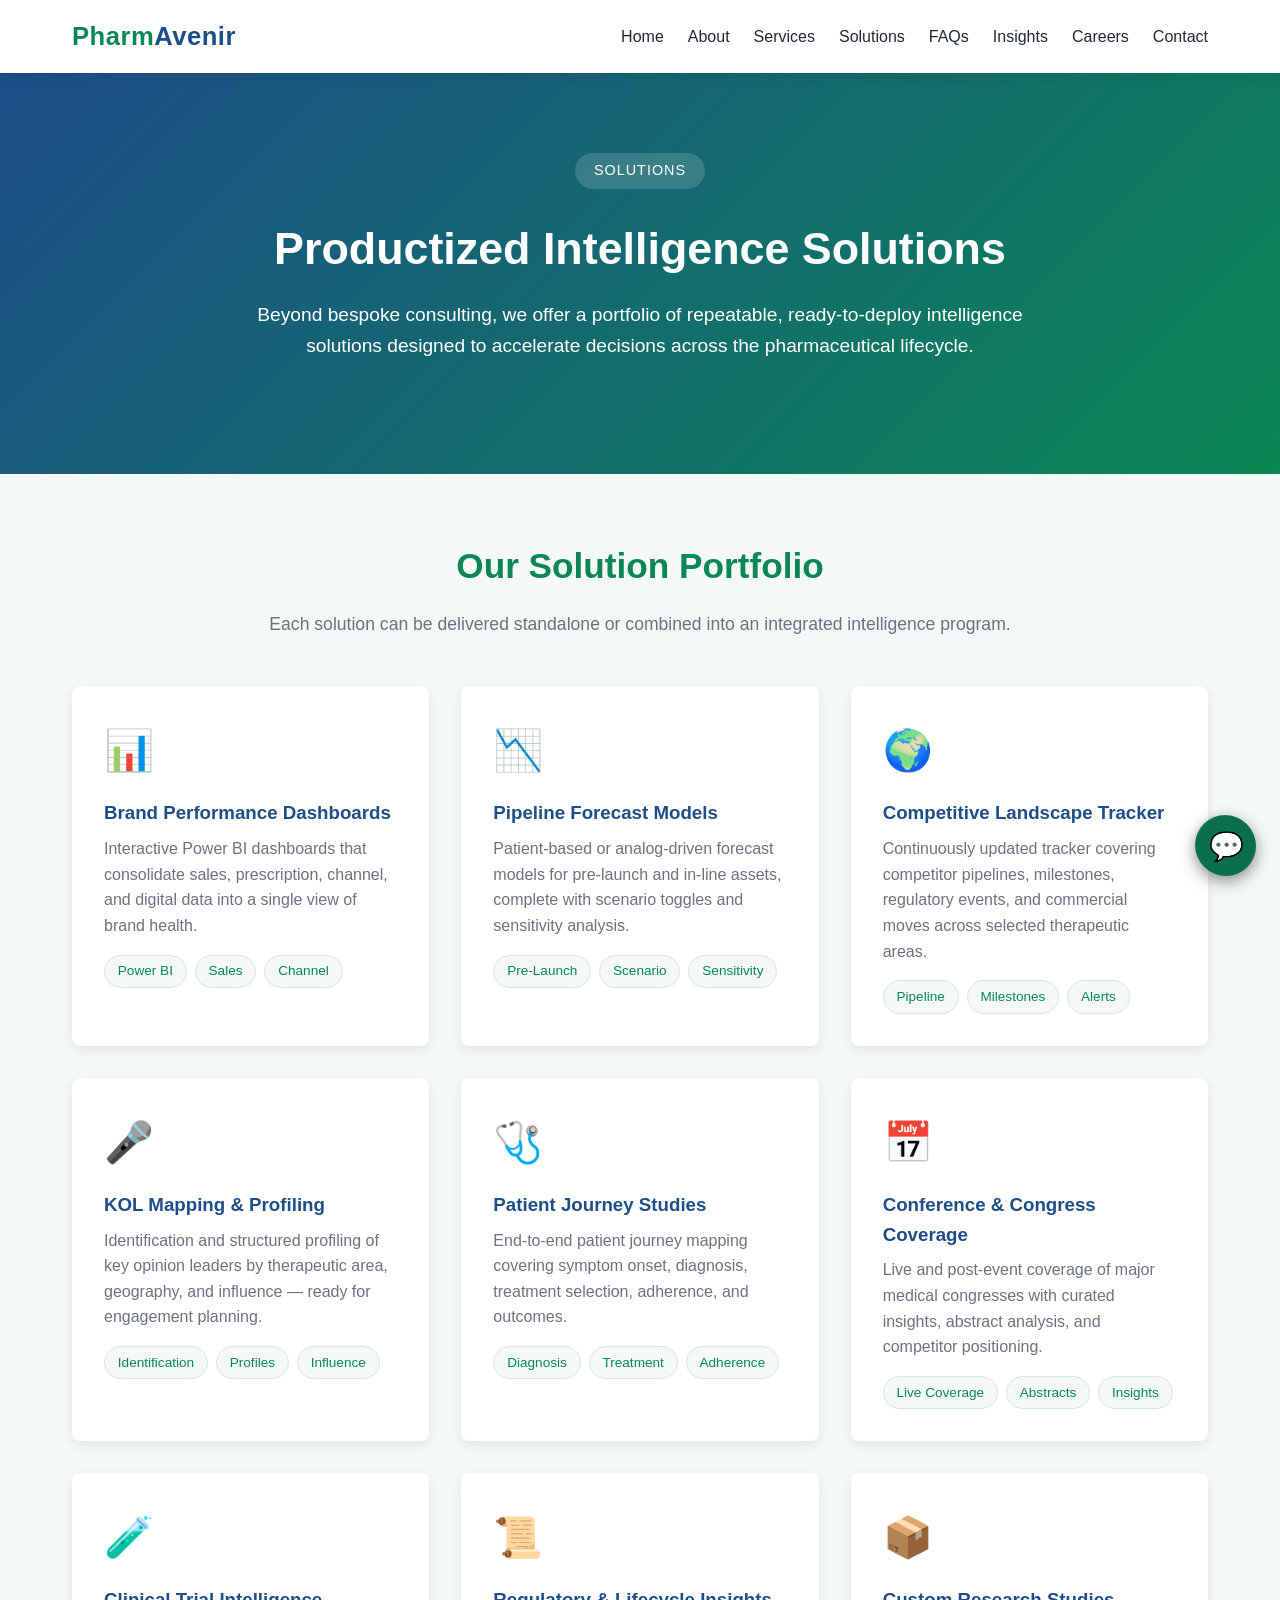
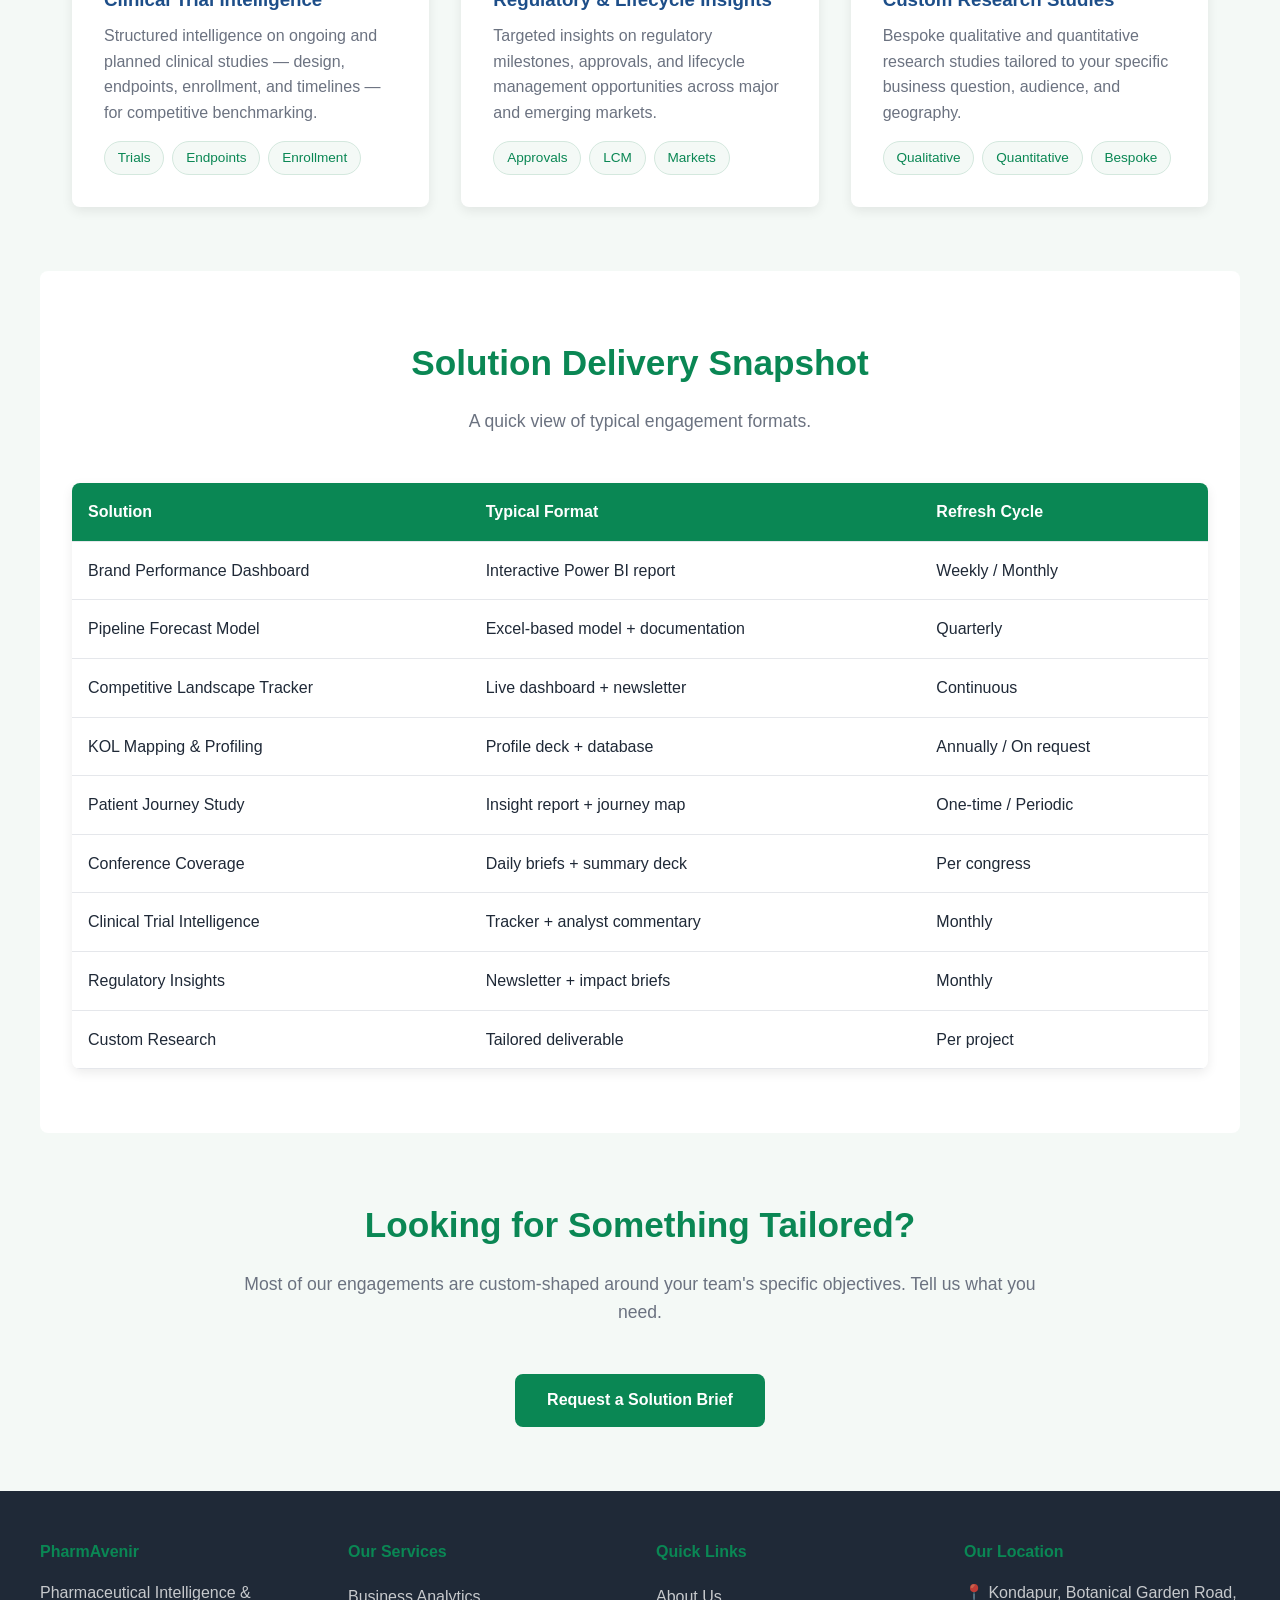
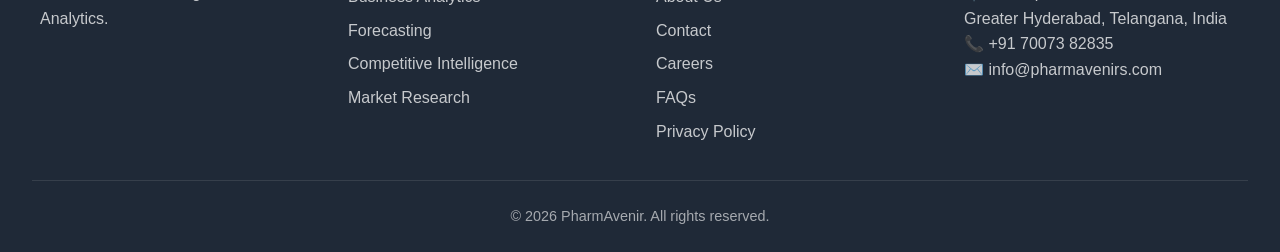
<file: products.html>
<!DOCTYPE html>
<html lang="en">
<head>
<meta charset="UTF-8">
<meta name="viewport" content="width=device-width, initial-scale=1.0">
<title>Solutions & Deliverables — PharmAvenir</title>
<meta name="description" content="Productized intelligence solutions from PharmAvenir: dashboards, forecasting models, competitive intelligence trackers, KOL maps, and patient journey studies.">
<link rel="stylesheet" href="styles.css">
</head>
<body>

<header>
  <div class="nav-container">
    <a href="index.html" class="logo">Pharm<span>Avenir</span></a>
    <nav>
      <ul>
        <li><a href="index.html">Home</a></li>
        <li><a href="about.html">About</a></li>
        <li><a href="services.html">Services</a></li>
        <li><a href="products.html">Solutions</a></li>
        <li><a href="faqs.html">FAQs</a></li>
        <li><a href="blog.html">Insights</a></li>
        <li><a href="careers.html">Careers</a></li>
        <li><a href="contact.html">Contact</a></li>
      </ul>
    </nav>
  </div>
</header>

<section class="hero">
  <span class="tag">SOLUTIONS</span>
  <h1>Productized Intelligence Solutions</h1>
  <p>Beyond bespoke consulting, we offer a portfolio of repeatable, ready-to-deploy intelligence solutions designed to accelerate decisions across the pharmaceutical lifecycle.</p>
</section>

<section class="content">
  <h2>Our Solution Portfolio</h2>
  <p class="subtitle">Each solution can be delivered standalone or combined into an integrated intelligence program.</p>

  <div class="grid">

    <div class="card">
      <div class="icon">📊</div>
      <h3>Brand Performance Dashboards</h3>
      <p>Interactive Power BI dashboards that consolidate sales, prescription, channel, and digital data into a single view of brand health.</p>
      <div class="tags"><span>Power BI</span><span>Sales</span><span>Channel</span></div>
    </div>

    <div class="card">
      <div class="icon">📉</div>
      <h3>Pipeline Forecast Models</h3>
      <p>Patient-based or analog-driven forecast models for pre-launch and in-line assets, complete with scenario toggles and sensitivity analysis.</p>
      <div class="tags"><span>Pre-Launch</span><span>Scenario</span><span>Sensitivity</span></div>
    </div>

    <div class="card">
      <div class="icon">🌍</div>
      <h3>Competitive Landscape Tracker</h3>
      <p>Continuously updated tracker covering competitor pipelines, milestones, regulatory events, and commercial moves across selected therapeutic areas.</p>
      <div class="tags"><span>Pipeline</span><span>Milestones</span><span>Alerts</span></div>
    </div>

    <div class="card">
      <div class="icon">🎤</div>
      <h3>KOL Mapping & Profiling</h3>
      <p>Identification and structured profiling of key opinion leaders by therapeutic area, geography, and influence — ready for engagement planning.</p>
      <div class="tags"><span>Identification</span><span>Profiles</span><span>Influence</span></div>
    </div>

    <div class="card">
      <div class="icon">🩺</div>
      <h3>Patient Journey Studies</h3>
      <p>End-to-end patient journey mapping covering symptom onset, diagnosis, treatment selection, adherence, and outcomes.</p>
      <div class="tags"><span>Diagnosis</span><span>Treatment</span><span>Adherence</span></div>
    </div>

    <div class="card">
      <div class="icon">📅</div>
      <h3>Conference & Congress Coverage</h3>
      <p>Live and post-event coverage of major medical congresses with curated insights, abstract analysis, and competitor positioning.</p>
      <div class="tags"><span>Live Coverage</span><span>Abstracts</span><span>Insights</span></div>
    </div>

    <div class="card">
      <div class="icon">🧪</div>
      <h3>Clinical Trial Intelligence</h3>
      <p>Structured intelligence on ongoing and planned clinical studies — design, endpoints, enrollment, and timelines — for competitive benchmarking.</p>
      <div class="tags"><span>Trials</span><span>Endpoints</span><span>Enrollment</span></div>
    </div>

    <div class="card">
      <div class="icon">📜</div>
      <h3>Regulatory & Lifecycle Insights</h3>
      <p>Targeted insights on regulatory milestones, approvals, and lifecycle management opportunities across major and emerging markets.</p>
      <div class="tags"><span>Approvals</span><span>LCM</span><span>Markets</span></div>
    </div>

    <div class="card">
      <div class="icon">📦</div>
      <h3>Custom Research Studies</h3>
      <p>Bespoke qualitative and quantitative research studies tailored to your specific business question, audience, and geography.</p>
      <div class="tags"><span>Qualitative</span><span>Quantitative</span><span>Bespoke</span></div>
    </div>

  </div>
</section>

<section class="content" style="background:var(--white); border-radius:var(--radius);">
  <h2>Solution Delivery Snapshot</h2>
  <p class="subtitle">A quick view of typical engagement formats.</p>
  <table>
    <thead>
      <tr><th>Solution</th><th>Typical Format</th><th>Refresh Cycle</th></tr>
    </thead>
    <tbody>
      <tr><td>Brand Performance Dashboard</td><td>Interactive Power BI report</td><td>Weekly / Monthly</td></tr>
      <tr><td>Pipeline Forecast Model</td><td>Excel-based model + documentation</td><td>Quarterly</td></tr>
      <tr><td>Competitive Landscape Tracker</td><td>Live dashboard + newsletter</td><td>Continuous</td></tr>
      <tr><td>KOL Mapping & Profiling</td><td>Profile deck + database</td><td>Annually / On request</td></tr>
      <tr><td>Patient Journey Study</td><td>Insight report + journey map</td><td>One-time / Periodic</td></tr>
      <tr><td>Conference Coverage</td><td>Daily briefs + summary deck</td><td>Per congress</td></tr>
      <tr><td>Clinical Trial Intelligence</td><td>Tracker + analyst commentary</td><td>Monthly</td></tr>
      <tr><td>Regulatory Insights</td><td>Newsletter + impact briefs</td><td>Monthly</td></tr>
      <tr><td>Custom Research</td><td>Tailored deliverable</td><td>Per project</td></tr>
    </tbody>
  </table>
</section>

<section class="content" style="text-align:center;">
  <h2>Looking for Something Tailored?</h2>
  <p class="subtitle">Most of our engagements are custom-shaped around your team's specific objectives. Tell us what you need.</p>
  <a href="contact.html" class="btn btn-primary">Request a Solution Brief</a>
</section>

<a class="chatbot-bubble" href="#" title="Chat with PharmaBot">💬</a>

<footer>
  <div class="footer-grid">
    <div><h4>PharmAvenir</h4><p style="color:rgba(255,255,255,0.75);">Pharmaceutical Intelligence & Analytics.</p></div>
    <div><h4>Our Services</h4><a href="services.html">Business Analytics</a><a href="services.html">Forecasting</a><a href="services.html">Competitive Intelligence</a><a href="services.html">Market Research</a></div>
    <div><h4>Quick Links</h4><a href="about.html">About Us</a><a href="contact.html">Contact</a><a href="careers.html">Careers</a><a href="faqs.html">FAQs</a><a href="privacy.html">Privacy Policy</a></div>
    <div><h4>Our Location</h4><p style="color:rgba(255,255,255,0.75);">📍 Kondapur, Botanical Garden Road,<br>Greater Hyderabad, Telangana, India</p><p style="color:rgba(255,255,255,0.75);">📞 +91 70073 82835</p><p style="color:rgba(255,255,255,0.75);">✉️ info@pharmavenirs.com</p></div>
  </div>
  <div class="footer-bottom">&copy; 2026 PharmAvenir. All rights reserved.</div>
</footer>

<script src="js/chatbot.js"></script>
</body>
</html>
</file>
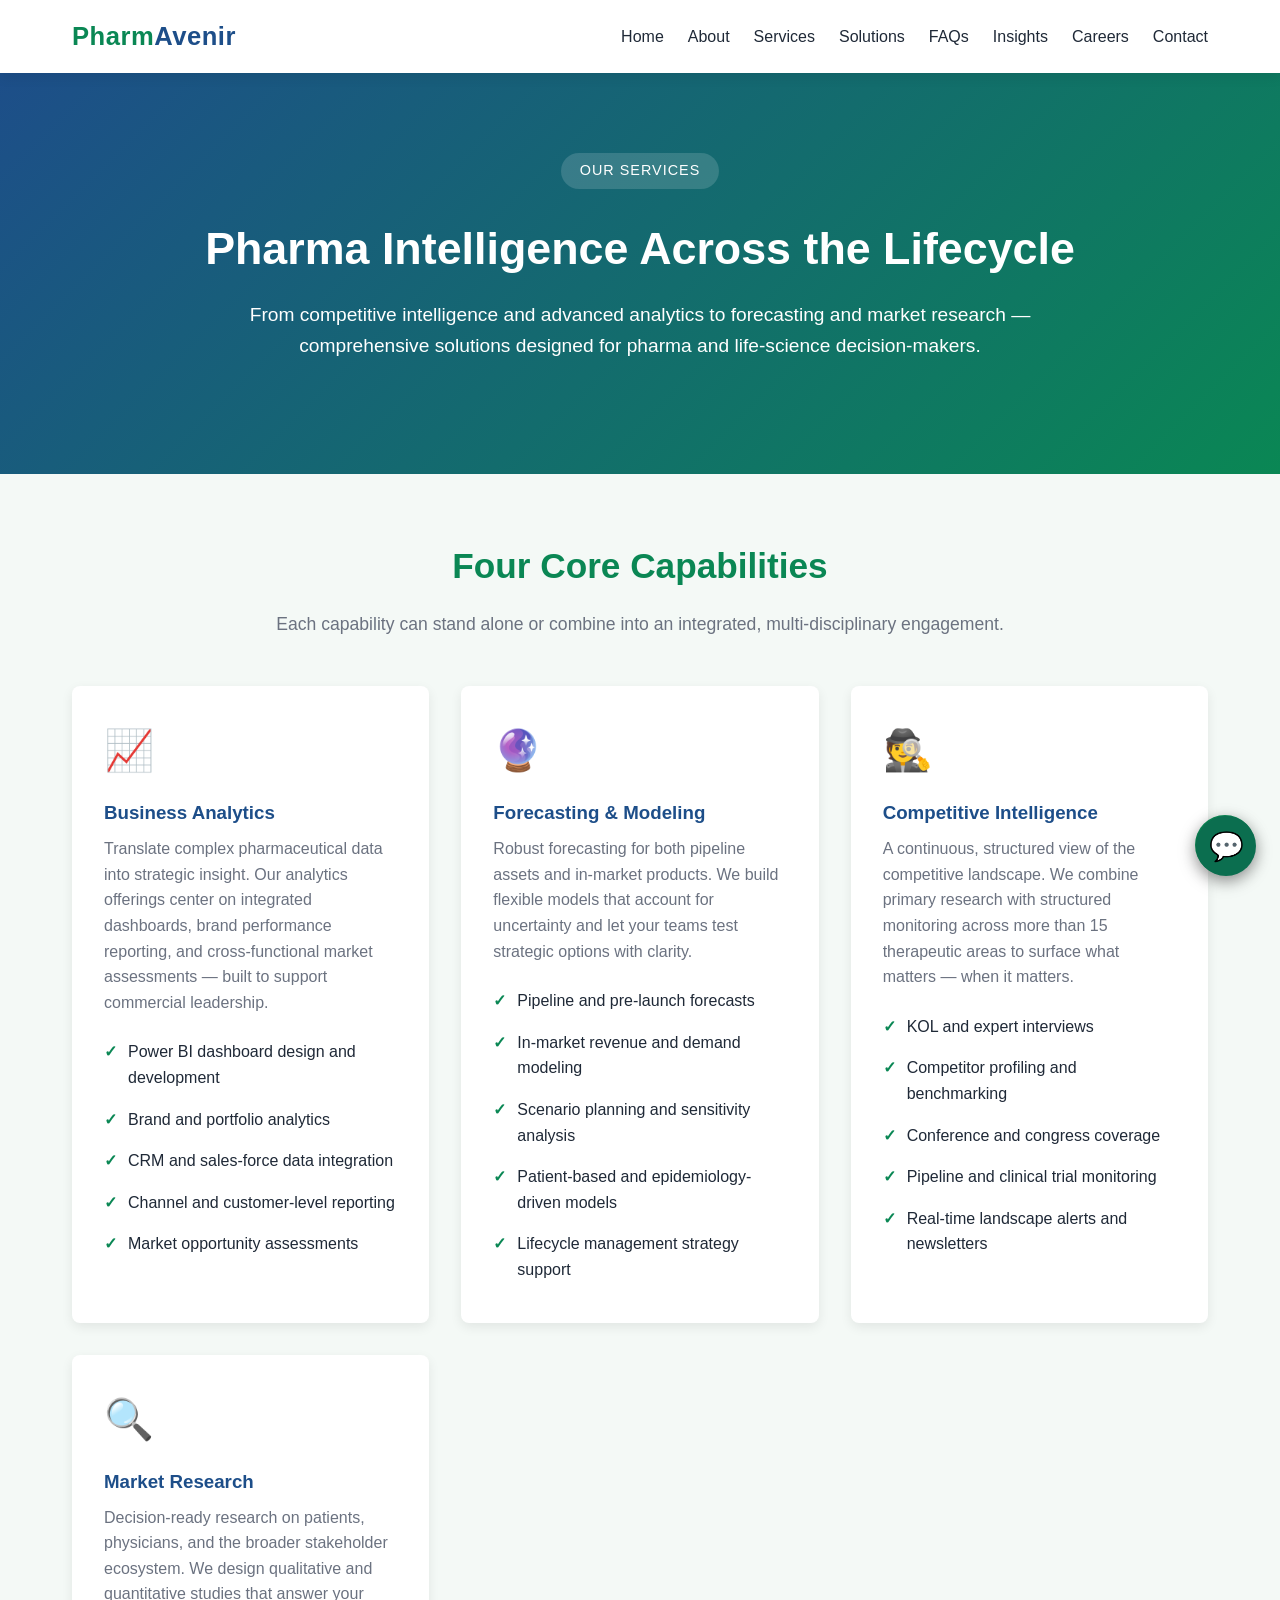
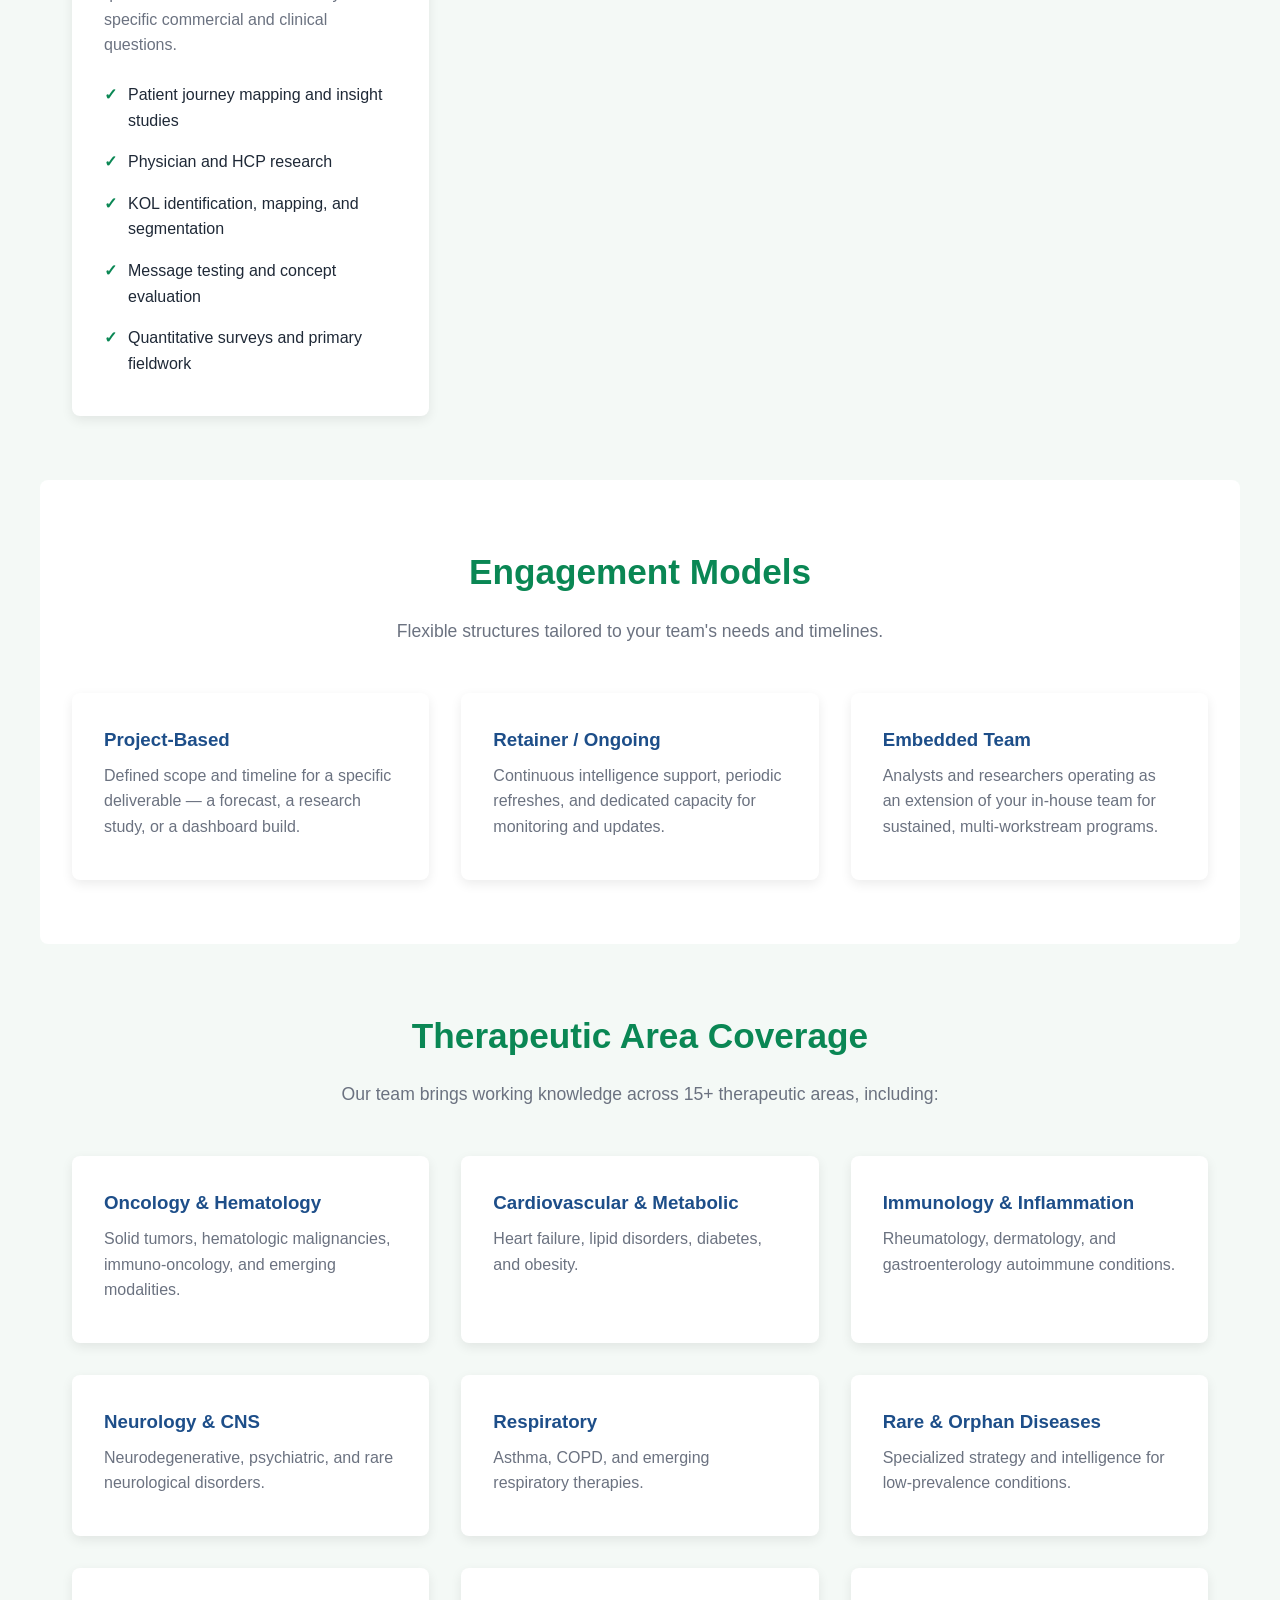
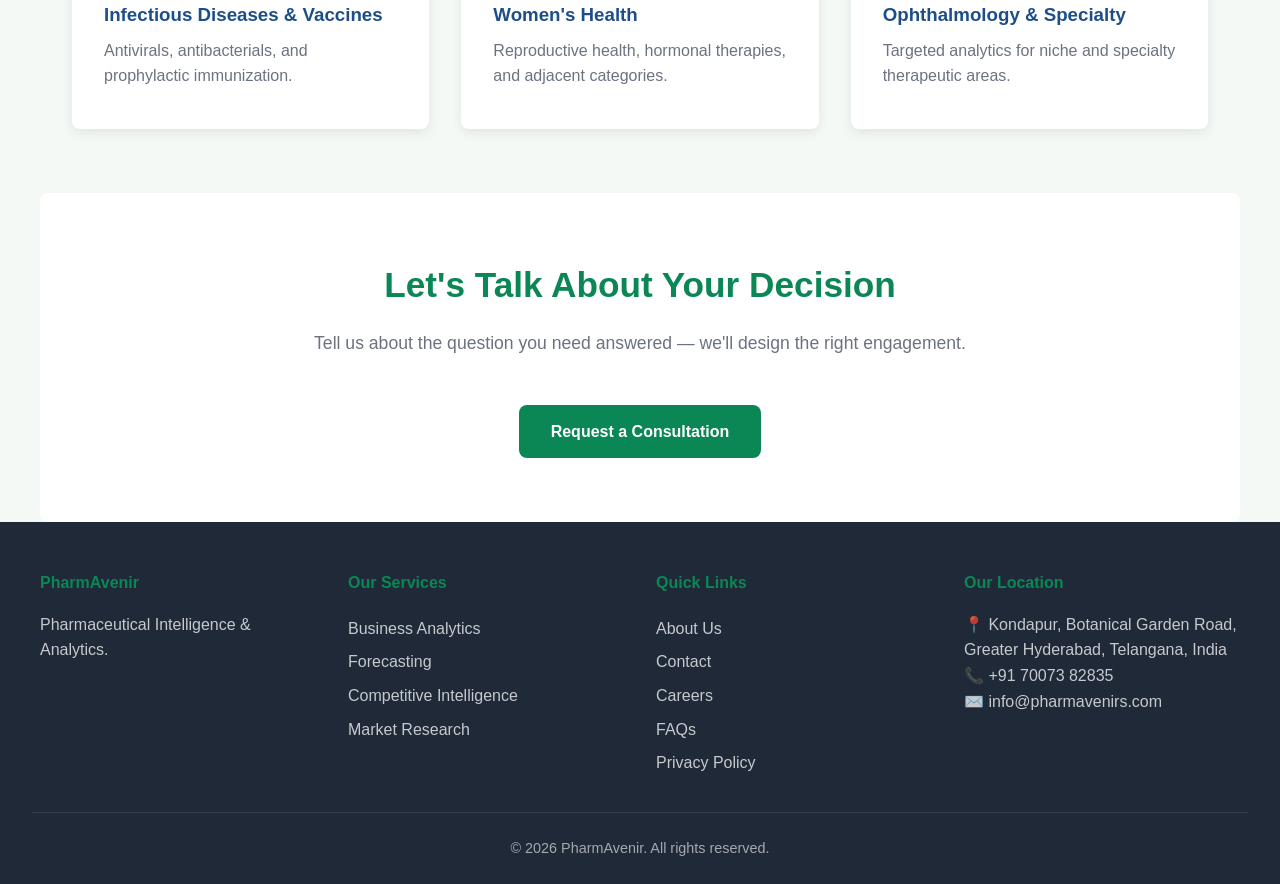
<file: services.html>
<!DOCTYPE html>
<html lang="en">
<head>
<meta charset="UTF-8">
<meta name="viewport" content="width=device-width, initial-scale=1.0">
<title>Our Services — PharmAvenir</title>
<meta name="description" content="PharmAvenir's pharma intelligence services: Business Analytics, Forecasting & Modeling, Competitive Intelligence, and Market Research for biopharma and life-sciences companies.">
<link rel="stylesheet" href="styles.css">
</head>
<body>

<header>
  <div class="nav-container">
    <a href="index.html" class="logo">Pharm<span>Avenir</span></a>
    <nav>
      <ul>
        <li><a href="index.html">Home</a></li>
        <li><a href="about.html">About</a></li>
        <li><a href="services.html">Services</a></li>
        <li><a href="products.html">Solutions</a></li>
        <li><a href="faqs.html">FAQs</a></li>
        <li><a href="blog.html">Insights</a></li>
        <li><a href="careers.html">Careers</a></li>
        <li><a href="contact.html">Contact</a></li>
      </ul>
    </nav>
  </div>
</header>

<section class="hero">
  <span class="tag">OUR SERVICES</span>
  <h1>Pharma Intelligence Across the Lifecycle</h1>
  <p>From competitive intelligence and advanced analytics to forecasting and market research — comprehensive solutions designed for pharma and life-science decision-makers.</p>
</section>

<section class="content">
  <h2>Four Core Capabilities</h2>
  <p class="subtitle">Each capability can stand alone or combine into an integrated, multi-disciplinary engagement.</p>

  <div class="grid">

    <div class="card">
      <div class="icon">📈</div>
      <h3>Business Analytics</h3>
      <p>Translate complex pharmaceutical data into strategic insight. Our analytics offerings center on integrated dashboards, brand performance reporting, and cross-functional market assessments — built to support commercial leadership.</p>
      <ul class="styled" style="margin-top:1rem;">
        <li>Power BI dashboard design and development</li>
        <li>Brand and portfolio analytics</li>
        <li>CRM and sales-force data integration</li>
        <li>Channel and customer-level reporting</li>
        <li>Market opportunity assessments</li>
      </ul>
    </div>

    <div class="card">
      <div class="icon">🔮</div>
      <h3>Forecasting & Modeling</h3>
      <p>Robust forecasting for both pipeline assets and in-market products. We build flexible models that account for uncertainty and let your teams test strategic options with clarity.</p>
      <ul class="styled" style="margin-top:1rem;">
        <li>Pipeline and pre-launch forecasts</li>
        <li>In-market revenue and demand modeling</li>
        <li>Scenario planning and sensitivity analysis</li>
        <li>Patient-based and epidemiology-driven models</li>
        <li>Lifecycle management strategy support</li>
      </ul>
    </div>

    <div class="card">
      <div class="icon">🕵️</div>
      <h3>Competitive Intelligence</h3>
      <p>A continuous, structured view of the competitive landscape. We combine primary research with structured monitoring across more than 15 therapeutic areas to surface what matters — when it matters.</p>
      <ul class="styled" style="margin-top:1rem;">
        <li>KOL and expert interviews</li>
        <li>Competitor profiling and benchmarking</li>
        <li>Conference and congress coverage</li>
        <li>Pipeline and clinical trial monitoring</li>
        <li>Real-time landscape alerts and newsletters</li>
      </ul>
    </div>

    <div class="card">
      <div class="icon">🔍</div>
      <h3>Market Research</h3>
      <p>Decision-ready research on patients, physicians, and the broader stakeholder ecosystem. We design qualitative and quantitative studies that answer your specific commercial and clinical questions.</p>
      <ul class="styled" style="margin-top:1rem;">
        <li>Patient journey mapping and insight studies</li>
        <li>Physician and HCP research</li>
        <li>KOL identification, mapping, and segmentation</li>
        <li>Message testing and concept evaluation</li>
        <li>Quantitative surveys and primary fieldwork</li>
      </ul>
    </div>

  </div>
</section>

<section class="content" style="background:var(--white); border-radius:var(--radius);">
  <h2>Engagement Models</h2>
  <p class="subtitle">Flexible structures tailored to your team's needs and timelines.</p>
  <div class="grid">
    <div class="card"><h3>Project-Based</h3><p>Defined scope and timeline for a specific deliverable — a forecast, a research study, or a dashboard build.</p></div>
    <div class="card"><h3>Retainer / Ongoing</h3><p>Continuous intelligence support, periodic refreshes, and dedicated capacity for monitoring and updates.</p></div>
    <div class="card"><h3>Embedded Team</h3><p>Analysts and researchers operating as an extension of your in-house team for sustained, multi-workstream programs.</p></div>
  </div>
</section>

<section class="content">
  <h2>Therapeutic Area Coverage</h2>
  <p class="subtitle">Our team brings working knowledge across 15+ therapeutic areas, including:</p>
  <div class="grid">
    <div class="card"><h3>Oncology & Hematology</h3><p>Solid tumors, hematologic malignancies, immuno-oncology, and emerging modalities.</p></div>
    <div class="card"><h3>Cardiovascular & Metabolic</h3><p>Heart failure, lipid disorders, diabetes, and obesity.</p></div>
    <div class="card"><h3>Immunology & Inflammation</h3><p>Rheumatology, dermatology, and gastroenterology autoimmune conditions.</p></div>
    <div class="card"><h3>Neurology & CNS</h3><p>Neurodegenerative, psychiatric, and rare neurological disorders.</p></div>
    <div class="card"><h3>Respiratory</h3><p>Asthma, COPD, and emerging respiratory therapies.</p></div>
    <div class="card"><h3>Rare & Orphan Diseases</h3><p>Specialized strategy and intelligence for low-prevalence conditions.</p></div>
    <div class="card"><h3>Infectious Diseases & Vaccines</h3><p>Antivirals, antibacterials, and prophylactic immunization.</p></div>
    <div class="card"><h3>Women's Health</h3><p>Reproductive health, hormonal therapies, and adjacent categories.</p></div>
    <div class="card"><h3>Ophthalmology & Specialty</h3><p>Targeted analytics for niche and specialty therapeutic areas.</p></div>
  </div>
</section>

<section class="content" style="background:var(--white); border-radius:var(--radius); text-align:center;">
  <h2>Let's Talk About Your Decision</h2>
  <p class="subtitle">Tell us about the question you need answered — we'll design the right engagement.</p>
  <a href="contact.html" class="btn btn-primary">Request a Consultation</a>
</section>

<a class="chatbot-bubble" href="#" title="Chat with PharmaBot">💬</a>

<footer>
  <div class="footer-grid">
    <div><h4>PharmAvenir</h4><p style="color:rgba(255,255,255,0.75);">Pharmaceutical Intelligence & Analytics.</p></div>
    <div><h4>Our Services</h4><a href="services.html">Business Analytics</a><a href="services.html">Forecasting</a><a href="services.html">Competitive Intelligence</a><a href="services.html">Market Research</a></div>
    <div><h4>Quick Links</h4><a href="about.html">About Us</a><a href="contact.html">Contact</a><a href="careers.html">Careers</a><a href="faqs.html">FAQs</a><a href="privacy.html">Privacy Policy</a></div>
    <div><h4>Our Location</h4><p style="color:rgba(255,255,255,0.75);">📍 Kondapur, Botanical Garden Road,<br>Greater Hyderabad, Telangana, India</p><p style="color:rgba(255,255,255,0.75);">📞 +91 70073 82835</p><p style="color:rgba(255,255,255,0.75);">✉️ info@pharmavenirs.com</p></div>
  </div>
  <div class="footer-bottom">&copy; 2026 PharmAvenir. All rights reserved.</div>
</footer>

<script src="js/chatbot.js"></script>
</body>
</html>
</file>
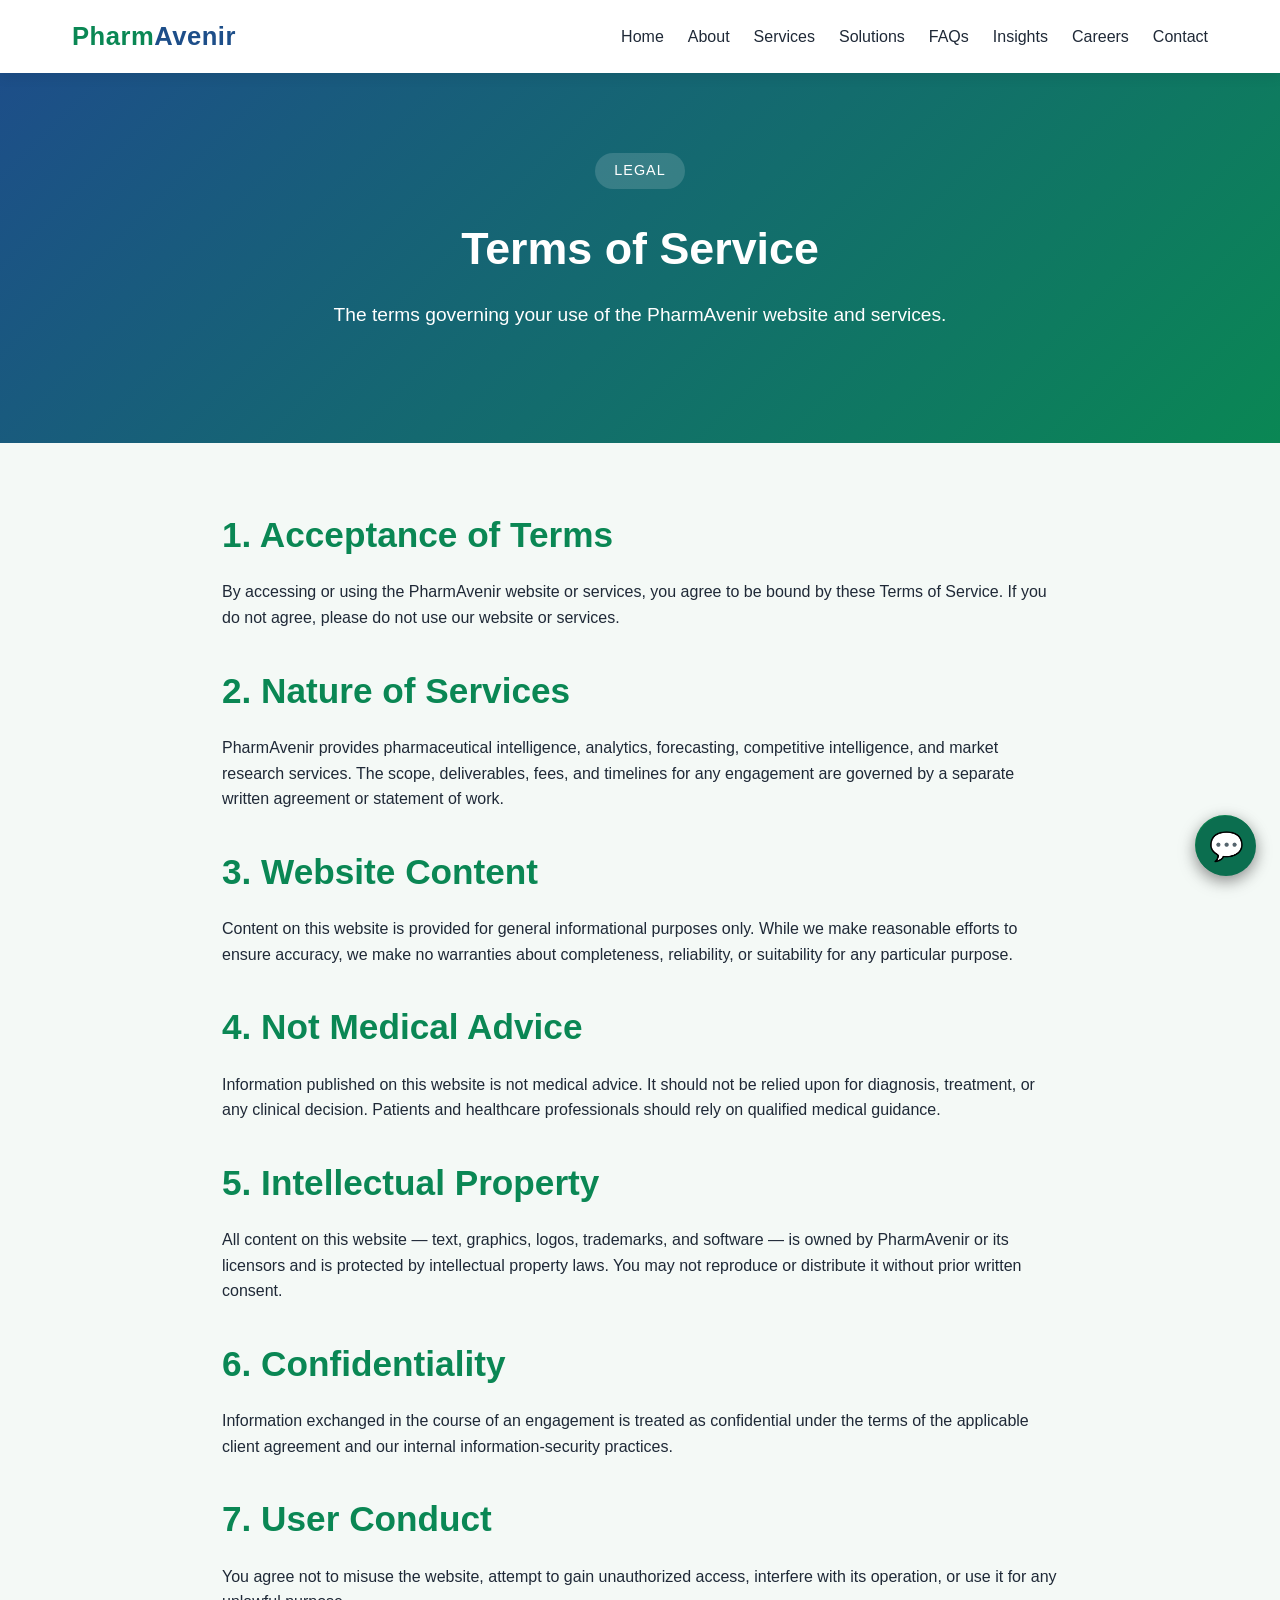
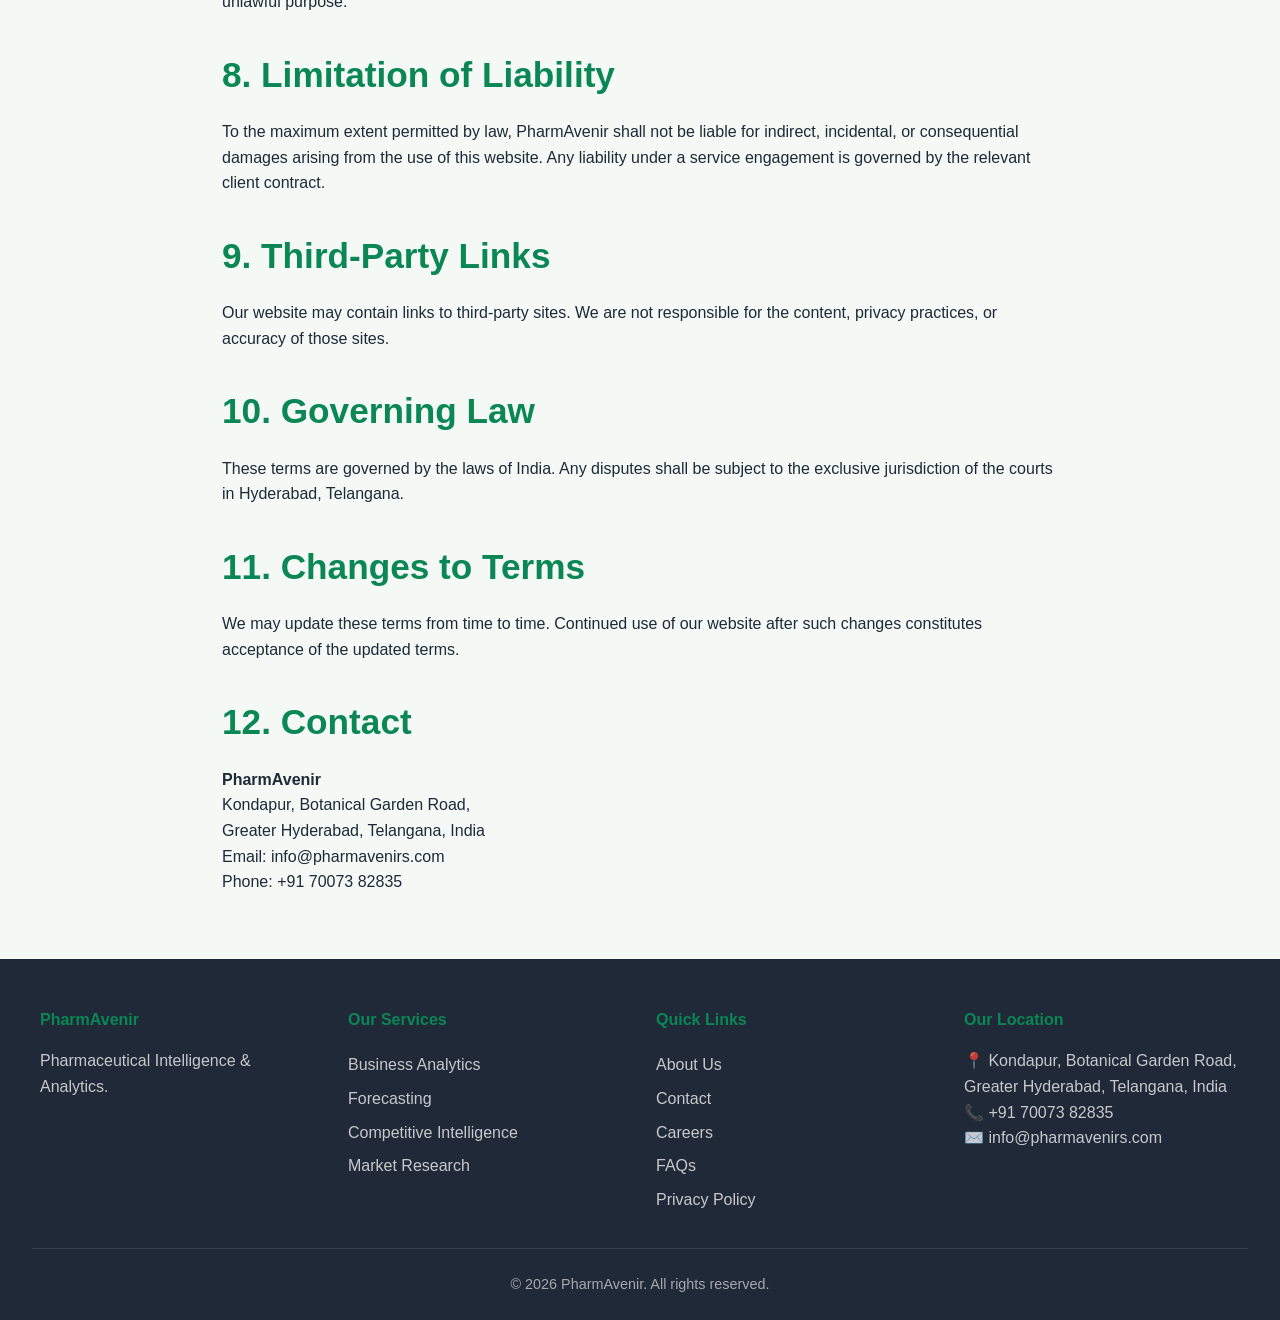
<file: terms.html>
<!DOCTYPE html>
<html lang="en">
<head>
<meta charset="UTF-8">
<meta name="viewport" content="width=device-width, initial-scale=1.0">
<title>Terms of Service — PharmAvenir</title>
<link rel="stylesheet" href="styles.css">
</head>
<body>

<header>
  <div class="nav-container">
    <a href="index.html" class="logo">Pharm<span>Avenir</span></a>
    <nav>
      <ul>
        <li><a href="index.html">Home</a></li>
        <li><a href="about.html">About</a></li>
        <li><a href="services.html">Services</a></li>
        <li><a href="products.html">Solutions</a></li>
        <li><a href="faqs.html">FAQs</a></li>
        <li><a href="blog.html">Insights</a></li>
        <li><a href="careers.html">Careers</a></li>
        <li><a href="contact.html">Contact</a></li>
      </ul>
    </nav>
  </div>
</header>

<section class="hero">
  <span class="tag">LEGAL</span>
  <h1>Terms of Service</h1>
  <p>The terms governing your use of the PharmAvenir website and services.</p>
</section>

<section class="content" style="max-width:900px;">
  <h2 style="text-align:left;">1. Acceptance of Terms</h2>
  <p>By accessing or using the PharmAvenir website or services, you agree to be bound by these Terms of Service. If you do not agree, please do not use our website or services.</p>

  <h2 style="text-align:left;margin-top:2rem;">2. Nature of Services</h2>
  <p>PharmAvenir provides pharmaceutical intelligence, analytics, forecasting, competitive intelligence, and market research services. The scope, deliverables, fees, and timelines for any engagement are governed by a separate written agreement or statement of work.</p>

  <h2 style="text-align:left;margin-top:2rem;">3. Website Content</h2>
  <p>Content on this website is provided for general informational purposes only. While we make reasonable efforts to ensure accuracy, we make no warranties about completeness, reliability, or suitability for any particular purpose.</p>

  <h2 style="text-align:left;margin-top:2rem;">4. Not Medical Advice</h2>
  <p>Information published on this website is not medical advice. It should not be relied upon for diagnosis, treatment, or any clinical decision. Patients and healthcare professionals should rely on qualified medical guidance.</p>

  <h2 style="text-align:left;margin-top:2rem;">5. Intellectual Property</h2>
  <p>All content on this website — text, graphics, logos, trademarks, and software — is owned by PharmAvenir or its licensors and is protected by intellectual property laws. You may not reproduce or distribute it without prior written consent.</p>

  <h2 style="text-align:left;margin-top:2rem;">6. Confidentiality</h2>
  <p>Information exchanged in the course of an engagement is treated as confidential under the terms of the applicable client agreement and our internal information-security practices.</p>

  <h2 style="text-align:left;margin-top:2rem;">7. User Conduct</h2>
  <p>You agree not to misuse the website, attempt to gain unauthorized access, interfere with its operation, or use it for any unlawful purpose.</p>

  <h2 style="text-align:left;margin-top:2rem;">8. Limitation of Liability</h2>
  <p>To the maximum extent permitted by law, PharmAvenir shall not be liable for indirect, incidental, or consequential damages arising from the use of this website. Any liability under a service engagement is governed by the relevant client contract.</p>

  <h2 style="text-align:left;margin-top:2rem;">9. Third-Party Links</h2>
  <p>Our website may contain links to third-party sites. We are not responsible for the content, privacy practices, or accuracy of those sites.</p>

  <h2 style="text-align:left;margin-top:2rem;">10. Governing Law</h2>
  <p>These terms are governed by the laws of India. Any disputes shall be subject to the exclusive jurisdiction of the courts in Hyderabad, Telangana.</p>

  <h2 style="text-align:left;margin-top:2rem;">11. Changes to Terms</h2>
  <p>We may update these terms from time to time. Continued use of our website after such changes constitutes acceptance of the updated terms.</p>

  <h2 style="text-align:left;margin-top:2rem;">12. Contact</h2>
  <p>
    <strong>PharmAvenir</strong><br>
    Kondapur, Botanical Garden Road,<br>
    Greater Hyderabad, Telangana, India<br>
    Email: info@pharmavenirs.com<br>
    Phone: +91 70073 82835
  </p>
</section>

<a class="chatbot-bubble" href="#" title="Chat with PharmaBot">💬</a>

<footer>
  <div class="footer-grid">
    <div><h4>PharmAvenir</h4><p style="color:rgba(255,255,255,0.75);">Pharmaceutical Intelligence & Analytics.</p></div>
    <div><h4>Our Services</h4><a href="services.html">Business Analytics</a><a href="services.html">Forecasting</a><a href="services.html">Competitive Intelligence</a><a href="services.html">Market Research</a></div>
    <div><h4>Quick Links</h4><a href="about.html">About Us</a><a href="contact.html">Contact</a><a href="careers.html">Careers</a><a href="faqs.html">FAQs</a><a href="privacy.html">Privacy Policy</a></div>
    <div><h4>Our Location</h4><p style="color:rgba(255,255,255,0.75);">📍 Kondapur, Botanical Garden Road,<br>Greater Hyderabad, Telangana, India</p><p style="color:rgba(255,255,255,0.75);">📞 +91 70073 82835</p><p style="color:rgba(255,255,255,0.75);">✉️ info@pharmavenirs.com</p></div>
  </div>
  <div class="footer-bottom">&copy; 2026 PharmAvenir. All rights reserved.</div>
</footer>

<script src="js/chatbot.js"></script>
</body>
</html>
</file>
<file: styles.css>
/* ================================
   PharmAvenir — Pharmaceutical Intelligence & Analytics
   Global Stylesheet
   ================================ */

* { margin: 0; padding: 0; box-sizing: border-box; }

:root {
  --primary: #0a8754;
  --primary-dark: #066a40;
  --accent: #1d4e89;
  --accent-light: #3a73b4;
  --light: #f4f9f6;
  --gray: #6b7280;
  --dark: #1f2937;
  --white: #ffffff;
  --shadow: 0 4px 12px rgba(0, 0, 0, 0.08);
  --radius: 8px;
}

body {
  font-family: 'Segoe UI', Tahoma, Geneva, Verdana, sans-serif;
  line-height: 1.6;
  color: var(--dark);
  background: var(--light);
}

/* ===== Header & Navigation ===== */
header {
  background: var(--white);
  box-shadow: var(--shadow);
  position: sticky;
  top: 0;
  z-index: 100;
}
.nav-container {
  max-width: 1200px;
  margin: 0 auto;
  padding: 1rem 2rem;
  display: flex;
  justify-content: space-between;
  align-items: center;
  flex-wrap: wrap;
}
.logo {
  font-size: 1.6rem;
  font-weight: 700;
  color: var(--primary);
  text-decoration: none;
  letter-spacing: 0.5px;
}
.logo span { color: var(--accent); }
nav ul {
  list-style: none;
  display: flex;
  gap: 1.5rem;
  flex-wrap: wrap;
}
nav a {
  text-decoration: none;
  color: var(--dark);
  font-weight: 500;
  transition: color 0.3s;
}
nav a:hover { color: var(--primary); }

/* ===== Hero Section ===== */
.hero {
  background: linear-gradient(135deg, var(--accent) 0%, var(--primary) 100%);
  color: var(--white);
  padding: 5rem 2rem;
  text-align: center;
}
.hero h1 {
  font-size: 2.8rem;
  margin-bottom: 1rem;
}
.hero .tag {
  display: inline-block;
  background: rgba(255,255,255,0.15);
  padding: 0.4rem 1.2rem;
  border-radius: 20px;
  font-size: 0.9rem;
  margin-bottom: 1.5rem;
  letter-spacing: 1px;
}
.hero p {
  font-size: 1.2rem;
  max-width: 800px;
  margin: 0 auto 2rem;
}
.btn {
  display: inline-block;
  padding: 0.85rem 2rem;
  background: var(--white);
  color: var(--primary);
  border-radius: var(--radius);
  text-decoration: none;
  font-weight: 600;
  transition: transform 0.3s, box-shadow 0.3s;
  border: none;
  cursor: pointer;
}
.btn:hover {
  transform: translateY(-3px);
  box-shadow: 0 8px 20px rgba(0,0,0,0.2);
}
.btn-primary {
  background: var(--primary);
  color: var(--white);
}
.btn-primary:hover { background: var(--primary-dark); }

/* ===== Sections ===== */
section.content {
  max-width: 1200px;
  margin: 0 auto;
  padding: 4rem 2rem;
}
h2 {
  font-size: 2.2rem;
  color: var(--primary);
  margin-bottom: 1rem;
  text-align: center;
}
h3 { color: var(--accent); margin: 1rem 0 0.5rem; }
.subtitle {
  text-align: center;
  color: var(--gray);
  font-size: 1.1rem;
  margin-bottom: 3rem;
  max-width: 800px;
  margin-left: auto;
  margin-right: auto;
}

/* ===== Card Grid ===== */
.grid {
  display: grid;
  grid-template-columns: repeat(auto-fit, minmax(280px, 1fr));
  gap: 2rem;
}
.card {
  background: var(--white);
  padding: 2rem;
  border-radius: var(--radius);
  box-shadow: var(--shadow);
  transition: transform 0.3s, box-shadow 0.3s;
}
.card:hover {
  transform: translateY(-5px);
  box-shadow: 0 10px 25px rgba(0,0,0,0.12);
}
.card .icon {
  font-size: 2.5rem;
  margin-bottom: 1rem;
}
.card h3 { margin-top: 0; }
.card p { color: var(--gray); margin-bottom: 0.5rem; }

.tags {
  display: flex;
  flex-wrap: wrap;
  gap: 0.5rem;
  margin-top: 1rem;
}
.tags span {
  background: var(--light);
  color: var(--primary);
  padding: 0.3rem 0.8rem;
  border-radius: 20px;
  font-size: 0.85rem;
  font-weight: 500;
  border: 1px solid #d4e8de;
}

/* ===== Lists ===== */
ul.styled {
  list-style: none;
  padding-left: 0;
}
ul.styled li {
  padding: 0.5rem 0 0.5rem 1.5rem;
  position: relative;
}
ul.styled li::before {
  content: "✓";
  color: var(--primary);
  font-weight: bold;
  position: absolute;
  left: 0;
}

/* ===== Process Steps ===== */
.process {
  display: grid;
  grid-template-columns: repeat(auto-fit, minmax(260px, 1fr));
  gap: 2rem;
}
.process .step {
  background: var(--white);
  padding: 2rem;
  border-radius: var(--radius);
  box-shadow: var(--shadow);
  text-align: center;
  position: relative;
}
.process .num {
  background: var(--primary);
  color: var(--white);
  width: 50px;
  height: 50px;
  border-radius: 50%;
  display: inline-flex;
  align-items: center;
  justify-content: center;
  font-weight: 700;
  font-size: 1.3rem;
  margin-bottom: 1rem;
}

/* ===== FAQ ===== */
.faq-item {
  background: var(--white);
  margin-bottom: 1rem;
  padding: 1.5rem 2rem;
  border-radius: var(--radius);
  border-left: 4px solid var(--primary);
  box-shadow: var(--shadow);
}
.faq-item h3 {
  color: var(--accent);
  margin-bottom: 0.5rem;
}

/* ===== Forms ===== */
.form-container {
  max-width: 700px;
  margin: 0 auto;
  background: var(--white);
  padding: 2.5rem;
  border-radius: var(--radius);
  box-shadow: var(--shadow);
}
.form-group { margin-bottom: 1.2rem; }
label {
  display: block;
  font-weight: 600;
  margin-bottom: 0.4rem;
  color: var(--dark);
}
input, textarea, select {
  width: 100%;
  padding: 0.75rem;
  border: 1px solid #d1d5db;
  border-radius: var(--radius);
  font-size: 1rem;
  font-family: inherit;
}
textarea { resize: vertical; min-height: 120px; }
input:focus, textarea:focus, select:focus {
  outline: none;
  border-color: var(--primary);
  box-shadow: 0 0 0 3px rgba(10,135,84,0.1);
}

/* ===== Stats Banner ===== */
.stats {
  background: var(--accent);
  color: var(--white);
  padding: 3rem 2rem;
}
.stats .grid { text-align: center; max-width: 1200px; margin: 0 auto; }
.stats h3 {
  font-size: 2.5rem;
  color: var(--white);
}
.stats p { color: rgba(255,255,255,0.85); }

/* ===== Footer ===== */
footer {
  background: var(--dark);
  color: var(--white);
  padding: 3rem 2rem 1.5rem;
}
.footer-grid {
  max-width: 1200px;
  margin: 0 auto;
  display: grid;
  grid-template-columns: repeat(auto-fit, minmax(200px, 1fr));
  gap: 2rem;
  margin-bottom: 2rem;
}
.footer-grid h4 {
  color: var(--primary);
  margin-bottom: 1rem;
}
.footer-grid a {
  color: rgba(255,255,255,0.75);
  text-decoration: none;
  display: block;
  padding: 0.25rem 0;
}
.footer-grid a:hover { color: var(--white); }
.footer-bottom {
  border-top: 1px solid rgba(255,255,255,0.1);
  padding-top: 1.5rem;
  text-align: center;
  color: rgba(255,255,255,0.6);
  font-size: 0.9rem;
}

/* ===== Chatbot Bubble ===== */
.chatbot-bubble {
  position: fixed;
  bottom: 25px;
  right: 25px;
  background: var(--primary);
  color: var(--white);
  width: 60px;
  height: 60px;
  border-radius: 50%;
  display: flex;
  align-items: center;
  justify-content: center;
  font-size: 1.6rem;
  cursor: pointer;
  box-shadow: 0 6px 18px rgba(0,0,0,0.25);
  z-index: 999;
  transition: transform 0.3s;
  text-decoration: none;
}
.chatbot-bubble:hover { transform: scale(1.1); }

/* ===== Tables ===== */
table {
  width: 100%;
  border-collapse: collapse;
  background: var(--white);
  border-radius: var(--radius);
  overflow: hidden;
  box-shadow: var(--shadow);
}
th, td {
  padding: 1rem;
  text-align: left;
  border-bottom: 1px solid #e5e7eb;
}
th { background: var(--primary); color: var(--white); }

/* ===== Responsive ===== */
@media (max-width: 768px) {
  .hero h1 { font-size: 2rem; }
  nav ul { gap: 0.8rem; font-size: 0.9rem; }
  .nav-container { padding: 1rem; }
}
</file>
